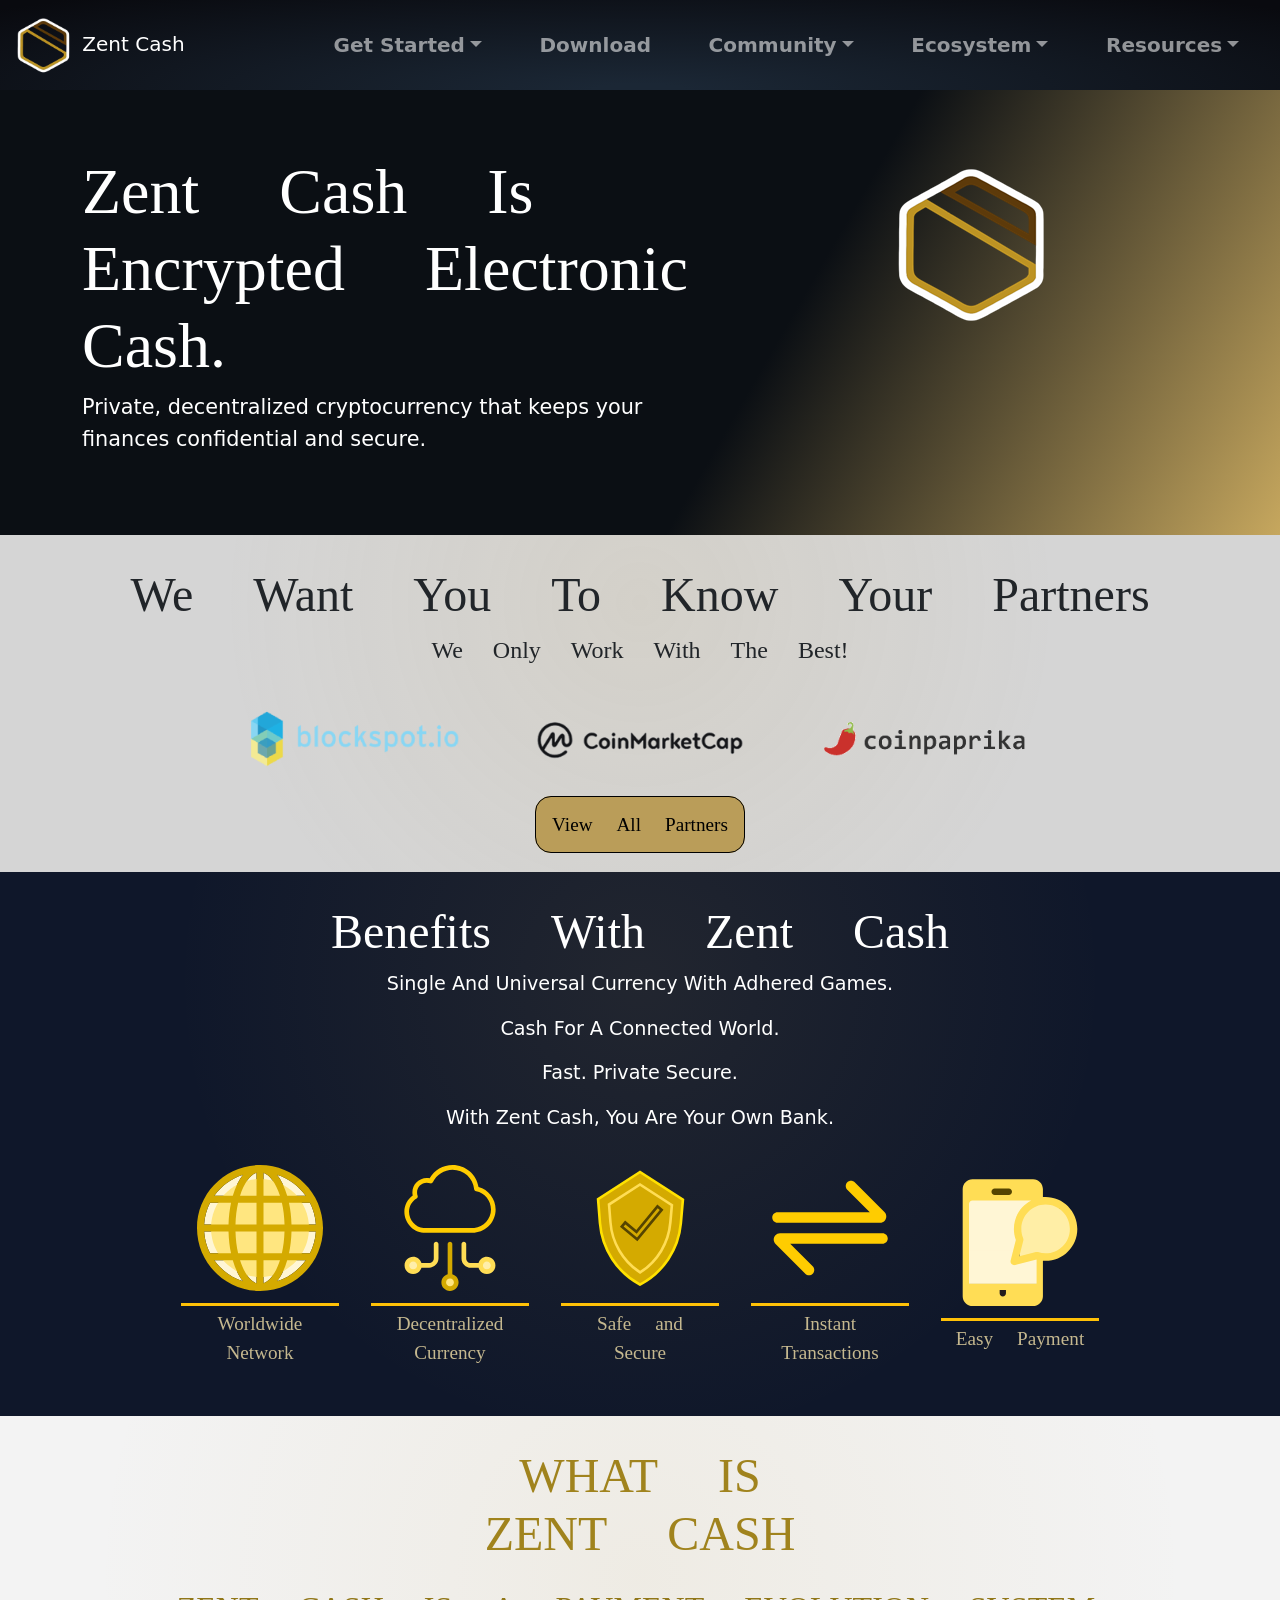
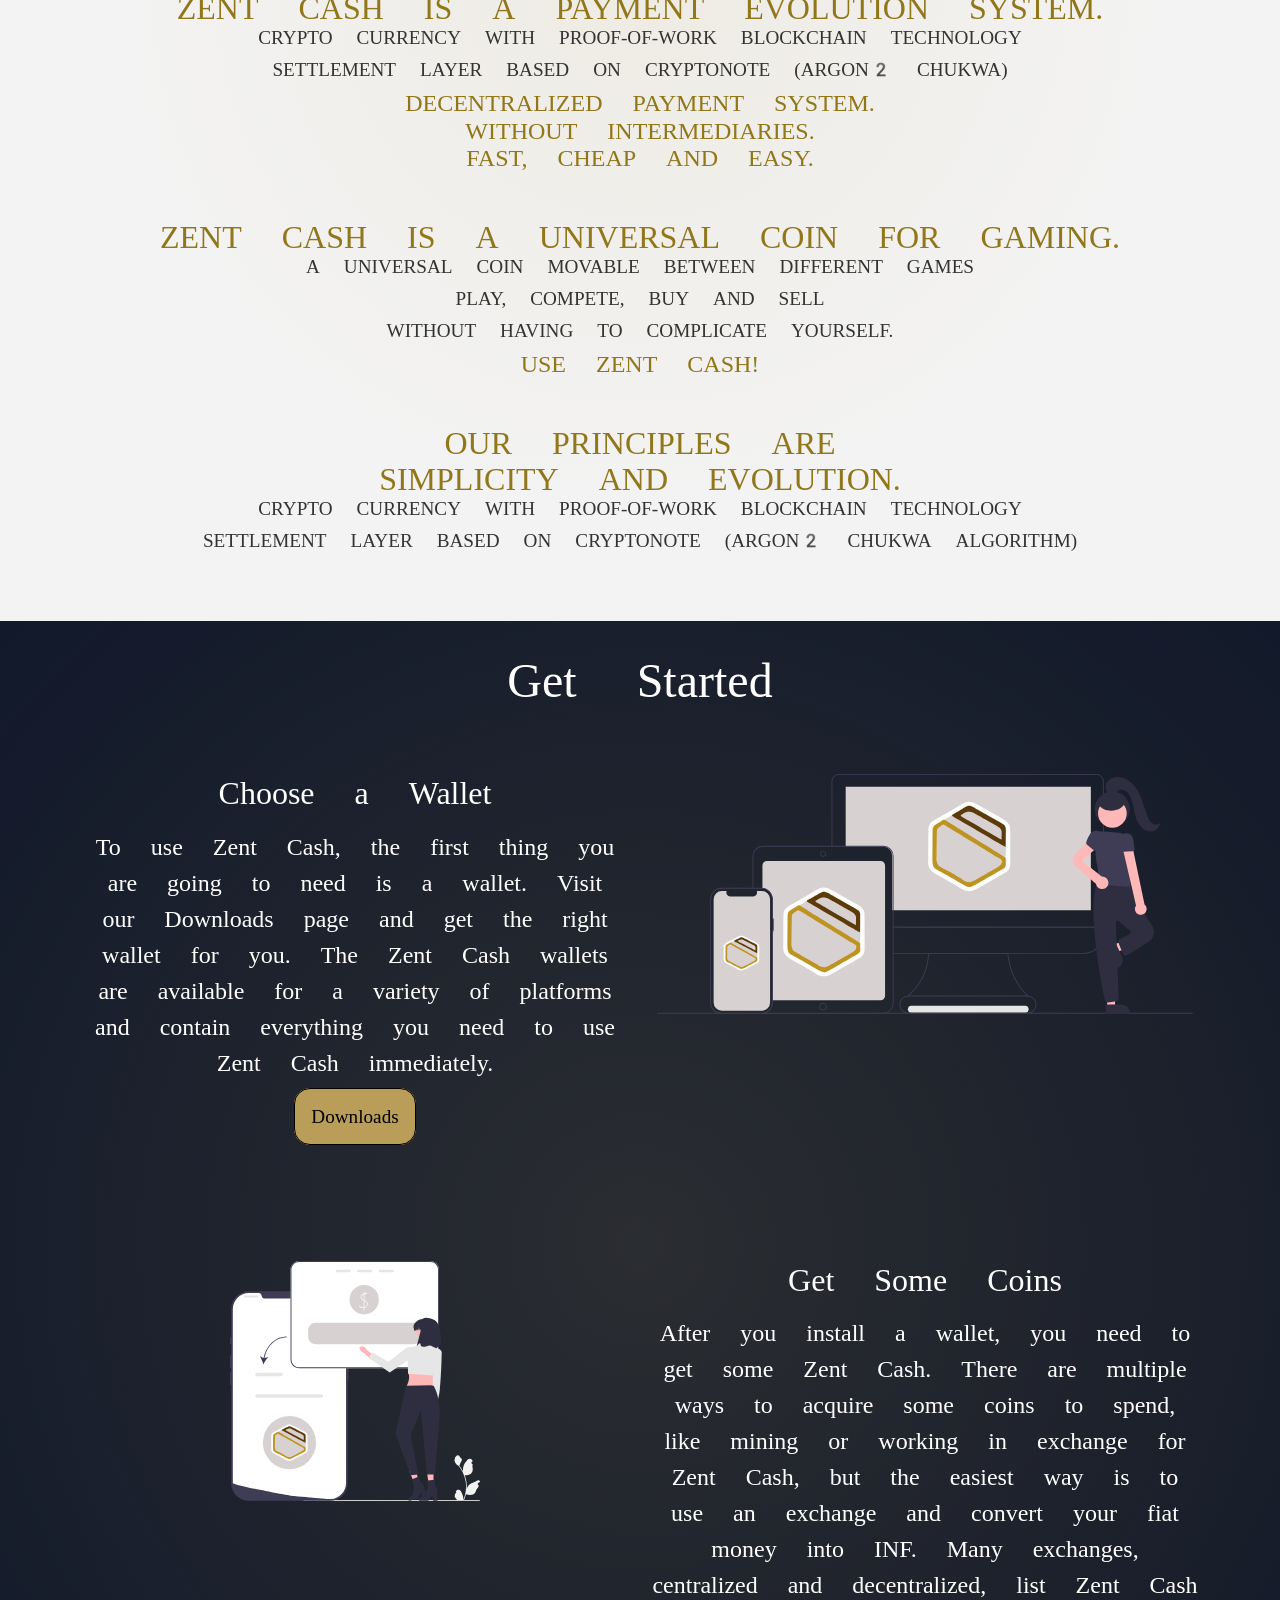
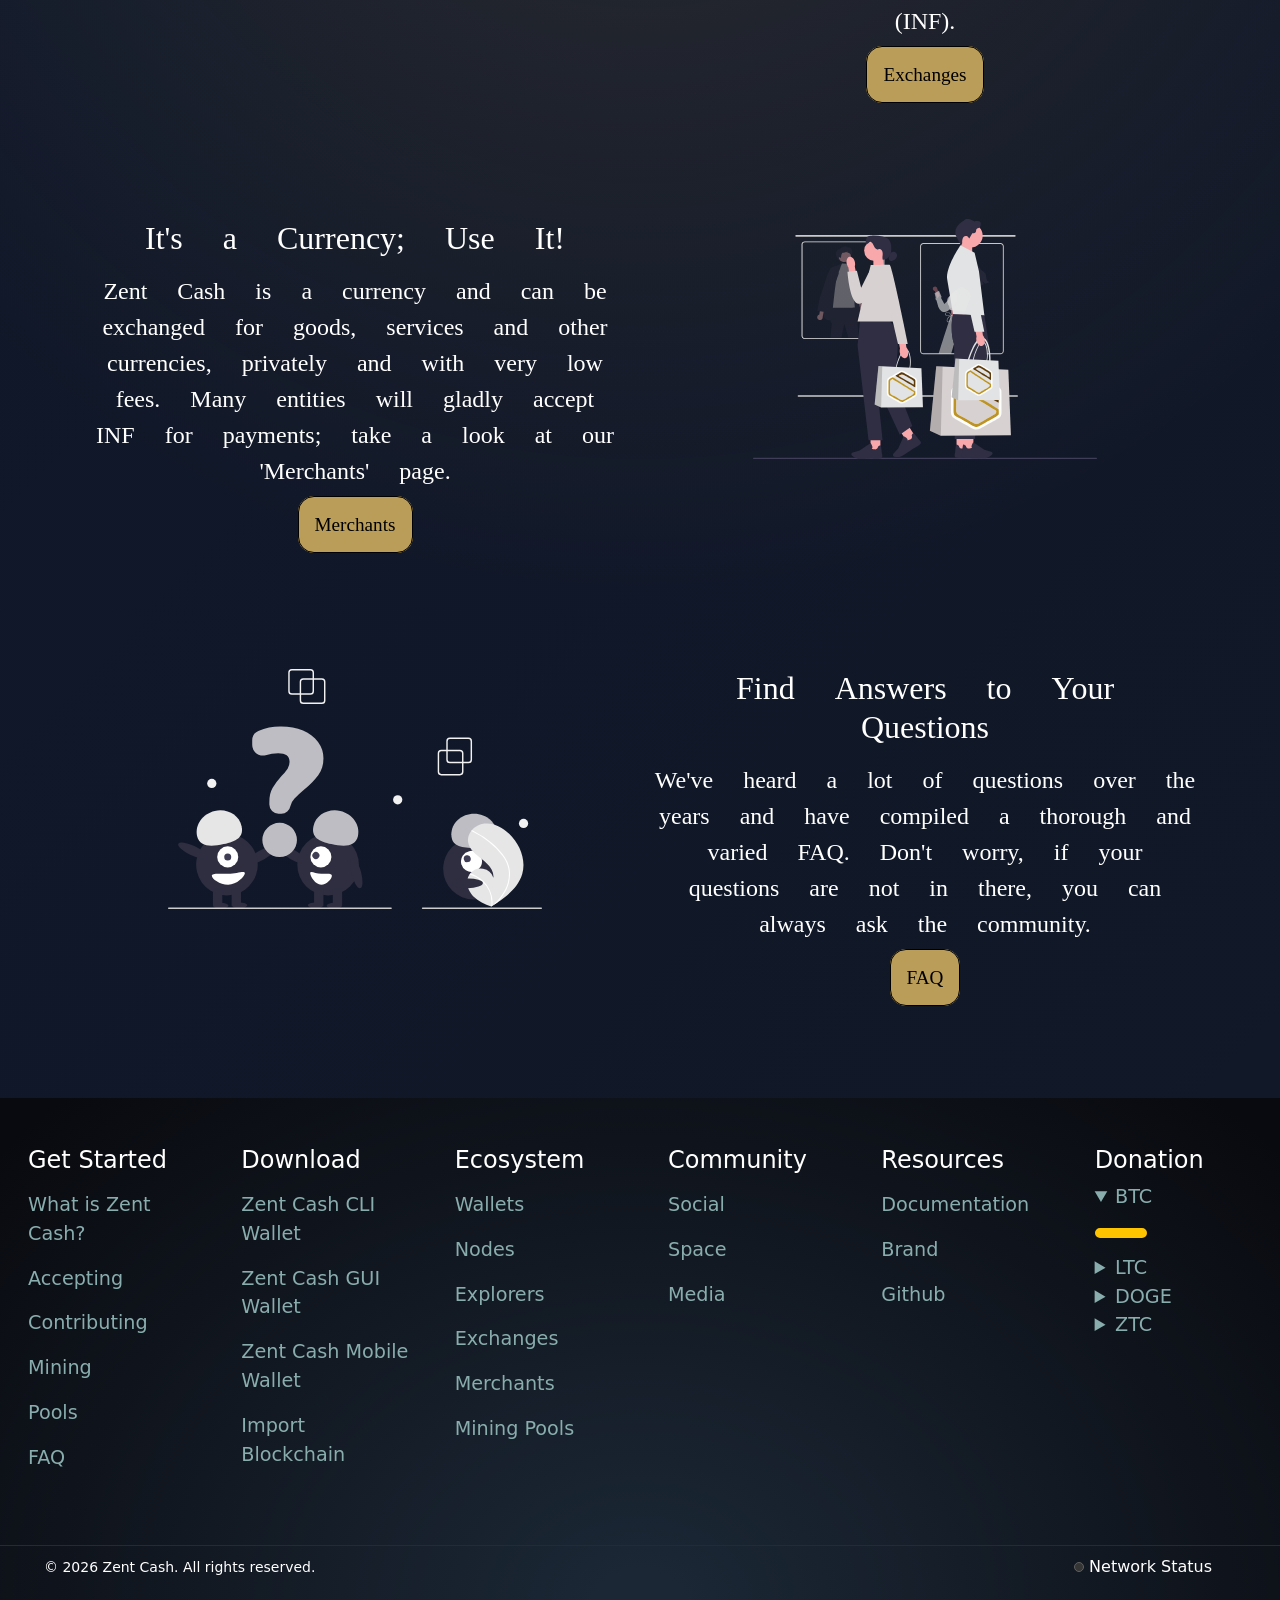
<file: index.html>
<!DOCTYPE html>
<html lang="en">
    <head>
      <meta charset="UTF-8"/>
      <meta name="viewport" content="width=device-width, initial-scale=1.0"/>
      <meta name="title" content="Zent Cash | Global Decentralized Payment Network For The Gaming World"/>
      <meta name="description" content="Zent Cash is a digital currency that you can spend anywhere. Use Zent Cash to make secure, instant and private payments online or in any store using our secure open source platform hosted by thousands of users worldwide."/>
      <meta name="keywords" content="Zent, Zent Cash, digital currency, secure currency, instant payment, spend anywhere, payment online, private payment, cryptocurrency, wallet, wallet mobile, anonymous transactions, blockchain, e-sports, crypto-games, games-crypto, games, crypto, ecommerce, e-commerce, your bank, your money, for everyone"/>
      <meta property="og:title" content="Zent Cash | Global Decentralized Payment Network For The Gaming World"/>
      <meta property="og:description" content="Zent Cash is a digital currency that you can spend anywhere. Use Zent Cash to make secure, instant and private payments online or in any store using our secure open source platform hosted by thousands of users worldwide."/>
      <meta property="og:image" content="https://www.zent.cash/assets/img/zentcash.jpg"/>
      <meta property="og:url" content="https://www.zent.cash"/>
      <meta property="og:site_name" content="Zent Cash | Global Decentralized Payment Network For The Gaming World"/>
      <meta property="og:locale" content="en_US"/>
      <meta property="og:type" content="article"/>
      <meta http-equiv="Content-Security-Policy" content="default-src 'self'; connect-src 'self' https://explorer.zent.cash">
      <link rel="shortcut icon" href="assets/img/icons/favicon.ico" type="image/x-icon">
      <link rel="apple-touch-icon" href="assets/img/icons/apple-touch-icon.png"/>
      <link rel="apple-touch-icon" sizes="57x57" href="assets/img/icons/apple-touch-icon-57x57.png"/>
      <link rel="apple-touch-icon" sizes="72x72" href="assets/img/icons/apple-touch-icon-72x72.png"/>
      <link rel="apple-touch-icon" sizes="76x76" href="assets/img/icons/apple-touch-icon-76x76.png"/>
      <link rel="apple-touch-icon" sizes="114x114" href="assets/img/icons/apple-touch-icon-114x114.png"/>
      <link rel="apple-touch-icon" sizes="120x120" href="assets/img/icons/apple-touch-icon-120x120.png"/>
      <link rel="apple-touch-icon" sizes="144x144" href="assets/img/icons/apple-touch-icon-144x144.png"/>
      <link rel="apple-touch-icon" sizes="152x152" href="assets/img/icons/apple-touch-icon-152x152.png"/>
      <link rel="apple-touch-icon" sizes="180x180" href="assets/img/icons/apple-touch-icon-180x180.png"/>
      <link rel="stylesheet" href="assets/vendors/bootstrap/css/bootstrap.min.css"/>
      <link rel="stylesheet" href="assets/css/global.css"/>
      <link rel="stylesheet" href="assets/css/homepage.css"/>
      <link rel="stylesheet" href="assets/css/effects.min.css">   
      <title>Zent Cash | Global Decentralized Payment Network For The Gaming World</title>
    </head>
    <body>

    <!-- Menu Classic Init-->
    <nav class="navbar sticky-top navbar-expand-lg bg-body-tertiary" data-bs-theme="dark">
      <div class="container-fluid">
        <a class="navbar-brand" href="/"><img  alt="zentcash-logo" loading="lazy" src="/assets/img/icons/logo.webp" alt="Zent Cash" width="64" height="64"> Zent Cash</a>
        <button class="navbar-toggler" type="button" data-bs-toggle="collapse" data-bs-target="#navbarNavDropdown" aria-controls="navbarNavDropdown" aria-expanded="false" aria-label="Toggle navigation">
          <span class="navbar-toggler-icon"></span>
        </button>
        <div class="collapse navbar-collapse" id="navbarNavDropdown">
          <ul class="navbar-nav">
            <li class="nav-item dropdown">
              <a class="nav-link dropdown-toggle" role="menu" data-bs-toggle="dropdown" aria-expanded="false">Get Started</a>
              <ul class="dropdown-menu">
                <li><a class="dropdown-item" href="/get-started/what-is-zentcash/">What is Zent Cash?</a></li>
                <li><a class="dropdown-item" href="/get-started/accepting/">Accepting</a></li>
                <li><a class="dropdown-item" href="/get-started/contributing/">Contributing</a></li>
                <li><a class="dropdown-item" href="/get-started/mining/">Mining</a></li>

              </ul>
            </li>
            <li class="nav-item">
              <a class="nav-link" href="/download">Download</a>
            </li>
            <li class="nav-item dropdown">
              <a class="nav-link dropdown-toggle" role="menu" data-bs-toggle="dropdown" aria-expanded="false">Community</a>
              <ul class="dropdown-menu">
                <li><a class="dropdown-item" href="/community/social/">Social</a></li>
                <li><a class="dropdown-item" href="/community/space/">Space</a></li>
                <li><a class="dropdown-item" href="/community/media/">Media</a></li>
              </ul>
            </li>
            <li class="nav-item dropdown">
              <a class="nav-link dropdown-toggle" role="menu" data-bs-toggle="dropdown" aria-expanded="false">Ecosystem</a>
              <ul class="dropdown-menu">
                <li><a class="dropdown-item" href="/ecosystem/wallets/">Wallets</a></li>
                <li><a class="dropdown-item" href="/ecosystem/nodes/">Nodes</a></li>                
                <li><a class="dropdown-item" href="/ecosystem/explorers/">Explorers</a></li>
                <li><a class="dropdown-item" href="/ecosystem/exchanges/">Exchanges</a></li>
                <li><a class="dropdown-item" href="/ecosystem/merchants/">Merchants</a></li>
                <li><a class="dropdown-item" href="/ecosystem/mining-pools/">Mining Pools</a></li>
              </ul>
            </li>
            <li class="nav-item dropdown">
              <a class="nav-link dropdown-toggle" role="menu" data-bs-toggle="dropdown" aria-expanded="false">Resources</a>
              <ul class="dropdown-menu">
                <li><a class="dropdown-item" target="_blank" href="https://docs.zent.cash/">Documentation</a></li>
                <li><a class="dropdown-item" target="_blank" href="https://github.com/ZentCashFoundation">Github</a></li>
              </ul>
            </li>
          </ul>
        </div>
      </div>
    </nav>
    <!-- Menu Classic End-->

      <section class="zentcash-presentation">
          <div class="container">
            <div class="row"> 
                <div class="col-12 col-sm-12 col-md-12 col-lg-7">                
                    <h1 class="zentcash-presentation-title">Zent Cash is encrypted electronic cash.</h1>
                    <p class="zentcash-presentation-description">Private, decentralized cryptocurrency that keeps your finances confidential and secure.</p>
                </div>
                <div class="col-12 col-sm-12 col-md-12 col-lg-5">
                  <div class="zentcash-presentation-image">
                    <img loading="lazy" src="/assets/img/icons/apple-touch-icon-180x180.png" alt="Zent Cash">
                  </div>  
                </div>
            </div>
          </div>
      </section>

      <section class="zentcash-partners">
          <div class="container">
            <div class="row flex-justify-content"> 
                <div class="col-12 col-sm-12 col-md-12 col-lg-12">                
                    <h1 class="zentcash-partners-title">We want you to know your partners</h1>
                    <p class="zentcash-partners-description">We only work with the best!</p>
                </div>
                <div class="col-12 col-sm-3 col-md-3 col-lg-3">
                    <img loading="lazy" src="/assets/img/partners/blockspot.png" alt="Blockspot">              
                </div>
                <div class="col-12 col-sm-3 col-md-3 col-lg-3">
                    <img loading="lazy" src="/assets/img/partners/coinmarketcap.png" alt="CoinMarketCap">              
                </div>
                <div class="col-12 col-sm-3 col-md-3 col-lg-3">
                    <img loading="lazy" src="/assets/img/partners/coinpaprika.png" alt="Zent Cash">              
                </div>
                <div class="col-12 col-sm-12 col-md-12 col-lg-12">
                  <div class="zentcash-partners-view-all-buttom-container">                
                      <a class="zentcash-partners-view-all-buttom" href="#">View All Partners</a>
                  </div>    
                </div>                                 
            </div>
          </div>
      </section>

      <section class="zentcash-features">
          <div class="container">
            <div class="row flex-justify-content"> 
                <div class="col-12 col-sm-12 col-md-12 col-lg-12">                
                    <h1 class="zentcash-features-title">Benefits with zent cash</h1>
                    <p class="zentcash-features-description">Single and universal currency with adhered games.</p>
                    <p class="zentcash-features-description">Cash for a connected world.</p>
                    <p class="zentcash-features-description"> Fast. Private Secure.</p>
                    <p class="zentcash-features-description">With Zent Cash, You Are Your Own Bank.</p>
                </div>
              
                <div class="col-12 col-sm-6 col-md-4 col-lg-2 feature-item">
                    <img loading="lazy" src="/assets/img/features/worldwidenetwork.svg" alt="Worldwide Network">
                    <div class="feature-title">Worldwide Network</div>             
                </div>
                <div class="col-12 col-sm-6 col-md-4 col-lg-2 feature-item">
                    <img loading="lazy" src="/assets/img/features/decentralizedcurrency.svg" alt="Decentralized Currency">
                    <div class="feature-title">Decentralized Currency</div> 
                </div>
                <div class="col-12 col-sm-6 col-md-4 col-lg-2 feature-item">
                    <img loading="lazy" src="/assets/img/features/safeandsecure.svg" alt="Safe and Secure">
                    <div class="feature-title">Safe and Secure</div>              
                </div>
                <div class="col-12 col-sm-6 col-md-4 col-lg-2 feature-item">
                    <img loading="lazy" src="/assets/img/features/instanttransactions.svg" alt="Instant Transactions">
                    <div class="feature-title">Instant Transactions</div>              
                </div>
                <div class="col-12 col-sm-6 col-md-4 col-lg-2 feature-item">
                    <img loading="lazy" src="/assets/img/features/easypayment2.svg" alt="Easy Payment">
                    <div class="feature-title">Easy Payment</div>              
                </div>

            </div>
          </div>
      </section>

       <section class="zentcash-works">
          <div class="container">
            <div class="row"> 
                <div class="col-12 col-sm-12 col-md-12 col-lg-12">                
                    <h1 class="zentcash-works-title">What is <br> zent cash</h1>
                    <div class="zentcash-works-item">
                        <h2 class="zentcash-works-subtitle">Zent Cash is a payment evolution system.</h2>
                        <p class="zentcash-works-description">Crypto currency with proof-of-work blockchain technology</p>
                        <p class="zentcash-works-description">Settlement layer based on cryptonote (argon2 chukwa)</p>
                        <h3 class="zentcash-works-subtitle">Decentralized payment system.</h3>
                        <h3 class="zentcash-works-subtitle">Without intermediaries.</h3>
                        <h3 class="zentcash-works-subtitle">Fast, cheap and easy.</h3>
                    </div>
                    <div class="zentcash-works-item">
                        <h2 class="zentcash-works-subtitle">Zent Cash is a universal coin for gaming.</h2>
                        <p class="zentcash-works-description">A universal coin movable between different games</p>
                        <p class="zentcash-works-description">Play, compete, buy and sell</p>
                        <p class="zentcash-works-description">Without having to complicate yourself.</p>
                        <h3 class="zentcash-works-subtitle">Use Zent Cash!</h3>
                    </div>
                    <div class="zentcash-works-item">
                        <h2 class="zentcash-works-subtitle">Our principles are</h2>
                        <h2 class="zentcash-works-subtitle">Simplicity and evolution.</h2>
                        <p class="zentcash-works-description">Crypto currency with proof-of-work blockchain technology</p>
                        <p class="zentcash-works-description">Settlement layer based on cryptonote (argon2 chukwa algorithm)</p>
                    </div>                    
                </div>
            </div>
          </div>
      </section>

      <section class="zentcash-get-started">
          <div class="container">
            <div class="row flex-justify-content"> 
              <h1 class="zentcash-get-started-title"><span>Get Started</span></h1>
          
              <div class="col-12">
                <div class="row">
                  <div class="col-12 col-sm-12 col-md-12 col-lg-6 zentcash-get-started-item">
                    <div>
                      <h5>Choose a Wallet</h5>
                      <p>To use Zent Cash, the first thing you are going to need is a wallet. Visit our Downloads page and get the right wallet for you. The Zent Cash wallets are available for a variety of platforms and contain everything you need to use Zent Cash immediately.</p> 
                      <p><a href="/download/" class="button-homepage-get-started">Downloads</a></p>    
                    </div>
                  </div>
                  <div class="col-12 col-sm-12 col-md-12 col-lg-6 zentcash-get-started-item">
                    <div class="image-center">
                      <img alt="choose-wallet" loading="lazy" src="assets/img/get-started/choose-wallet.svg">   
                    </div>
                  </div>
                </div>
              </div>

              <div class="col-12">
                <div class="row row-reverse-flex">    
                  <div class="col-12 col-sm-12 col-md-12 col-lg-6 zentcash-get-started-item">
                    <div>
                      <h5>Get Some Coins</h5>
                      <p>After you install a wallet, you need to get some Zent Cash. There are multiple ways to acquire some coins to spend, like mining or working in exchange for Zent Cash, but the easiest way is to use an exchange and convert your fiat money into INF. Many exchanges, centralized and decentralized, list Zent Cash (INF).</p> 
                      <p><a href="/ecosystem/exchanges/" class="button-homepage-get-started">Exchanges</a></p>    
                    </div>
                  </div>
                  <div class="col-12 col-sm-12 col-md-12 col-lg-6 zentcash-get-started-item">
                    <div class="image-center">
                      <img alt="exchange-dolar" loading="lazy" src="assets/img/get-started/exchange-dolar.svg">   
                    </div>
                  </div>
                </div>
              </div>

              <div class="col-12">
                <div class="row">    
                  <div class="col-12 col-sm-12 col-md-12 col-lg-6 zentcash-get-started-item">
                    <div>
                      <h5>It's a Currency; Use It!</h5>
                      <p>Zent Cash is a currency and can be exchanged for goods, services and other currencies, privately and with very low fees. Many entities will gladly accept INF for payments; take a look at our 'Merchants' page.</p> 
                      <p><a href="/ecosystem/merchants/" class="button-homepage-get-started">Merchants</a></p>    
                    </div>
                  </div>
                  <div class="col-12 col-sm-12 col-md-12 col-lg-6 zentcash-get-started-item">
                    <div class="image-center">
                      <img alt="accepted-here" loading="lazy" src="assets/img/get-started/accepted-here.svg">
                    </div>
                  </div>
                </div>
              </div>

              <div class="col-12">
                <div class="row row-reverse-flex">      
                  <div class="col-12 col-sm-12 col-md-12 col-lg-6 zentcash-get-started-item">
                    <div>
                      <h5>Find Answers to Your Questions</h5>
                      <p>We've heard a lot of questions over the years and have compiled a thorough and varied FAQ. Don't worry, if your questions are not in there, you can always ask the community.</p> 
                      <p><a href="/get-started/faq/" class="button-homepage-get-started">FAQ</a></p>    
                    </div>
                  </div>
                  <div class="col-12 col-sm-12 col-md-12 col-lg-6 zentcash-get-started-item">
                    <div class="image-center">
                      <img alt="faq" loading="lazy" src="assets/img/get-started/faq.svg">
                    </div>
                  </div>    
                </div>
              </div>
                               
            </div>
          </div>
      </section>



        <footer class="footer">
          <div class="footer-menus">
            <div class="container">
                <div class="row">
                    <div class="col-6 col-sm-6 col-md-6 col-lg-4 col-xl-2">
                      <div class="footer-menu">
                        <h4>Get Started</h4>
                        <a class="footer-item" href="/get-started/what-is-zentcash">What is Zent Cash?</a>
                        <a class="footer-item" href="/get-started/accepting">Accepting</a>
                        <a class="footer-item" href="/get-started/contributing">Contributing</a>
                        <a class="footer-item" href="/get-started/mining">Mining</a>
                        <a class="footer-item" href="/get-started/pools">Pools</a>
                        <a class="footer-item" href="/get-started/faq">FAQ</a>
                      </div>
                    </div>
                    <div class="col-6 col-sm-6 col-md-6 col-lg-4 col-xl-2">
                      <div class="footer-menu">
                        <h4>Download</h4>
                        <a class="footer-item" href="/download/#zentcash-cli-wallet">Zent Cash CLI Wallet</a>
                        <a class="footer-item" href="/download/#zentcash-gui-wallet">Zent Cash GUI Wallet</a>
                        <a class="footer-item" href="/download/#zentcash-mobile-and-light-wallet">Zent Cash Mobile Wallet</a>
                        <a class="footer-item" href="/download/#zentcash-import-blockchain">Import Blockchain</a>
                      </div>  
                    </div>
                    <div class="col-6 col-sm-6 col-md-6 col-lg-4 col-xl-2">
                      <div class="footer-menu">
                        <h4>Ecosystem</h4>
                        <a class="footer-item" href="/ecosystem/wallets">Wallets</a>
                        <a class="footer-item" href="/ecosystem/nodes">Nodes</a>
                        <a class="footer-item" href="/ecosystem/explorers">Explorers</a>
                        <a class="footer-item" href="/ecosystem/exchanges">Exchanges</a>
                        <a class="footer-item" href="/ecosystem/merchants">Merchants</a>
                        <a class="footer-item" href="/ecosystem/mining-pools">Mining Pools</a>
                      </div>  
                    </div>
                    <div class="col-6 col-sm-6 col-md-6 col-lg-4 col-xl-2">
                      <div class="footer-menu">
                        <h4>Community</h4>
                        <a class="footer-item" href="/community/social">Social</a>
                        <a class="footer-item" href="/community/space">Space</a>
                        <a class="footer-item" href="/community/media">Media</a>
                      </div>  
                    </div>
                    <div class="col-6 col-sm-6 col-md-6 col-lg-4 col-xl-2">
                      <div class="footer-menu">
                        <h4>Resources</h4>
                        <a class="footer-item" target="_blank" href="https://docs.zent.cash/">Documentation</a>
                        <a class="footer-item" target="_blank" href="https://github.com/ZentCashFoundation/brand">Brand</a>
                        <a class="footer-item" target="_blank" href="https://github.com/ZentCashFoundation">Github</a>
                      </div>  
                    </div>
                    <div class="col-6 col-sm-6 col-md-6 col-lg-4 col-xl-2">
                      <div class="footer-menu">
                        <h4>Donation</h4>
                        <details open>
                            <summary>BTC</summary>
                            <div class="donation-qr">
                              <img class="btc" loading="lazy" src="/assets/img/donations/btc-qr.webp" alt="BTC QR Code">
                            </div>  
                        </details>
                        <details>
                            <summary>LTC</summary>
                            <div class="donation-qr">
                              <img class="ltc" loading="lazy" src="/assets/img/donations/ltc-qr.webp" alt="LTC QR Code">
                            </div>  
                        </details>
                        <details>
                            <summary>DOGE</summary>
                            <div class="donation-qr">
                              <img class="doge" loading="lazy" src="/assets/img/donations/doge-qr.webp" alt="DOGE QR Code">
                            </div>  
                        </details>                        
                        <details>
                            <summary>ZTC</summary>
                            <div class="donation-qr">
                              <img class="ztc" loading="lazy" src="/assets/img/donations/ztc-qr.webp" alt="ZTC QR Code">
                            </div>  
                        </details>
                      </div>  
                    </div>
                </div>         
            </div>
          </div>  
            <div class="container">
                <div class="row flex-justify-content">
                    <div class="col-6">
                        <p class="copyright">&copy; <span id="currentyear">2026</span> Zent Cash. All rights reserved.</p>
                    </div>
                    <div class="col-6">
                      <div class="networkStatusMenu">
                        <p class="networkStatus"><span id="networkStatus"></span> Network Status</p>
                        <div class="blockchaininfo">
                          <p>Height: <span id="height">...</p>
                          <p>Mempool: <span id="mempool">...<p>
                          <p>TXs: <span id="txsCount">...<p>
                          <p>Peers: <span id="peersCount">...</p>  
                        </div>
                      </div>  
                    </div>
                </div>         
            </div>
        </footer>

        <!-- Basic Script -->
        <script type="text/javascript" src="assets/vendors/jquery/jquery.min.js"></script>
        <script type="text/javascript" src="assets/vendors/bootstrap/js/bootstrap.bundle.min.js"></script>
        <script type="text/javascript" src="assets/js/global.js"></script>
        <script type="text/javascript" src="assets/js/schema-organization.js"></script>
    </body>
</html>
</file>
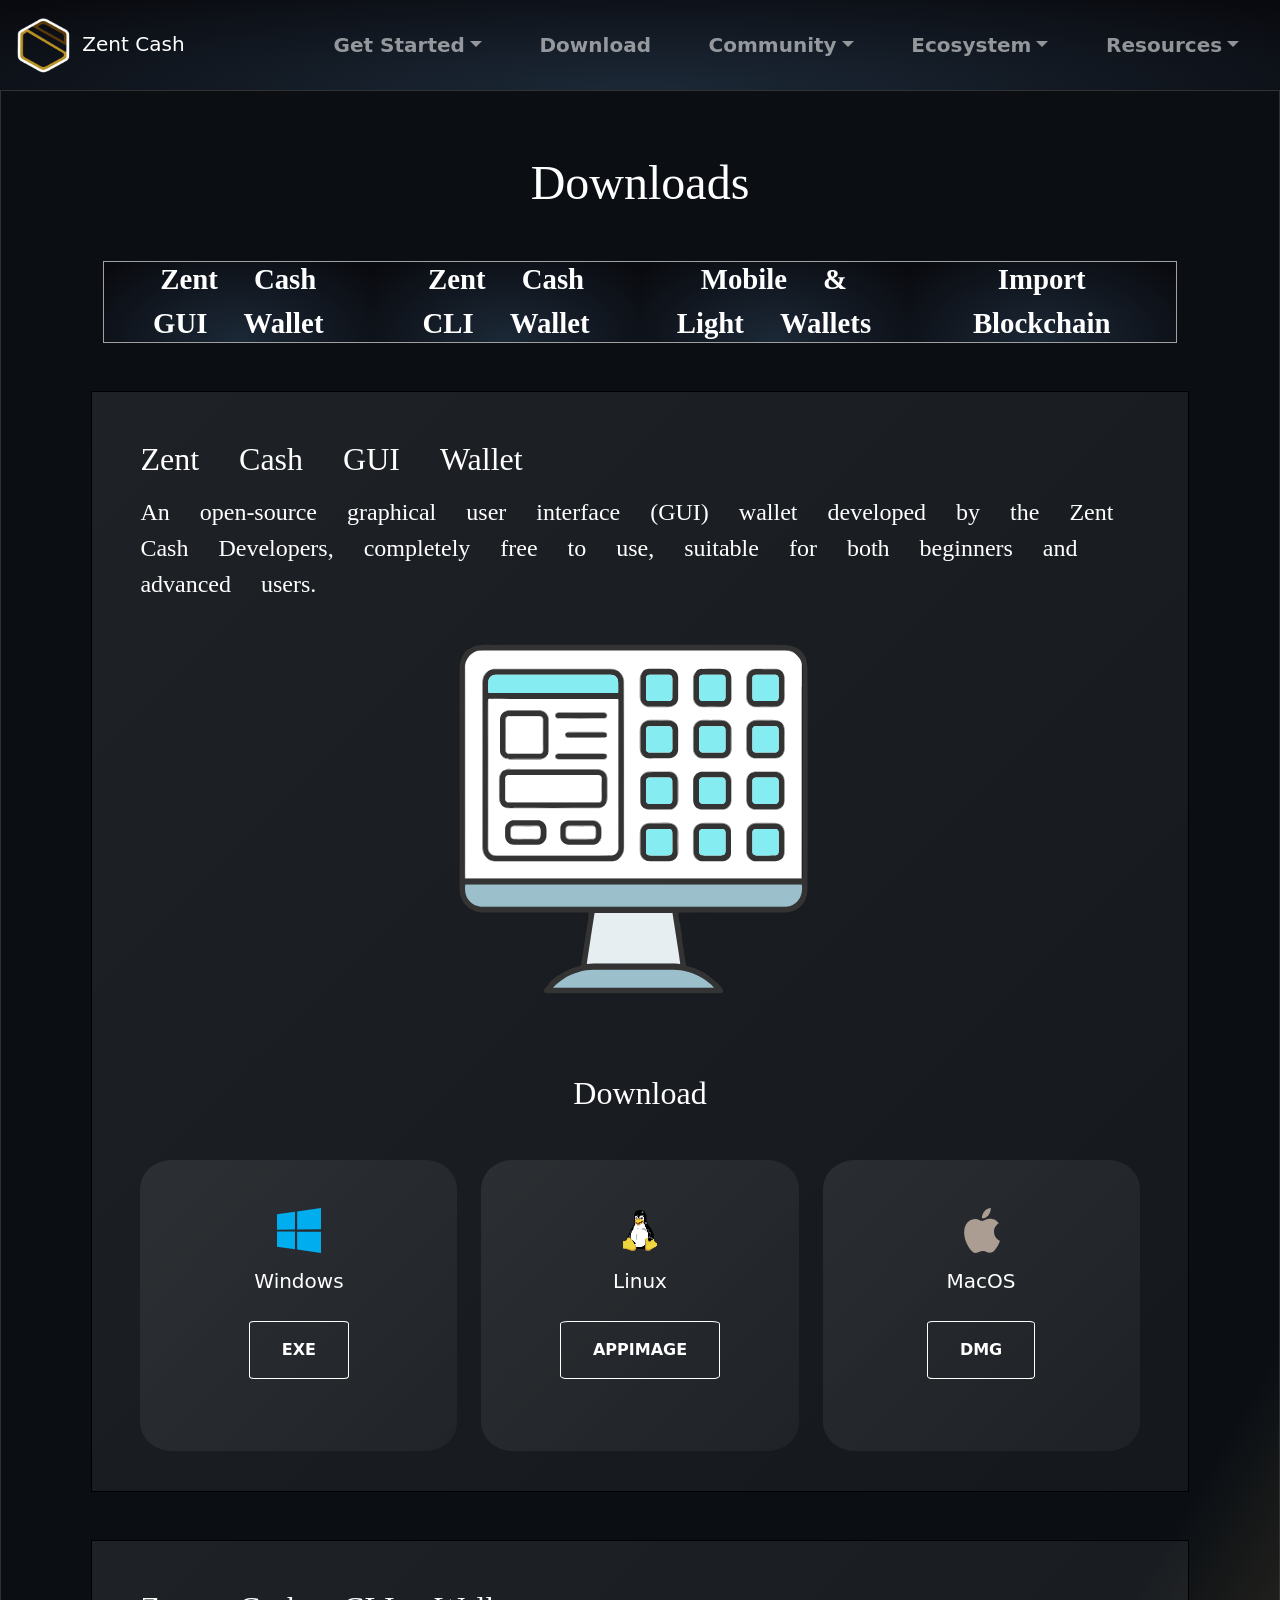
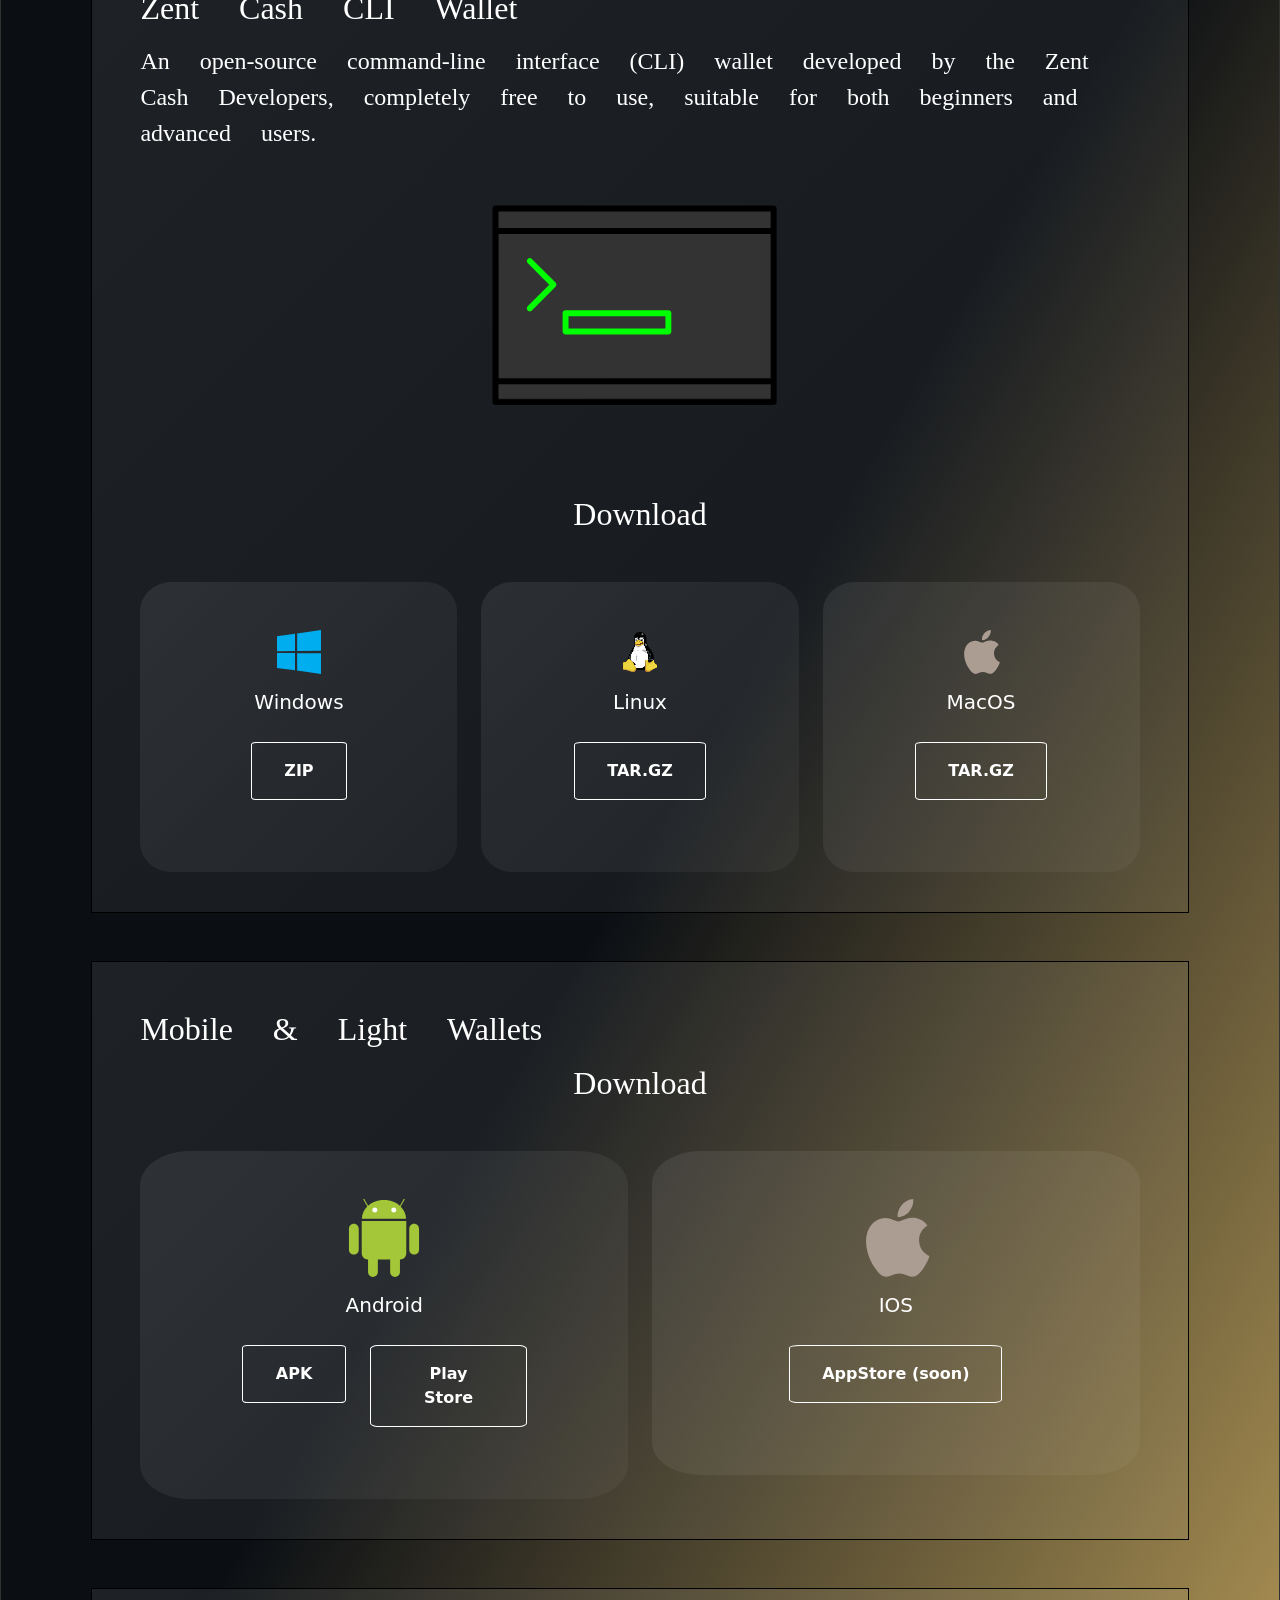
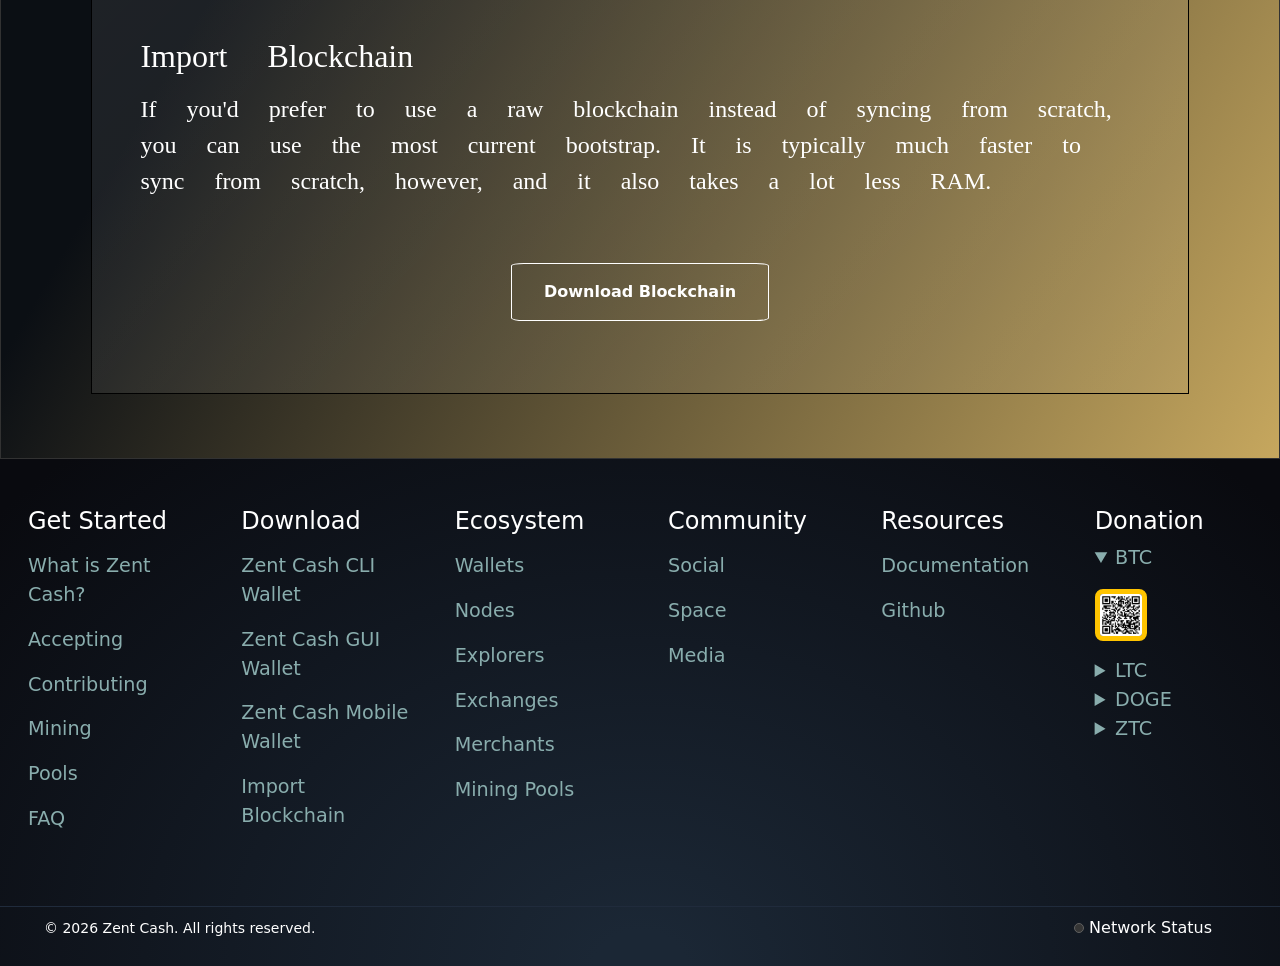
<file: download/index.html>
<!DOCTYPE html>
<html lang="en">
    <head>
      <meta charset="UTF-8"/>
      <meta name="viewport" content="width=device-width, initial-scale=1.0"/>
      <meta name="title" content="Download | Zent Cash | Global Decentralized Payment Network For The Gaming World"/>
      <meta name="description" content="Zent Cash is a digital currency that you can spend anywhere. Use Zent Cash to make secure, instant and private payments online or in any store using our secure open source platform hosted by thousands of users worldwide."/>
      <meta name="keywords" content="Zent, Zent Cash, digital currency, secure currency, instant payment, spend anywhere, payment online, private payment, cryptocurrency, wallet, wallet mobile, anonymous transactions, blockchain, e-sports, crypto-games, games-crypto, games, crypto, ecommerce, e-commerce, your bank, your money, for everyone"/>
      <meta property="og:title" content="Download | Zent Cash | Global Decentralized Payment Network For The Gaming World"/>
      <meta property="og:description" content="Zent Cash is a digital currency that you can spend anywhere. Use Zent Cash to make secure, instant and private payments online or in any store using our secure open source platform hosted by thousands of users worldwide."/>
      <meta property="og:image" content="https://www.zent.cash/assets/img/icons/logo.webp"/>
      <meta property="og:url" content="https://www.zent.cash"/>
      <meta property="og:site_name" content="Download | Zent Cash | Global Decentralized Payment Network For The Gaming World"/>
      <meta property="og:locale" content="en_US"/>
      <meta property="og:type" content="article"/>
      <meta http-equiv="Content-Security-Policy" content="default-src 'self'; connect-src 'self' https://explorer.zent.cash">
      <link rel="shortcut icon" href="/assets/img/icons/favicon.ico" type="image/x-icon">
      <link rel="apple-touch-icon" href="/assets/img/icons/apple-touch-icon.png"/>
      <link rel="apple-touch-icon" sizes="57x57" href="/assets/img/icons/apple-touch-icon-57x57.png"/>
      <link rel="apple-touch-icon" sizes="72x72" href="/assets/img/icons/apple-touch-icon-72x72.png"/>
      <link rel="apple-touch-icon" sizes="76x76" href="/assets/img/icons/apple-touch-icon-76x76.png"/>
      <link rel="apple-touch-icon" sizes="114x114" href="/assets/img/icons/apple-touch-icon-114x114.png"/>
      <link rel="apple-touch-icon" sizes="120x120" href="/assets/img/icons/apple-touch-icon-120x120.png"/>
      <link rel="apple-touch-icon" sizes="144x144" href="/assets/img/icons/apple-touch-icon-144x144.png"/>
      <link rel="apple-touch-icon" sizes="152x152" href="/assets/img/icons/apple-touch-icon-152x152.png"/>
      <link rel="apple-touch-icon" sizes="180x180" href="/assets/img/icons/apple-touch-icon-180x180.png"/>
      <link rel="stylesheet" href="/assets/vendors/bootstrap/css/bootstrap.min.css"/>
      <link rel="stylesheet" href="/assets/css/global.css"/>
      <link rel="stylesheet" href="/assets/css/downloads.css"/>
      <link rel="stylesheet" href="/assets/css/effects.min.css">   
      <title>Download | Zent Cash | Global Decentralized Payment Network For The Gaming World</title>
    </head>
    <body>
        <!-- Menu Classic Init-->
        <nav class="navbar sticky-top navbar-expand-lg bg-body-tertiary" data-bs-theme="dark">
          <div class="container-fluid">
            <a class="navbar-brand" href="/"><img  alt="zentcash-logo" loading="lazy" src="/assets/img/icons/logo.webp" alt="Zent Cash" width="64" height="64"> Zent Cash</a>
            <button class="navbar-toggler" type="button" data-bs-toggle="collapse" data-bs-target="#navbarNavDropdown" aria-controls="navbarNavDropdown" aria-expanded="false" aria-label="Toggle navigation">
              <span class="navbar-toggler-icon"></span>
            </button>
            <div class="collapse navbar-collapse" id="navbarNavDropdown">
              <ul class="navbar-nav">
                <li class="nav-item dropdown">
                  <a class="nav-link dropdown-toggle" role="menu" data-bs-toggle="dropdown" aria-expanded="false">Get Started</a>
                  <ul class="dropdown-menu">
                    <li><a class="dropdown-item" href="/get-started/what-is-zentcash/">What is Zent Cash?</a></li>
                    <li><a class="dropdown-item" href="/get-started/accepting/">Accepting</a></li>
                    <li><a class="dropdown-item" href="/get-started/contributing/">Contributing</a></li>
                    <li><a class="dropdown-item" href="/get-started/mining/">Mining</a></li>

                  </ul>
                </li>
                <li class="nav-item">
                  <a class="nav-link" href="/download">Download</a>
                </li>
                <li class="nav-item dropdown">
                  <a class="nav-link dropdown-toggle" role="menu" data-bs-toggle="dropdown" aria-expanded="false">Community</a>
                  <ul class="dropdown-menu">
                    <li><a class="dropdown-item" href="/community/social/">Social</a></li>
                    <li><a class="dropdown-item" href="/community/space/">Space</a></li>
                    <li><a class="dropdown-item" href="/community/media/">Media</a></li>
                  </ul>
                </li>
                <li class="nav-item dropdown">
                  <a class="nav-link dropdown-toggle" role="menu" data-bs-toggle="dropdown" aria-expanded="false">Ecosystem</a>
                  <ul class="dropdown-menu">
                    <li><a class="dropdown-item" href="/ecosystem/wallets/">Wallets</a></li>
                    <li><a class="dropdown-item" href="/ecosystem/nodes/">Nodes</a></li>                
                    <li><a class="dropdown-item" href="/ecosystem/explorers/">Explorers</a></li>
                    <li><a class="dropdown-item" href="/ecosystem/exchanges/">Exchanges</a></li>
                    <li><a class="dropdown-item" href="/ecosystem/merchants/">Merchants</a></li>
                    <li><a class="dropdown-item" href="/ecosystem/mining-pools/">Mining Pools</a></li>
                  </ul>
                </li>
                <li class="nav-item dropdown">
                  <a class="nav-link dropdown-toggle" role="menu" data-bs-toggle="dropdown" aria-expanded="false">Resources</a>
                  <ul class="dropdown-menu">
                    <li><a class="dropdown-item" target="_blank" href="https://docs.zent.cash/">Documentation</a></li>
                    <li><a class="dropdown-item" target="_blank" href="https://github.com/ZentCashFoundation">Github</a></li>
                  </ul>
                </li>
              </ul>
            </div>
          </div>
        </nav>
        <!-- Menu Classic End-->

        <section class="zentcash-downloads">     
            <h1 class="zentcash-downloads-title">Downloads</h1>

            <div class="zentcash-downloads-main-menu">
                  <div class="col-12 col-sm-12 col-md-12 col-lg-3"><a class="zentcash-downloads-main-item" href="#zentcash-gui-wallet">Zent Cash GUI Wallet</a></div>
                  <div class="col-12 col-sm-12 col-md-12 col-lg-3"><a class="zentcash-downloads-main-item" href="#zentcash-cli-wallet">Zent Cash CLI Wallet</a></div>
                  <div class="col-12 col-sm-12 col-md-12 col-lg-3"><a class="zentcash-downloads-main-item" href="#zentcash-mobile-and-light-wallet">Mobile &amp; Light Wallets</a></div>
                  <div class="col-12 col-sm-12 col-md-12 col-lg-3"><a class="zentcash-downloads-main-item" href="#zentcash-import-blockchain">Import Blockchain</a></div>            
            </div>
            
            <div class="row">
              <div id="zentcash-gui-wallet">
                <div class="col-12">
                    <h4 class="zentcash-gui-wallet-title">Zent Cash GUI Wallet</h4>
                    <p>An open-source graphical user interface (GUI) wallet developed by the Zent Cash Developers, completely free to use, suitable for both beginners and advanced users.</p>
                    <div class="zentcash-wallet-photo">
                      <img src="/assets/img/system/gui.svg">
                    </div>
                  
                    <h4 class="zentcash-downloads-subtitle text-center">Download</h4>
                    <div class="row downloads">
                      <div class="col-12 col-sm-12 col-md-12 col-lg-4">
                        <div class="zentcash-target-wallet-align">
                          <div class="zentcash-target-wallet">
                            <img src="/assets/img/system/windows.svg">
                            <h5>Windows</h5>
                            <div class="bottom-wallet-align">
                              <a class="bottom-wallet" target="_blank" href="https://github.com/ZentCashFoundation/zentcash-wallet/releases/download/v3.5.0/Zent.Cash.Wallet.Setup.3.5.0.exe">EXE</a>
                            </div>
                          </div>
                        </div>  
                      </div>
                      <div class="col-12 col-sm-12 col-md-12 col-lg-4">
                        <div class="zentcash-target-wallet-align">
                          <div class="zentcash-target-wallet">                      
                            <img src="/assets/img/system/linux.svg">
                            <h5>Linux</h5>
                            <div class="bottom-wallet-align">
                              <a class="bottom-wallet" target="_blank" href="https://github.com/ZentCashFoundation/zentcash-wallet/releases/download/v3.5.0/Zent.Cash.Wallet-3.5.0.AppImage">APPIMAGE</a>
                            </div>
                          </div>
                        </div>  
                      </div>
                      <div class="col-12 col-sm-12 col-md-12 col-lg-4">
                        <div class="zentcash-target-wallet-align">
                          <div class="zentcash-target-wallet">
                            <img src="/assets/img/system/apple.svg">
                            <h5>MacOS</h5>
                            <div class="bottom-wallet-align">
                              <a class="bottom-wallet" target="_blank" href="https://github.com/ZentCashFoundation/zentcash-wallet/releases/download/v3.5.0/Zent.Cash.Wallet-3.5.0.dmg">DMG</a>
                            </div>
                          </div>
                        </div>  
                      </div>
                    </div>
                  </div>
                </div>
            </div>

            <div class="row">
              <div id="zentcash-cli-wallet">
                <div class="col-12">
                    <h4 class="zentcash-cli-wallet-title">Zent Cash CLI Wallet</h4>
                    <p>An open-source command-line interface (CLI) wallet developed by the Zent Cash Developers, completely free to use, suitable for both beginners and advanced users.</p>
                    <div class="zentcash-wallet-photo">
                      <img src="/assets/img/system/cli.svg">
                    </div>
                  
                    <h4 class="zentcash-downloads-subtitle text-center">Download</h4>
                    <div class="row downloads">
                      <div class="col-12 col-sm-12 col-md-12 col-lg-4">
                        <div class="zentcash-target-wallet-align">
                          <div class="zentcash-target-wallet">
                            <img src="/assets/img/system/windows.svg">
                            <h5>Windows</h5>
                            <div class="bottom-wallet-align">
                              <a class="bottom-wallet" target="_blank" href="https://github.com/ZentCashFoundation/Zent/releases/download/v1.28.4.2025/ZentCash-v1.28.4.2025-windows.zip">ZIP</a>
                            </div>
                          </div>
                        </div>  
                      </div>
                      <div class="col-12 col-sm-12 col-md-12 col-lg-4">
                        <div class="zentcash-target-wallet-align">
                          <div class="zentcash-target-wallet">                      
                            <img src="/assets/img/system/linux.svg">
                            <h5>Linux</h5>
                            <div class="bottom-wallet-align">
                              <a class="bottom-wallet" target="_blank" href="https://github.com/ZentCashFoundation/Zent/releases/download/v1.28.4.2025/ZentCash-v1.28.4.2025-linux.tar.gz">TAR.GZ</a>
                            </div>
                          </div>
                        </div>  
                      </div>
                      <div class="col-12 col-sm-12 col-md-12 col-lg-4">
                        <div class="zentcash-target-wallet-align">
                          <div class="zentcash-target-wallet">
                            <img src="/assets/img/system/apple.svg">
                            <h5>MacOS</h5>
                            <div class="bottom-wallet-align">
                              <a class="bottom-wallet" target="_blank" href="https://github.com/ZentCashFoundation/Zent/releases/download/v1.28.4.2025/ZentCash-v1.28.4.2025-osx.tar.gz">TAR.GZ</a>
                            </div>
                          </div>
                        </div>  
                      </div>
                    </div>
                  </div>
                </div>
            </div>

            <div class="row">
              <div id="zentcash-mobile-and-light-wallet">
                <div class="col-12">
                    <h4 class="zentcash-mobile-and-light-wallet-title">Mobile &amp; Light Wallets</h4>
                  
                    <h4 class="zentcash-downloads-subtitle text-center">Download</h4>
                    <div class="row downloads">
                      <div class="col-12 col-sm-12 col-md-12 col-lg-6">
                        <div class="zentcash-target-wallet-align">
                          <div class="zentcash-target-wallet">
                            <img src="/assets/img/system/android.svg">
                            <h5>Android</h5>
                            <div class="bottom-wallet-align">
                              <div class="row">
                                <div class="col-12 col-sm-12 col-md-12 col-lg-5 ">
                                  <a class="bottom-wallet" target="_blank" href="https://github.com/ZentCashFoundation/zentcash-mobile-wallet/releases/download/v1.2.3/zentcash-wallet.apk">APK</a>
                                </div>
                                <div class="col-12 col-sm-12 col-md-12 col-lg-7">  
                                  <a class="bottom-wallet" target="_blank" href="https://play.google.com/store/apps/details?id=com.zentcash.wallet">Play Store</a>
                                </div>  
                              </div>    
                            </div>
                          </div>
                        </div>  
                      </div>
                      <div class="col-12 col-sm-12 col-md-12 col-lg-6">
                        <div class="zentcash-target-wallet-align">
                          <div class="zentcash-target-wallet">                      
                            <img src="/assets/img/system/apple.svg">
                            <h5>IOS</h5>
                            <div class="bottom-wallet-align">
                              <a class="bottom-wallet" target="_blank">AppStore (soon)</a>
                            </div>
                          </div>
                        </div>  
                      </div>
                    </div>
                  </div>
                </div>
            </div>

            <div class="row">
              <div id="zentcash-import-blockchain">
                <div class="col-12">
                    <h4 class="zentcash-import-blockchain-title">Import Blockchain</h4>
                    <p>If you'd prefer to use a raw blockchain instead of syncing from scratch, you can use the most current bootstrap. It is typically much faster to sync from scratch, however, and it also takes a lot less RAM.</p>
                          <div class="zentcash-target-import-blockchain">
                              <a class="bottom-wallet" target="_blank" href="#">Download Blockchain</a>                        
                          </div>        
                  </div>
                </div>
            </div>
        </section>

        <footer class="footer">
          <div class="footer-menus">
            <div class="container">
                <div class="row">
                    <div class="col-6 col-sm-6 col-md-6 col-lg-4 col-xl-2">
                      <div class="footer-menu">
                        <h4>Get Started</h4>
                        <a class="footer-item" href="/get-started/what-is-zentcash">What is Zent Cash?</a>
                        <a class="footer-item" href="/get-started/accepting">Accepting</a>
                        <a class="footer-item" href="/get-started/contributing">Contributing</a>
                        <a class="footer-item" href="/get-started/mining">Mining</a>
                        <a class="footer-item" href="/get-started/pools">Pools</a>
                        <a class="footer-item" href="/get-started/faq">FAQ</a>
                      </div>
                    </div>
                    <div class="col-6 col-sm-6 col-md-6 col-lg-4 col-xl-2">
                      <div class="footer-menu">
                        <h4>Download</h4>
                        <a class="footer-item" href="/download/">Zent Cash CLI Wallet</a>
                        <a class="footer-item" href="/download/">Zent Cash GUI Wallet</a>
                        <a class="footer-item" href="/download/">Zent Cash Mobile Wallet</a>
                        <a class="footer-item" href="/download/">Import Blockchain</a>
                      </div>  
                    </div>
                    <div class="col-6 col-sm-6 col-md-6 col-lg-4 col-xl-2">
                      <div class="footer-menu">
                        <h4>Ecosystem</h4>
                        <a class="footer-item" href="/ecosystem/wallets">Wallets</a>
                        <a class="footer-item" href="/ecosystem/nodes">Nodes</a>
                        <a class="footer-item" href="/ecosystem/explorers">Explorers</a>
                        <a class="footer-item" href="/ecosystem/exchanges">Exchanges</a>
                        <a class="footer-item" href="/ecosystem/merchants">Merchants</a>
                        <a class="footer-item" href="/ecosystem/miningpools">Mining Pools</a>
                      </div>  
                    </div>
                    <div class="col-6 col-sm-6 col-md-6 col-lg-4 col-xl-2">
                      <div class="footer-menu">
                        <h4>Community</h4>
                        <a class="footer-item" href="/community/social">Social</a>
                        <a class="footer-item" href="/community/space">Space</a>
                        <a class="footer-item" href="/community/media">Media</a>
                      </div>  
                    </div>
                    <div class="col-6 col-sm-6 col-md-6 col-lg-4 col-xl-2">
                      <div class="footer-menu">
                        <h4>Resources</h4>
                        <a class="footer-item" target="_blank" href="https://docs.zent.cash/">Documentation</a>
                        <a class="footer-item" target="_blank" href="https://github.com/ZentCashFoundation">Github</a>
                      </div>  
                    </div>
                    <div class="col-6 col-sm-6 col-md-6 col-lg-4 col-xl-2">
                      <div class="footer-menu">
                        <h4>Donation</h4>
                        <details open>
                            <summary>BTC</summary>
                            <div class="donation-qr">
                              <img class="btc" loading="lazy" src="/assets/img/donations/btc-qr.webp" alt="BTC QR Code">
                            </div>  
                        </details>
                        <details>
                            <summary>LTC</summary>
                            <div class="donation-qr">
                              <img class="ltc" loading="lazy" src="/assets/img/donations/ltc-qr.webp" alt="LTC QR Code">
                            </div>  
                        </details>
                        <details>
                            <summary>DOGE</summary>
                            <div class="donation-qr">
                              <img class="doge" loading="lazy" src="/assets/img/donations/doge-qr.webp" alt="DOGE QR Code">
                            </div>  
                        </details>                        
                        <details>
                            <summary>ZTC</summary>
                            <div class="donation-qr">
                              <img class="ztc" loading="lazy" src="/assets/img/donations/ztc-qr.webp" alt="ZTC QR Code">
                            </div>  
                        </details>
                      </div>  
                    </div>
                </div>         
            </div>
          </div>  
            <div class="container">
                <div class="row flex-justify-content">
                    <div class="col-6">
                        <p class="copyright">&copy; <span id="currentyear">2026</span> Zent Cash. All rights reserved.</p>
                    </div>
                    <div class="col-6">
                      <div class="networkStatusMenu">
                        <p class="networkStatus"><span id="networkStatus"></span> Network Status</p>
                        <div class="blockchaininfo">
                          <p>Height: <span id="height">...</p>
                          <p>Mempool: <span id="mempool">...<p>
                          <p>TXs: <span id="txsCount">...<p>
                          <p>Peers: <span id="peersCount">...</p>  
                        </div>
                      </div>  
                    </div>
                </div>         
            </div>
        </footer>

        <!-- Basic Script -->
        <script type="text/javascript" src="/assets/vendors/jquery/jquery.min.js"></script>
        <script type="text/javascript" src="/assets/vendors/bootstrap/js/bootstrap.bundle.min.js"></script>
        <script type="text/javascript" src="/assets/js/global.js"></script>
        <script type="text/javascript" src="/assets/js/schema-organization.js"></script>
    </body>
</html>
</file>
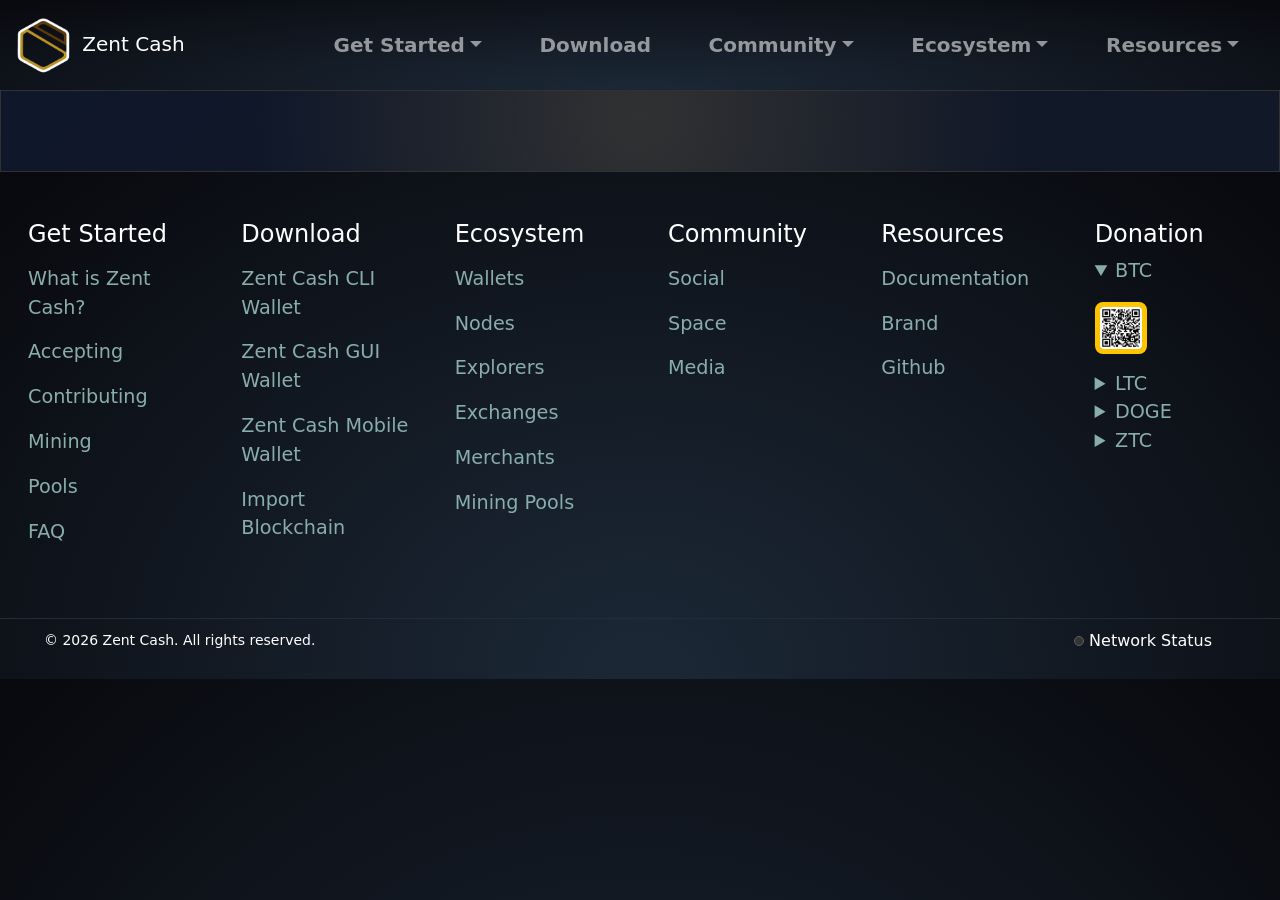
<file: community/media/index.html>
<!DOCTYPE html>
<html lang="en">
    <head>
      <meta charset="UTF-8"/>
      <meta name="viewport" content="width=device-width, initial-scale=1.0"/>
      <meta name="title" content="Media | Community | Zent Cash | Global Decentralized Payment Network For The Gaming World"/>
      <meta name="description" content="Zent Cash is a digital currency that you can spend anywhere. Use Zent Cash to make secure, instant and private payments online or in any store using our secure open source platform hosted by thousands of users worldwide."/>
      <meta name="keywords" content="Zent, Zent Cash, digital currency, secure currency, instant payment, spend anywhere, payment online, private payment, cryptocurrency, wallet, wallet mobile, anonymous transactions, blockchain, e-sports, crypto-games, games-crypto, games, crypto, ecommerce, e-commerce, your bank, your money, for everyone"/>
      <meta property="og:title" content="Media | Community | Zent Cash | Global Decentralized Payment Network For The Gaming World"/>
      <meta property="og:description" content="Zent Cash is a digital currency that you can spend anywhere. Use Zent Cash to make secure, instant and private payments online or in any store using our secure open source platform hosted by thousands of users worldwide."/>
      <meta property="og:image" content="https://www.zent.cash/assets/img/icons/logo.webp"/>
      <meta property="og:url" content="https://www.zent.cash"/>
      <meta property="og:site_name" content="Media | Community | Zent Cash | Global Decentralized Payment Network For The Gaming World"/>
      <meta property="og:locale" content="en_US"/>
      <meta property="og:type" content="article"/>
      <meta http-equiv="Content-Security-Policy" content="default-src 'self'; connect-src 'self' https://explorer.zent.cash">
      <link rel="shortcut icon" href="/assets/img/icons/favicon.ico" type="image/x-icon">
      <link rel="apple-touch-icon" href="/assets/img/icons/apple-touch-icon.png"/>
      <link rel="apple-touch-icon" sizes="57x57" href="/assets/img/icons/apple-touch-icon-57x57.png"/>
      <link rel="apple-touch-icon" sizes="72x72" href="/assets/img/icons/apple-touch-icon-72x72.png"/>
      <link rel="apple-touch-icon" sizes="76x76" href="/assets/img/icons/apple-touch-icon-76x76.png"/>
      <link rel="apple-touch-icon" sizes="114x114" href="/assets/img/icons/apple-touch-icon-114x114.png"/>
      <link rel="apple-touch-icon" sizes="120x120" href="/assets/img/icons/apple-touch-icon-120x120.png"/>
      <link rel="apple-touch-icon" sizes="144x144" href="/assets/img/icons/apple-touch-icon-144x144.png"/>
      <link rel="apple-touch-icon" sizes="152x152" href="/assets/img/icons/apple-touch-icon-152x152.png"/>
      <link rel="apple-touch-icon" sizes="180x180" href="/assets/img/icons/apple-touch-icon-180x180.png"/>
      <link rel="stylesheet" href="/assets/vendors/bootstrap/css/bootstrap.min.css"/>
      <link rel="stylesheet" href="/assets/css/global.css"/>
      <link rel="stylesheet" href="/assets/css/media.css"/>
      <link rel="stylesheet" href="/assets/css/effects.min.css">   
      <title>Media | Community | Zent Cash | Global Decentralized Payment Network For The Gaming World</title>
    </head>
    <body>
        <!-- Menu Classic Init-->
        <nav class="navbar sticky-top navbar-expand-lg bg-body-tertiary" data-bs-theme="dark">
          <div class="container-fluid">
            <a class="navbar-brand" href="/"><img  alt="zentcash-logo" loading="lazy" src="/assets/img/icons/logo.webp" alt="Zent Cash" width="64" height="64"> Zent Cash</a>
            <button class="navbar-toggler" type="button" data-bs-toggle="collapse" data-bs-target="#navbarNavDropdown" aria-controls="navbarNavDropdown" aria-expanded="false" aria-label="Toggle navigation">
              <span class="navbar-toggler-icon"></span>
            </button>
            <div class="collapse navbar-collapse" id="navbarNavDropdown">
              <ul class="navbar-nav">
                <li class="nav-item dropdown">
                  <a class="nav-link dropdown-toggle" role="menu" data-bs-toggle="dropdown" aria-expanded="false">Get Started</a>
                  <ul class="dropdown-menu">
                    <li><a class="dropdown-item" href="/get-started/what-is-zentcash/">What is Zent Cash?</a></li>
                    <li><a class="dropdown-item" href="/get-started/accepting/">Accepting</a></li>
                    <li><a class="dropdown-item" href="/get-started/contributing/">Contributing</a></li>
                    <li><a class="dropdown-item" href="/get-started/mining/">Mining</a></li>

                  </ul>
                </li>
                <li class="nav-item">
                  <a class="nav-link" href="/download">Download</a>
                </li>
                <li class="nav-item dropdown">
                  <a class="nav-link dropdown-toggle" role="menu" data-bs-toggle="dropdown" aria-expanded="false">Community</a>
                  <ul class="dropdown-menu">
                    <li><a class="dropdown-item" href="/community/social/">Social</a></li>
                    <li><a class="dropdown-item" href="/community/space/">Space</a></li>
                    <li><a class="dropdown-item" href="/community/media/">Media</a></li>
                  </ul>
                </li>
                <li class="nav-item dropdown">
                  <a class="nav-link dropdown-toggle" role="menu" data-bs-toggle="dropdown" aria-expanded="false">Ecosystem</a>
                  <ul class="dropdown-menu">
                    <li><a class="dropdown-item" href="/ecosystem/wallets/">Wallets</a></li>
                    <li><a class="dropdown-item" href="/ecosystem/nodes/">Nodes</a></li>                
                    <li><a class="dropdown-item" href="/ecosystem/explorers/">Explorers</a></li>
                    <li><a class="dropdown-item" href="/ecosystem/exchanges/">Exchanges</a></li>
                    <li><a class="dropdown-item" href="/ecosystem/merchants/">Merchants</a></li>
                    <li><a class="dropdown-item" href="/ecosystem/mining-pools/">Mining Pools</a></li>
                  </ul>
                </li>
                <li class="nav-item dropdown">
                  <a class="nav-link dropdown-toggle" role="menu" data-bs-toggle="dropdown" aria-expanded="false">Resources</a>
                  <ul class="dropdown-menu">
                    <li><a class="dropdown-item" target="_blank" href="https://docs.zent.cash/">Documentation</a></li>
                    <li><a class="dropdown-item" target="_blank" href="https://github.com/ZentCashFoundation">Github</a></li>
                  </ul>
                </li>
              </ul>
            </div>
          </div>
        </nav>
        <!-- Menu Classic End-->

        <section class="zentcash-media">     
            <h1 class="zentcash-media-title"></h1>
            <h2 class="zentcash-media-subtitle"></h2>
              <div class="container">
                <div class="row justify-content-center">
                  <div class="col-12 col-sm-12 col-md-6 col-lg-2 media">
                  </div>
                </div>  
              </div>          
        </section>

        <footer class="footer">
          <div class="footer-menus">
            <div class="container">
                <div class="row">
                    <div class="col-6 col-sm-6 col-md-6 col-lg-4 col-xl-2">
                      <div class="footer-menu">
                        <h4>Get Started</h4>
                        <a class="footer-item" href="/get-started/what-is-zentcash">What is Zent Cash?</a>
                        <a class="footer-item" href="/get-started/accepting">Accepting</a>
                        <a class="footer-item" href="/get-started/contributing">Contributing</a>
                        <a class="footer-item" href="/get-started/mining">Mining</a>
                        <a class="footer-item" href="/get-started/pools">Pools</a>
                        <a class="footer-item" href="/get-started/faq">FAQ</a>
                      </div>
                    </div>
                    <div class="col-6 col-sm-6 col-md-6 col-lg-4 col-xl-2">
                      <div class="footer-menu">
                        <h4>Download</h4>
                        <a class="footer-item" href="/download/#zentcash-cli-wallet">Zent Cash CLI Wallet</a>
                        <a class="footer-item" href="/download/#zentcash-gui-wallet">Zent Cash GUI Wallet</a>
                        <a class="footer-item" href="/download/#zentcash-mobile-and-light-wallet">Zent Cash Mobile Wallet</a>
                        <a class="footer-item" href="/download/#zentcash-import-blockchain">Import Blockchain</a>
                      </div>  
                    </div>
                    <div class="col-6 col-sm-6 col-md-6 col-lg-4 col-xl-2">
                      <div class="footer-menu">
                        <h4>Ecosystem</h4>
                        <a class="footer-item" href="/ecosystem/wallets">Wallets</a>
                        <a class="footer-item" href="/ecosystem/nodes">Nodes</a>
                        <a class="footer-item" href="/ecosystem/explorers">Explorers</a>
                        <a class="footer-item" href="/ecosystem/exchanges">Exchanges</a>
                        <a class="footer-item" href="/ecosystem/merchants">Merchants</a>
                        <a class="footer-item" href="/ecosystem/mining-pools">Mining Pools</a>
                      </div>  
                    </div>
                    <div class="col-6 col-sm-6 col-md-6 col-lg-4 col-xl-2">
                      <div class="footer-menu">
                        <h4>Community</h4>
                        <a class="footer-item" href="/community/social">Social</a>
                        <a class="footer-item" href="/community/space">Space</a>
                        <a class="footer-item" href="/community/media">Media</a>
                      </div>  
                    </div>
                    <div class="col-6 col-sm-6 col-md-6 col-lg-4 col-xl-2">
                      <div class="footer-menu">
                        <h4>Resources</h4>
                        <a class="footer-item" target="_blank" href="https://docs.zent.cash/">Documentation</a>
                        <a class="footer-item" target="_blank" href="https://github.com/ZentCashFoundation/brand">Brand</a>
                        <a class="footer-item" target="_blank" href="https://github.com/ZentCashFoundation">Github</a>
                      </div>  
                    </div>
                    <div class="col-6 col-sm-6 col-md-6 col-lg-4 col-xl-2">
                      <div class="footer-menu">
                        <h4>Donation</h4>
                        <details open>
                            <summary>BTC</summary>
                            <div class="donation-qr">
                              <img class="btc" loading="lazy" src="/assets/img/donations/btc-qr.webp" alt="BTC QR Code">
                            </div>  
                        </details>
                        <details>
                            <summary>LTC</summary>
                            <div class="donation-qr">
                              <img class="ltc" loading="lazy" src="/assets/img/donations/ltc-qr.webp" alt="LTC QR Code">
                            </div>  
                        </details>
                        <details>
                            <summary>DOGE</summary>
                            <div class="donation-qr">
                              <img class="doge" loading="lazy" src="/assets/img/donations/doge-qr.webp" alt="DOGE QR Code">
                            </div>  
                        </details>                        
                        <details>
                            <summary>ZTC</summary>
                            <div class="donation-qr">
                              <img class="ztc" loading="lazy" src="/assets/img/donations/ztc-qr.webp" alt="ZTC QR Code">
                            </div>  
                        </details>
                      </div>  
                    </div>
                </div>         
            </div>
          </div>  
            <div class="container">
                <div class="row flex-justify-content">
                    <div class="col-6">
                        <p class="copyright">&copy; <span id="currentyear">2026</span> Zent Cash. All rights reserved.</p>
                    </div>
                    <div class="col-6">
                      <div class="networkStatusMenu">
                        <p class="networkStatus"><span id="networkStatus"></span> Network Status</p>
                        <div class="blockchaininfo">
                          <p>Height: <span id="height">...</p>
                          <p>Mempool: <span id="mempool">...<p>
                          <p>TXs: <span id="txsCount">...<p>
                          <p>Peers: <span id="peersCount">...</p>  
                        </div>
                      </div>  
                    </div>
                </div>         
            </div>
        </footer>

        <!-- Basic Script -->
        <script type="text/javascript" src="/assets/vendors/jquery/jquery.min.js"></script>
        <script type="text/javascript" src="/assets/vendors/bootstrap/js/bootstrap.bundle.min.js"></script>
        <script type="text/javascript" src="/assets/js/global.js"></script>
        <script type="text/javascript" src="/assets/js/schema-organization.js"></script>
    </body>
</html>
</file>
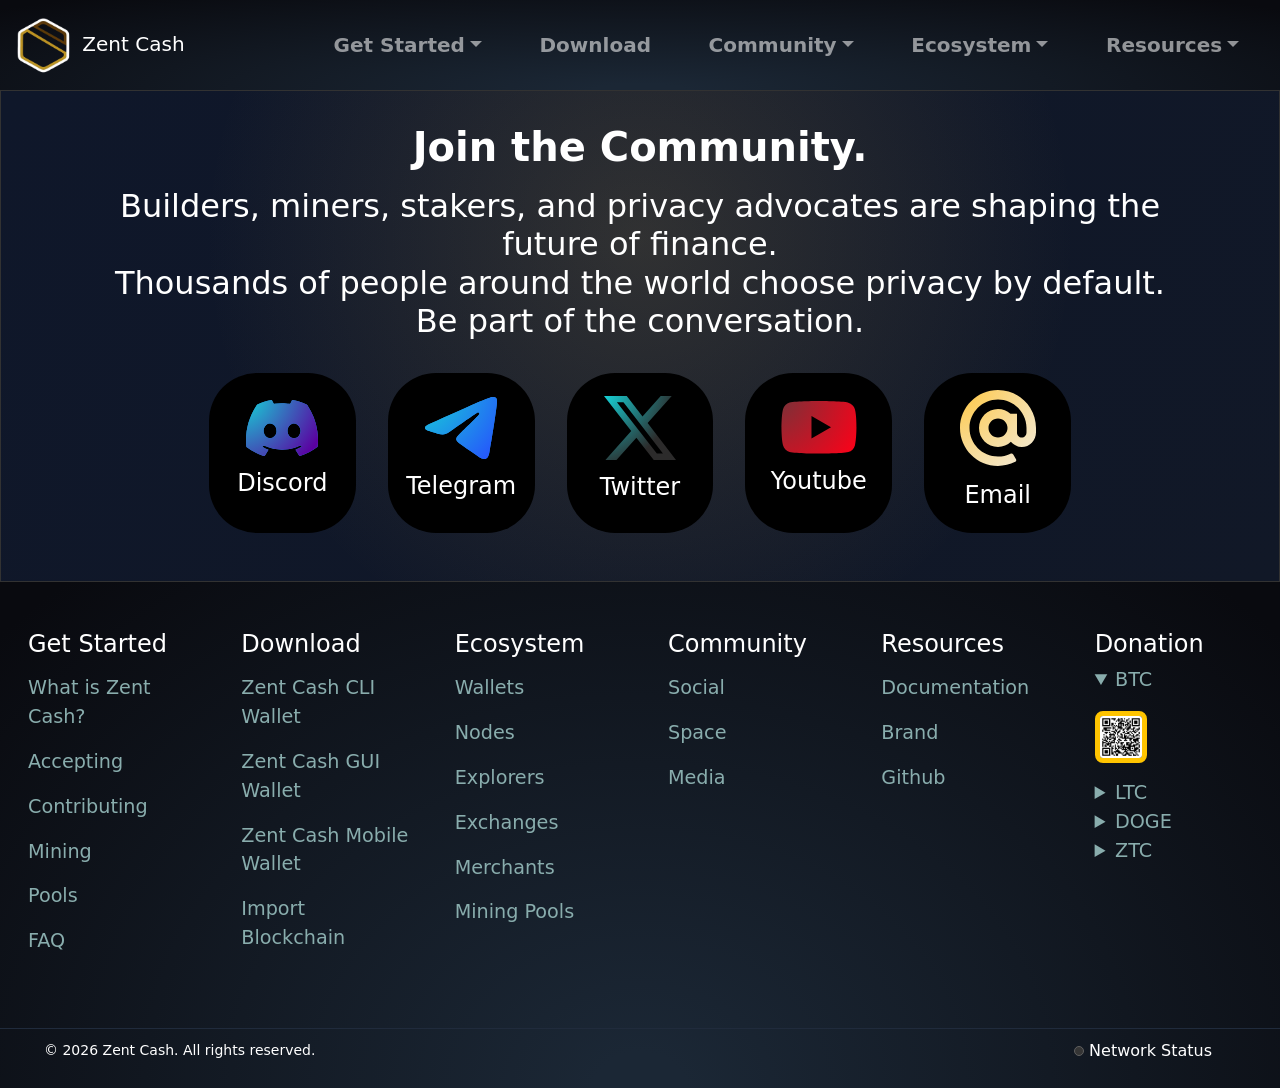
<file: community/social/index.html>
<!DOCTYPE html>
<html lang="en">
    <head>
      <meta charset="UTF-8"/>
      <meta name="viewport" content="width=device-width, initial-scale=1.0"/>
      <meta name="title" content="Social | Community | Zent Cash | Global Decentralized Payment Network For The Gaming World"/>
      <meta name="description" content="Zent Cash is a digital currency that you can spend anywhere. Use Zent Cash to make secure, instant and private payments online or in any store using our secure open source platform hosted by thousands of users worldwide."/>
      <meta name="keywords" content="Zent, Zent Cash, digital currency, secure currency, instant payment, spend anywhere, payment online, private payment, cryptocurrency, wallet, wallet mobile, anonymous transactions, blockchain, e-sports, crypto-games, games-crypto, games, crypto, ecommerce, e-commerce, your bank, your money, for everyone"/>
      <meta property="og:title" content="Social | Community | Zent Cash | Global Decentralized Payment Network For The Gaming World"/>
      <meta property="og:description" content="Zent Cash is a digital currency that you can spend anywhere. Use Zent Cash to make secure, instant and private payments online or in any store using our secure open source platform hosted by thousands of users worldwide."/>
      <meta property="og:image" content="https://www.zent.cash/assets/img/icons/logo.webp"/>
      <meta property="og:url" content="https://www.zent.cash"/>
      <meta property="og:site_name" content="Social | Community | Zent Cash | Global Decentralized Payment Network For The Gaming World"/>
      <meta property="og:locale" content="en_US"/>
      <meta property="og:type" content="article"/>
      <meta http-equiv="Content-Security-Policy" content="default-src 'self'; connect-src 'self' https://explorer.zent.cash">
      <link rel="shortcut icon" href="/assets/img/icons/favicon.ico" type="image/x-icon">
      <link rel="apple-touch-icon" href="/assets/img/icons/apple-touch-icon.png"/>
      <link rel="apple-touch-icon" sizes="57x57" href="/assets/img/icons/apple-touch-icon-57x57.png"/>
      <link rel="apple-touch-icon" sizes="72x72" href="/assets/img/icons/apple-touch-icon-72x72.png"/>
      <link rel="apple-touch-icon" sizes="76x76" href="/assets/img/icons/apple-touch-icon-76x76.png"/>
      <link rel="apple-touch-icon" sizes="114x114" href="/assets/img/icons/apple-touch-icon-114x114.png"/>
      <link rel="apple-touch-icon" sizes="120x120" href="/assets/img/icons/apple-touch-icon-120x120.png"/>
      <link rel="apple-touch-icon" sizes="144x144" href="/assets/img/icons/apple-touch-icon-144x144.png"/>
      <link rel="apple-touch-icon" sizes="152x152" href="/assets/img/icons/apple-touch-icon-152x152.png"/>
      <link rel="apple-touch-icon" sizes="180x180" href="/assets/img/icons/apple-touch-icon-180x180.png"/>
      <link rel="stylesheet" href="/assets/vendors/bootstrap/css/bootstrap.min.css"/>
      <link rel="stylesheet" href="/assets/css/global.css"/>
      <link rel="stylesheet" href="/assets/css/social.css"/>
      <link rel="stylesheet" href="/assets/css/effects.min.css">   
      <title>Social | Community | Zent Cash | Global Decentralized Payment Network For The Gaming World</title>
    </head>
    <body>
        <!-- Menu Classic Init-->
        <nav class="navbar sticky-top navbar-expand-lg bg-body-tertiary" data-bs-theme="dark">
          <div class="container-fluid">
            <a class="navbar-brand" href="/"><img  alt="zentcash-logo" loading="lazy" src="/assets/img/icons/logo.webp" alt="Zent Cash" width="64" height="64"> Zent Cash</a>
            <button class="navbar-toggler" type="button" data-bs-toggle="collapse" data-bs-target="#navbarNavDropdown" aria-controls="navbarNavDropdown" aria-expanded="false" aria-label="Toggle navigation">
              <span class="navbar-toggler-icon"></span>
            </button>
            <div class="collapse navbar-collapse" id="navbarNavDropdown">
              <ul class="navbar-nav">
                <li class="nav-item dropdown">
                  <a class="nav-link dropdown-toggle" role="menu" data-bs-toggle="dropdown" aria-expanded="false">Get Started</a>
                  <ul class="dropdown-menu">
                    <li><a class="dropdown-item" href="/get-started/what-is-zentcash/">What is Zent Cash?</a></li>
                    <li><a class="dropdown-item" href="/get-started/accepting/">Accepting</a></li>
                    <li><a class="dropdown-item" href="/get-started/contributing/">Contributing</a></li>
                    <li><a class="dropdown-item" href="/get-started/mining/">Mining</a></li>

                  </ul>
                </li>
                <li class="nav-item">
                  <a class="nav-link" href="/download">Download</a>
                </li>
                <li class="nav-item dropdown">
                  <a class="nav-link dropdown-toggle" role="menu" data-bs-toggle="dropdown" aria-expanded="false">Community</a>
                  <ul class="dropdown-menu">
                    <li><a class="dropdown-item" href="/community/social/">Social</a></li>
                    <li><a class="dropdown-item" href="/community/space/">Space</a></li>
                    <li><a class="dropdown-item" href="/community/media/">Media</a></li>
                  </ul>
                </li>
                <li class="nav-item dropdown">
                  <a class="nav-link dropdown-toggle" role="menu" data-bs-toggle="dropdown" aria-expanded="false">Ecosystem</a>
                  <ul class="dropdown-menu">
                    <li><a class="dropdown-item" href="/ecosystem/wallets/">Wallets</a></li>
                    <li><a class="dropdown-item" href="/ecosystem/nodes/">Nodes</a></li>                
                    <li><a class="dropdown-item" href="/ecosystem/explorers/">Explorers</a></li>
                    <li><a class="dropdown-item" href="/ecosystem/exchanges/">Exchanges</a></li>
                    <li><a class="dropdown-item" href="/ecosystem/merchants/">Merchants</a></li>
                    <li><a class="dropdown-item" href="/ecosystem/mining-pools/">Mining Pools</a></li>
                  </ul>
                </li>
                <li class="nav-item dropdown">
                  <a class="nav-link dropdown-toggle" role="menu" data-bs-toggle="dropdown" aria-expanded="false">Resources</a>
                  <ul class="dropdown-menu">
                    <li><a class="dropdown-item" target="_blank" href="https://docs.zent.cash/">Documentation</a></li>
                    <li><a class="dropdown-item" target="_blank" href="https://github.com/ZentCashFoundation">Github</a></li>
                  </ul>
                </li>
              </ul>
            </div>
          </div>
        </nav>
        <!-- Menu Classic End-->

        <section class="zentcash-social">     
            <h1 class="zentcash-social-title">Join the Community.</h1>
            <h2 class="zentcash-social-subtitle">Builders, miners, stakers, and privacy advocates are shaping the future of finance. <br> Thousands of people around the world choose privacy by default. <br> Be part of the conversation.</h2>
              <div class="container">
                <div class="row justify-content-center">
                  <div class="col-12 col-sm-12 col-md-6 col-lg-2 social">
                    <a href="https://discord.gg/tfaUE2G" target="_blank" class="card-social">
                      <svg width="72" height="56" viewBox="0 0 72 56" fill="none" xmlns="http://www.w3.org/2000/svg"><path d="M71.3975 31.4076C70.0568 21.8178 66.5418 13.0961 61.2748 5.08965C61.0913 4.81891 60.8417 4.60213 60.5509 4.4609C56.1105 2.40664 51.4404 0.918798 46.6456 0.0308289C46.5693 0.00526808 46.4887 -0.004548 46.4086 0.00194154C46.3285 0.00843108 46.2505 0.0311002 46.179 0.0686412C46.1075 0.106182 46.044 0.157851 45.9921 0.220665C45.9402 0.283479 45.901 0.35619 45.8767 0.434609C45.4261 1.40946 44.9191 2.35835 44.5079 3.34761C44.3107 3.82061 44.0713 3.92445 43.6066 3.86388C42.3532 3.6966 41.097 3.54662 39.8352 3.44567C36.0013 3.14384 32.1464 3.28606 28.3437 3.86964C27.8846 3.93886 27.6959 3.7687 27.5128 3.3505C27.0715 2.34681 26.5871 1.36427 26.0594 0.402888C25.9788 0.292655 25.8735 0.203742 25.7525 0.143544C25.6315 0.083346 25.4982 0.0535986 25.3637 0.0567853C20.5404 0.920084 15.8441 2.40875 11.388 4.48686C11.1013 4.63548 10.8583 4.85943 10.6839 5.13579C2.61444 17.5694 -1.05553 31.1769 0.262622 46.1168C0.269948 46.3269 0.327114 46.532 0.429184 46.7144C0.531254 46.8968 0.675155 47.051 0.848461 47.1637C5.76741 50.8104 11.1973 53.6732 16.9535 55.6547C18.528 56.1969 18.5618 56.2315 19.4715 54.7895C20.4967 53.1686 21.4431 51.4958 22.488 49.7451C20.3108 48.7991 18.2632 47.9425 16.4071 46.7052C17.4661 45.4563 17.6154 45.4217 18.942 46.0014C19.0068 46.0274 19.0744 46.0476 19.1392 46.0764C26.4622 49.2288 34.0669 50.3565 41.9532 49.2144C45.966 48.6187 49.8782 47.4539 53.5772 45.7534C53.8166 45.6467 54.1658 45.5227 54.3489 45.6236C54.8491 45.9574 55.3245 46.3285 55.7713 46.734L49.4932 49.8316C50.7606 51.8736 51.9886 53.8694 53.2589 55.8537C53.349 55.995 53.7546 56.0325 53.9687 55.9662C60.1985 53.9912 66.0611 50.9613 71.313 47.0022C71.5232 46.8299 71.662 46.5827 71.7017 46.31C72.1835 41.348 72.0814 36.3447 71.3975 31.4076ZM28.4253 36.3395C26.0425 38.843 22.4965 38.9352 19.9757 36.5991C16.7197 33.5794 16.8296 27.7909 20.201 24.8981C22.9781 22.5157 26.9607 23.0954 29.1407 26.1988C30.0589 27.5111 30.5321 29.083 30.5349 31.4855C30.4464 33.316 29.6942 35.0469 28.4253 36.3395ZM52.3069 36.3972C51.7558 36.992 51.0932 37.4668 50.3588 37.7934C49.6243 38.1199 48.8331 38.2914 48.0325 38.2976C47.2318 38.3038 46.4382 38.1445 45.699 37.8294C44.9598 37.5143 44.2903 37.0497 43.7305 36.4635C40.7393 33.4698 40.7675 28.1571 43.7868 25.198C47.1075 21.9447 52.3998 23.4127 53.9743 28.0562C54.27 28.9214 54.363 29.8675 54.5376 30.776C54.4334 32.942 53.8025 34.8484 52.3069 36.3972Z" fill="#1F8FEB"></path><path d="M71.3975 31.4076C70.0568 21.8178 66.5418 13.0961 61.2748 5.08965C61.0913 4.81891 60.8417 4.60213 60.5509 4.4609C56.1105 2.40664 51.4404 0.918798 46.6456 0.0308289C46.5693 0.00526808 46.4887 -0.004548 46.4086 0.00194154C46.3285 0.00843108 46.2505 0.0311002 46.179 0.0686412C46.1075 0.106182 46.044 0.157851 45.9921 0.220665C45.9402 0.283479 45.901 0.35619 45.8767 0.434609C45.4261 1.40946 44.9191 2.35835 44.5079 3.34761C44.3107 3.82061 44.0713 3.92445 43.6066 3.86388C42.3532 3.6966 41.097 3.54662 39.8352 3.44567C36.0013 3.14384 32.1464 3.28606 28.3437 3.86964C27.8846 3.93886 27.6959 3.7687 27.5128 3.3505C27.0715 2.34681 26.5871 1.36427 26.0594 0.402888C25.9788 0.292655 25.8735 0.203742 25.7525 0.143544C25.6315 0.083346 25.4982 0.0535986 25.3637 0.0567853C20.5404 0.920084 15.8441 2.40875 11.388 4.48686C11.1013 4.63548 10.8583 4.85943 10.6839 5.13579C2.61444 17.5694 -1.05553 31.1769 0.262622 46.1168C0.269948 46.3269 0.327114 46.532 0.429184 46.7144C0.531254 46.8968 0.675155 47.051 0.848461 47.1637C5.76741 50.8104 11.1973 53.6732 16.9535 55.6547C18.528 56.1969 18.5618 56.2315 19.4715 54.7895C20.4967 53.1686 21.4431 51.4958 22.488 49.7451C20.3108 48.7991 18.2632 47.9425 16.4071 46.7052C17.4661 45.4563 17.6154 45.4217 18.942 46.0014C19.0068 46.0274 19.0744 46.0476 19.1392 46.0764C26.4622 49.2288 34.0669 50.3565 41.9532 49.2144C45.966 48.6187 49.8782 47.4539 53.5772 45.7534C53.8166 45.6467 54.1658 45.5227 54.3489 45.6236C54.8491 45.9574 55.3245 46.3285 55.7713 46.734L49.4932 49.8316C50.7606 51.8736 51.9886 53.8694 53.2589 55.8537C53.349 55.995 53.7546 56.0325 53.9687 55.9662C60.1985 53.9912 66.0611 50.9613 71.313 47.0022C71.5232 46.8299 71.662 46.5827 71.7017 46.31C72.1835 41.348 72.0814 36.3447 71.3975 31.4076ZM28.4253 36.3395C26.0425 38.843 22.4965 38.9352 19.9757 36.5991C16.7197 33.5794 16.8296 27.7909 20.201 24.8981C22.9781 22.5157 26.9607 23.0954 29.1407 26.1988C30.0589 27.5111 30.5321 29.083 30.5349 31.4855C30.4464 33.316 29.6942 35.0469 28.4253 36.3395ZM52.3069 36.3972C51.7558 36.992 51.0932 37.4668 50.3588 37.7934C49.6243 38.1199 48.8331 38.2914 48.0325 38.2976C47.2318 38.3038 46.4382 38.1445 45.699 37.8294C44.9598 37.5143 44.2903 37.0497 43.7305 36.4635C40.7393 33.4698 40.7675 28.1571 43.7868 25.198C47.1075 21.9447 52.3998 23.4127 53.9743 28.0562C54.27 28.9214 54.363 29.8675 54.5376 30.776C54.4334 32.942 53.8025 34.8484 52.3069 36.3972Z" fill="url(#paint0_radial_731_1787)"></path><defs><radialGradient id="paint0_radial_731_1787" cx="0" cy="0" r="1" gradientUnits="userSpaceOnUse" gradientTransform="rotate(37.875) scale(91.214 112.382)"><stop stop-color="#16D1D6"></stop><stop offset="0.90" stop-color="#5b00a1"></stop></radialGradient></defs></svg>
                      <h4>Discord</h4>
                    </a>
                  </div>
                  <div class="col-12 col-sm-12 col-md-6 col-lg-2 social">
                    <a href="https://t.me/ZentCashGlobal" target="_blank" class="card-social">
                      <svg width="72" height="62" viewBox="0 0 72 62" fill="none" xmlns="http://www.w3.org/2000/svg"><path d="M4.94915 26.6905C24.2801 17.9417 37.1672 12.1733 43.6109 9.38654C62.0302 1.42882 65.8527 0.0467398 68.3494 0.000455202C68.8984 -0.00923227 70.1208 0.131773 70.9185 0.802361C71.5815 1.36746 71.7682 2.1317 71.8614 2.66774C71.9443 3.20378 72.0583 4.42548 71.9651 5.37915C70.9706 16.2722 66.6507 42.7061 64.4544 54.9069C63.5324 60.0695 61.6987 61.8003 59.9272 61.9693C56.0734 62.3374 53.1519 59.3257 49.4224 56.7863C43.59 52.8112 40.2959 50.3376 34.6292 46.4594C28.082 41.9773 32.3293 39.5135 36.0587 35.4878C37.0325 34.434 54.0013 18.4013 54.3225 16.9471C54.3639 16.7652 54.4056 16.087 54.0119 15.7297C53.6286 15.3712 53.0585 15.4939 52.6441 15.5908C52.0536 15.7286 42.7404 22.1309 24.6733 34.7968C22.0316 36.6848 19.6386 37.6051 17.4838 37.5566C15.1218 37.5039 10.5639 36.1659 7.17636 35.0228C3.03253 33.6203 -0.272329 32.8787 0.017739 30.4966C0.162773 29.2566 1.81021 27.9876 4.94915 26.6905Z" fill="#1F8FEB"></path><path d="M4.94915 26.6905C24.2801 17.9417 37.1672 12.1733 43.6109 9.38654C62.0302 1.42882 65.8527 0.0467398 68.3494 0.000455202C68.8984 -0.00923227 70.1208 0.131773 70.9185 0.802361C71.5815 1.36746 71.7682 2.1317 71.8614 2.66774C71.9443 3.20378 72.0583 4.42548 71.9651 5.37915C70.9706 16.2722 66.6507 42.7061 64.4544 54.9069C63.5324 60.0695 61.6987 61.8003 59.9272 61.9693C56.0734 62.3374 53.1519 59.3257 49.4224 56.7863C43.59 52.8112 40.2959 50.3376 34.6292 46.4594C28.082 41.9773 32.3293 39.5135 36.0587 35.4878C37.0325 34.434 54.0013 18.4013 54.3225 16.9471C54.3639 16.7652 54.4056 16.087 54.0119 15.7297C53.6286 15.3712 53.0585 15.4939 52.6441 15.5908C52.0536 15.7286 42.7404 22.1309 24.6733 34.7968C22.0316 36.6848 19.6386 37.6051 17.4838 37.5566C15.1218 37.5039 10.5639 36.1659 7.17636 35.0228C3.03253 33.6203 -0.272329 32.8787 0.017739 30.4966C0.162773 29.2566 1.81021 27.9876 4.94915 26.6905Z" fill="url(#paint0_radial_501_4148)"></path><defs><radialGradient id="paint0_radial_501_4148" cx="0" cy="0" r="1" gradientUnits="userSpaceOnUse" gradientTransform="rotate(40.7321) scale(95.0158 119.444)"><stop stop-color="#16D1D6"></stop><stop offset="1" stop-color="#274CFF"></stop></radialGradient></defs></svg>
                      <h4>Telegram</h4>
                    </a>
                  </div>                  
                  <div class="col-12 col-sm-12 col-md-6 col-lg-2 social">
                    <a href="https://x.com/ZentCash" target="_blank" class="card-social">
                      <svg width="72" height="64" viewBox="0 0 72 64" fill="none" xmlns="http://www.w3.org/2000/svg"><path d="M56.7042 0H67.7447L43.6245 27.1097L72 64H49.7822L32.3805 41.6263L12.4689 64H1.42178L27.2207 35.0031L0 0H22.7818L38.5115 20.4505L56.7042 0ZM52.8294 57.5015H58.947L19.4577 6.15713H12.8928L52.8294 57.5015Z" fill="url(#paint0_radial_504_5910)"></path><defs><radialGradient id="paint0_radial_504_5910" cx="0" cy="0" r="1" gradientUnits="userSpaceOnUse" gradientTransform="rotate(41.6335) scale(96.3328 121.612)"><stop stop-color="#16D1D6"></stop><stop offset="0.70" stop-color="#2c2b2b"></stop></radialGradient></defs></svg>
                      <h4>Twitter</h4>
                    </a>
                  </div>
                  <div class="col-12 col-sm-12 col-md-6 col-lg-2 social">
                    <a href="https://www.youtube.com/channel/UCRF0KXM-0UbovyGLpusYjVA?sub_confirmation=1" target="_blank" class="card-social">
                      <svg width="76" height="53" viewBox="0 0 76 53" fill="none" xmlns="http://www.w3.org/2000/svg"><path d="M73.9155 8.25415C73.0513 5.04111 70.518 2.5083 67.3054 1.64313C61.4364 0.0372925 37.96 0.0372925 37.96 0.0372925C37.96 0.0372925 14.4845 0.0372925 8.61554 1.58224C5.46475 2.4465 2.86969 5.04156 2.00543 8.25415C0.460938 14.1227 0.460938 26.2932 0.460938 26.2932C0.460938 26.2932 0.460938 38.5251 2.00543 44.3323C2.87061 47.5449 5.40295 50.0777 8.616 50.9429C14.5463 52.5492 37.9609 52.5492 37.9609 52.5492C37.9609 52.5492 61.4364 52.5492 67.3054 51.0042C70.5185 50.1395 73.0513 47.6067 73.9164 44.3941C75.4605 38.5251 75.4605 26.355 75.4605 26.355C75.4605 26.355 75.5223 14.1227 73.9155 8.25415ZM30.4857 37.5368V15.0497L50.0074 26.2932L30.4857 37.5368Z" fill="url(#paint0_radial_659_11286)"></path><defs><radialGradient id="paint0_radial_659_11286" cx="0" cy="0" r="1" gradientUnits="userSpaceOnUse" gradientTransform="translate(0.460937 0.0372925) rotate(34.9982) scale(91.5559 109.363)"><stop stop-color="#7c3037"></stop><stop offset="1" stop-color="#ff0018"></stop></radialGradient></defs></svg>
                      <h4>Youtube</h4>
                    </a>
                  </div>
                  <div class="col-12 col-sm-12 col-md-6 col-lg-2 social">
                    <a href="mailto:zentcash@gmail.com" target="_blank" class="card-social">
                      <svg width="80" height="80" viewBox="0 0 80 80" fill="none" xmlns="http://www.w3.org/2000/svg"><path d="M40 2C19.0471 2 2 19.0471 2 40C2 60.9529 19.0471 78 40 78C46.0112 78 51.9323 76.5772 57.2483 73.8684C58.2322 73.3671 58.5567 72.1389 58.004 71.1829L55.2514 66.4214C54.6984 65.4649 53.4773 65.1449 52.484 65.6287C48.6172 67.5123 44.3398 68.5 40 68.5C24.2842 68.5 11.5 55.7158 11.5 40C11.5 24.2842 24.2842 11.5 40 11.5C55.7158 11.5 68.5 24.2842 68.5 40V44.1377C68.5 47.2456 66.5032 49.5 63.75 49.5C61.1314 49.5 58.9999 47.3685 58.9999 44.7499V25.75H52.4337C49.0921 22.8307 44.775 20.9999 40 20.9999C29.5235 20.9999 20.9999 29.5235 20.9999 40C20.9999 50.4765 29.5235 59.0001 40 59.0001C44.9889 59.0001 49.4995 57.0272 52.8933 53.8709C55.5092 56.9797 59.3784 59.0001 63.75 59.0001C71.7402 59.0001 78 52.4712 78 44.1377V40C78 19.0471 60.9529 2 40 2ZM40 49.5C34.7605 49.5 30.5 45.2393 30.5 40C30.5 34.7605 34.7607 30.5 40 30.5C45.2395 30.5 49.5 34.7607 49.5 40C49.5 45.2395 45.2395 49.5 40 49.5Z" fill="url(#paint0_radial_1279_4357)"></path><defs><radialGradient id="paint0_radial_1279_4357" cx="0" cy="0" r="1" gradientUnits="userSpaceOnUse" gradientTransform="translate(2 2) rotate(45) scale(107.48 136.627)"><stop stop-color="#ffc845"></stop><stop offset="0.90" stop-color="#f2e8d0"></stop></radialGradient></defs></svg>
                      <h4>Email</h4>
                    </a>
                  </div>
                </div>  
              </div>          
        </section>

        <footer class="footer">
          <div class="footer-menus">
            <div class="container">
                <div class="row">
                    <div class="col-6 col-sm-6 col-md-6 col-lg-4 col-xl-2">
                      <div class="footer-menu">
                        <h4>Get Started</h4>
                        <a class="footer-item" href="/get-started/what-is-zentcash">What is Zent Cash?</a>
                        <a class="footer-item" href="/get-started/accepting">Accepting</a>
                        <a class="footer-item" href="/get-started/contributing">Contributing</a>
                        <a class="footer-item" href="/get-started/mining">Mining</a>
                        <a class="footer-item" href="/get-started/pools">Pools</a>
                        <a class="footer-item" href="/get-started/faq">FAQ</a>
                      </div>
                    </div>
                    <div class="col-6 col-sm-6 col-md-6 col-lg-4 col-xl-2">
                      <div class="footer-menu">
                        <h4>Download</h4>
                        <a class="footer-item" href="/download/#zentcash-cli-wallet">Zent Cash CLI Wallet</a>
                        <a class="footer-item" href="/download/#zentcash-gui-wallet">Zent Cash GUI Wallet</a>
                        <a class="footer-item" href="/download/#zentcash-mobile-and-light-wallet">Zent Cash Mobile Wallet</a>
                        <a class="footer-item" href="/download/#zentcash-import-blockchain">Import Blockchain</a>
                      </div>  
                    </div>
                    <div class="col-6 col-sm-6 col-md-6 col-lg-4 col-xl-2">
                      <div class="footer-menu">
                        <h4>Ecosystem</h4>
                        <a class="footer-item" href="/ecosystem/wallets">Wallets</a>
                        <a class="footer-item" href="/ecosystem/nodes">Nodes</a>
                        <a class="footer-item" href="/ecosystem/explorers">Explorers</a>
                        <a class="footer-item" href="/ecosystem/exchanges">Exchanges</a>
                        <a class="footer-item" href="/ecosystem/merchants">Merchants</a>
                        <a class="footer-item" href="/ecosystem/mining-pools">Mining Pools</a>
                      </div>  
                    </div>
                    <div class="col-6 col-sm-6 col-md-6 col-lg-4 col-xl-2">
                      <div class="footer-menu">
                        <h4>Community</h4>
                        <a class="footer-item" href="/community/social">Social</a>
                        <a class="footer-item" href="/community/space">Space</a>
                        <a class="footer-item" href="/community/media">Media</a>
                      </div>  
                    </div>
                    <div class="col-6 col-sm-6 col-md-6 col-lg-4 col-xl-2">
                      <div class="footer-menu">
                        <h4>Resources</h4>
                        <a class="footer-item" target="_blank" href="https://docs.zent.cash/">Documentation</a>
                        <a class="footer-item" target="_blank" href="https://github.com/ZentCashFoundation/brand">Brand</a>
                        <a class="footer-item" target="_blank" href="https://github.com/ZentCashFoundation">Github</a>
                      </div>  
                    </div>
                    <div class="col-6 col-sm-6 col-md-6 col-lg-4 col-xl-2">
                      <div class="footer-menu">
                        <h4>Donation</h4>
                        <details open>
                            <summary>BTC</summary>
                            <div class="donation-qr">
                              <img class="btc" loading="lazy" src="/assets/img/donations/btc-qr.webp" alt="BTC QR Code">
                            </div>  
                        </details>
                        <details>
                            <summary>LTC</summary>
                            <div class="donation-qr">
                              <img class="ltc" loading="lazy" src="/assets/img/donations/ltc-qr.webp" alt="LTC QR Code">
                            </div>  
                        </details>
                        <details>
                            <summary>DOGE</summary>
                            <div class="donation-qr">
                              <img class="doge" loading="lazy" src="/assets/img/donations/doge-qr.webp" alt="DOGE QR Code">
                            </div>  
                        </details>                        
                        <details>
                            <summary>ZTC</summary>
                            <div class="donation-qr">
                              <img class="ztc" loading="lazy" src="/assets/img/donations/ztc-qr.webp" alt="ZTC QR Code">
                            </div>  
                        </details>
                      </div>  
                    </div>
                </div>         
            </div>
          </div>  
            <div class="container">
                <div class="row flex-justify-content">
                    <div class="col-6">
                        <p class="copyright">&copy; <span id="currentyear">2026</span> Zent Cash. All rights reserved.</p>
                    </div>
                    <div class="col-6">
                      <div class="networkStatusMenu">
                        <p class="networkStatus"><span id="networkStatus"></span> Network Status</p>
                        <div class="blockchaininfo">
                          <p>Height: <span id="height">...</p>
                          <p>Mempool: <span id="mempool">...<p>
                          <p>TXs: <span id="txsCount">...<p>
                          <p>Peers: <span id="peersCount">...</p>  
                        </div>
                      </div>  
                    </div>
                </div>         
            </div>
        </footer>

        <!-- Basic Script -->
        <script type="text/javascript" src="/assets/vendors/jquery/jquery.min.js"></script>
        <script type="text/javascript" src="/assets/vendors/bootstrap/js/bootstrap.bundle.min.js"></script>
        <script type="text/javascript" src="/assets/js/global.js"></script>
        <script type="text/javascript" src="/assets/js/schema-organization.js"></script>
    </body>
</html>
</file>
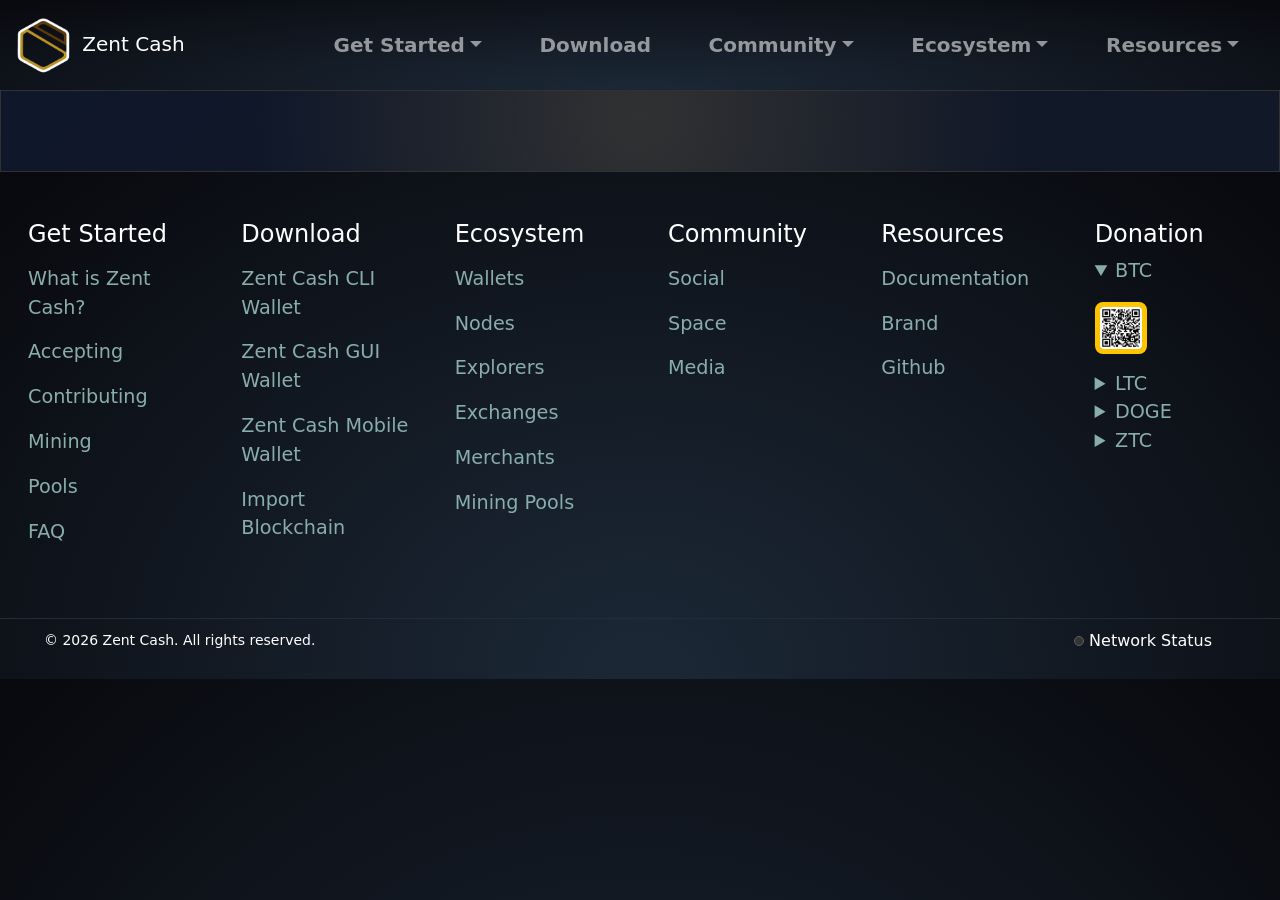
<file: community/space/index.html>
<!DOCTYPE html>
<html lang="en">
    <head>
      <meta charset="UTF-8"/>
      <meta name="viewport" content="width=device-width, initial-scale=1.0"/>
      <meta name="title" content="Space | Community | Zent Cash | Global Decentralized Payment Network For The Gaming World"/>
      <meta name="description" content="Zent Cash is a digital currency that you can spend anywhere. Use Zent Cash to make secure, instant and private payments online or in any store using our secure open source platform hosted by thousands of users worldwide."/>
      <meta name="keywords" content="Zent, Zent Cash, digital currency, secure currency, instant payment, spend anywhere, payment online, private payment, cryptocurrency, wallet, wallet mobile, anonymous transactions, blockchain, e-sports, crypto-games, games-crypto, games, crypto, ecommerce, e-commerce, your bank, your money, for everyone"/>
      <meta property="og:title" content="Space | Community | Zent Cash | Global Decentralized Payment Network For The Gaming World"/>
      <meta property="og:description" content="Zent Cash is a digital currency that you can spend anywhere. Use Zent Cash to make secure, instant and private payments online or in any store using our secure open source platform hosted by thousands of users worldwide."/>
      <meta property="og:image" content="https://www.zent.cash/assets/img/icons/logo.webp"/>
      <meta property="og:url" content="https://www.zent.cash"/>
      <meta property="og:site_name" content="Space | Community | Zent Cash | Global Decentralized Payment Network For The Gaming World"/>
      <meta property="og:locale" content="en_US"/>
      <meta property="og:type" content="article"/>
      <meta http-equiv="Content-Security-Policy" content="default-src 'self'; connect-src 'self' https://explorer.zent.cash">
      <link rel="shortcut icon" href="/assets/img/icons/favicon.ico" type="image/x-icon">
      <link rel="apple-touch-icon" href="/assets/img/icons/apple-touch-icon.png"/>
      <link rel="apple-touch-icon" sizes="57x57" href="/assets/img/icons/apple-touch-icon-57x57.png"/>
      <link rel="apple-touch-icon" sizes="72x72" href="/assets/img/icons/apple-touch-icon-72x72.png"/>
      <link rel="apple-touch-icon" sizes="76x76" href="/assets/img/icons/apple-touch-icon-76x76.png"/>
      <link rel="apple-touch-icon" sizes="114x114" href="/assets/img/icons/apple-touch-icon-114x114.png"/>
      <link rel="apple-touch-icon" sizes="120x120" href="/assets/img/icons/apple-touch-icon-120x120.png"/>
      <link rel="apple-touch-icon" sizes="144x144" href="/assets/img/icons/apple-touch-icon-144x144.png"/>
      <link rel="apple-touch-icon" sizes="152x152" href="/assets/img/icons/apple-touch-icon-152x152.png"/>
      <link rel="apple-touch-icon" sizes="180x180" href="/assets/img/icons/apple-touch-icon-180x180.png"/>
      <link rel="stylesheet" href="/assets/vendors/bootstrap/css/bootstrap.min.css"/>
      <link rel="stylesheet" href="/assets/css/global.css"/>
      <link rel="stylesheet" href="/assets/css/space.css"/>
      <link rel="stylesheet" href="/assets/css/effects.min.css">   
      <title>Space | Community | Zent Cash | Global Decentralized Payment Network For The Gaming World</title>
    </head>
    <body>
        <!-- Menu Classic Init-->
        <nav class="navbar sticky-top navbar-expand-lg bg-body-tertiary" data-bs-theme="dark">
          <div class="container-fluid">
            <a class="navbar-brand" href="/"><img  alt="zentcash-logo" loading="lazy" src="/assets/img/icons/logo.webp" alt="Zent Cash" width="64" height="64"> Zent Cash</a>
            <button class="navbar-toggler" type="button" data-bs-toggle="collapse" data-bs-target="#navbarNavDropdown" aria-controls="navbarNavDropdown" aria-expanded="false" aria-label="Toggle navigation">
              <span class="navbar-toggler-icon"></span>
            </button>
            <div class="collapse navbar-collapse" id="navbarNavDropdown">
              <ul class="navbar-nav">
                <li class="nav-item dropdown">
                  <a class="nav-link dropdown-toggle" role="menu" data-bs-toggle="dropdown" aria-expanded="false">Get Started</a>
                  <ul class="dropdown-menu">
                    <li><a class="dropdown-item" href="/get-started/what-is-zentcash/">What is Zent Cash?</a></li>
                    <li><a class="dropdown-item" href="/get-started/accepting/">Accepting</a></li>
                    <li><a class="dropdown-item" href="/get-started/contributing/">Contributing</a></li>
                    <li><a class="dropdown-item" href="/get-started/mining/">Mining</a></li>

                  </ul>
                </li>
                <li class="nav-item">
                  <a class="nav-link" href="/download">Download</a>
                </li>
                <li class="nav-item dropdown">
                  <a class="nav-link dropdown-toggle" role="menu" data-bs-toggle="dropdown" aria-expanded="false">Community</a>
                  <ul class="dropdown-menu">
                    <li><a class="dropdown-item" href="/community/social/">Social</a></li>
                    <li><a class="dropdown-item" href="/community/space/">Space</a></li>
                    <li><a class="dropdown-item" href="/community/media/">Media</a></li>
                  </ul>
                </li>
                <li class="nav-item dropdown">
                  <a class="nav-link dropdown-toggle" role="menu" data-bs-toggle="dropdown" aria-expanded="false">Ecosystem</a>
                  <ul class="dropdown-menu">
                    <li><a class="dropdown-item" href="/ecosystem/wallets/">Wallets</a></li>
                    <li><a class="dropdown-item" href="/ecosystem/nodes/">Nodes</a></li>                
                    <li><a class="dropdown-item" href="/ecosystem/explorers/">Explorers</a></li>
                    <li><a class="dropdown-item" href="/ecosystem/exchanges/">Exchanges</a></li>
                    <li><a class="dropdown-item" href="/ecosystem/merchants/">Merchants</a></li>
                    <li><a class="dropdown-item" href="/ecosystem/mining-pools/">Mining Pools</a></li>
                  </ul>
                </li>
                <li class="nav-item dropdown">
                  <a class="nav-link dropdown-toggle" role="menu" data-bs-toggle="dropdown" aria-expanded="false">Resources</a>
                  <ul class="dropdown-menu">
                    <li><a class="dropdown-item" target="_blank" href="https://docs.zent.cash/">Documentation</a></li>
                    <li><a class="dropdown-item" target="_blank" href="https://github.com/ZentCashFoundation">Github</a></li>
                  </ul>
                </li>
              </ul>
            </div>
          </div>
        </nav>
        <!-- Menu Classic End-->

        <section class="zentcash-space">     
            <h1 class="zentcash-space-title"></h1>
            <h2 class="zentcash-space-subtitle"></h2>
              <div class="container">
                <div class="row justify-content-center">
                  <div class="col-12 col-sm-12 col-md-6 col-lg-2 space">
                  </div>        
                </div>  
              </div>          
        </section>

        <footer class="footer">
          <div class="footer-menus">
            <div class="container">
                <div class="row">
                    <div class="col-6 col-sm-6 col-md-6 col-lg-4 col-xl-2">
                      <div class="footer-menu">
                        <h4>Get Started</h4>
                        <a class="footer-item" href="/get-started/what-is-zentcash">What is Zent Cash?</a>
                        <a class="footer-item" href="/get-started/accepting">Accepting</a>
                        <a class="footer-item" href="/get-started/contributing">Contributing</a>
                        <a class="footer-item" href="/get-started/mining">Mining</a>
                        <a class="footer-item" href="/get-started/pools">Pools</a>
                        <a class="footer-item" href="/get-started/faq">FAQ</a>
                      </div>
                    </div>
                    <div class="col-6 col-sm-6 col-md-6 col-lg-4 col-xl-2">
                      <div class="footer-menu">
                        <h4>Download</h4>
                        <a class="footer-item" href="/download/#zentcash-cli-wallet">Zent Cash CLI Wallet</a>
                        <a class="footer-item" href="/download/#zentcash-gui-wallet">Zent Cash GUI Wallet</a>
                        <a class="footer-item" href="/download/#zentcash-mobile-and-light-wallet">Zent Cash Mobile Wallet</a>
                        <a class="footer-item" href="/download/#zentcash-import-blockchain">Import Blockchain</a>
                      </div>  
                    </div>
                    <div class="col-6 col-sm-6 col-md-6 col-lg-4 col-xl-2">
                      <div class="footer-menu">
                        <h4>Ecosystem</h4>
                        <a class="footer-item" href="/ecosystem/wallets">Wallets</a>
                        <a class="footer-item" href="/ecosystem/nodes">Nodes</a>
                        <a class="footer-item" href="/ecosystem/explorers">Explorers</a>
                        <a class="footer-item" href="/ecosystem/exchanges">Exchanges</a>
                        <a class="footer-item" href="/ecosystem/merchants">Merchants</a>
                        <a class="footer-item" href="/ecosystem/mining-pools">Mining Pools</a>
                      </div>  
                    </div>
                    <div class="col-6 col-sm-6 col-md-6 col-lg-4 col-xl-2">
                      <div class="footer-menu">
                        <h4>Community</h4>
                        <a class="footer-item" href="/community/social">Social</a>
                        <a class="footer-item" href="/community/space">Space</a>
                        <a class="footer-item" href="/community/media">Media</a>
                      </div>  
                    </div>
                    <div class="col-6 col-sm-6 col-md-6 col-lg-4 col-xl-2">
                      <div class="footer-menu">
                        <h4>Resources</h4>
                        <a class="footer-item" target="_blank" href="https://docs.zent.cash/">Documentation</a>
                        <a class="footer-item" target="_blank" href="https://github.com/ZentCashFoundation/brand">Brand</a>
                        <a class="footer-item" target="_blank" href="https://github.com/ZentCashFoundation">Github</a>
                      </div>  
                    </div>
                    <div class="col-6 col-sm-6 col-md-6 col-lg-4 col-xl-2">
                      <div class="footer-menu">
                        <h4>Donation</h4>
                        <details open>
                            <summary>BTC</summary>
                            <div class="donation-qr">
                              <img class="btc" loading="lazy" src="/assets/img/donations/btc-qr.webp" alt="BTC QR Code">
                            </div>  
                        </details>
                        <details>
                            <summary>LTC</summary>
                            <div class="donation-qr">
                              <img class="ltc" loading="lazy" src="/assets/img/donations/ltc-qr.webp" alt="LTC QR Code">
                            </div>  
                        </details>
                        <details>
                            <summary>DOGE</summary>
                            <div class="donation-qr">
                              <img class="doge" loading="lazy" src="/assets/img/donations/doge-qr.webp" alt="DOGE QR Code">
                            </div>  
                        </details>                        
                        <details>
                            <summary>ZTC</summary>
                            <div class="donation-qr">
                              <img class="ztc" loading="lazy" src="/assets/img/donations/ztc-qr.webp" alt="ZTC QR Code">
                            </div>  
                        </details>
                      </div>  
                    </div>
                </div>         
            </div>
          </div>  
            <div class="container">
                <div class="row flex-justify-content">
                    <div class="col-6">
                        <p class="copyright">&copy; <span id="currentyear">2026</span> Zent Cash. All rights reserved.</p>
                    </div>
                    <div class="col-6">
                      <div class="networkStatusMenu">
                        <p class="networkStatus"><span id="networkStatus"></span> Network Status</p>
                        <div class="blockchaininfo">
                          <p>Height: <span id="height">...</p>
                          <p>Mempool: <span id="mempool">...<p>
                          <p>TXs: <span id="txsCount">...<p>
                          <p>Peers: <span id="peersCount">...</p>  
                        </div>
                      </div>  
                    </div>
                </div>         
            </div>
        </footer>

        <!-- Basic Script -->
        <script type="text/javascript" src="/assets/vendors/jquery/jquery.min.js"></script>
        <script type="text/javascript" src="/assets/vendors/bootstrap/js/bootstrap.bundle.min.js"></script>
        <script type="text/javascript" src="/assets/js/global.js"></script>
        <script type="text/javascript" src="/assets/js/schema-organization.js"></script>
    </body>
</html>
</file>
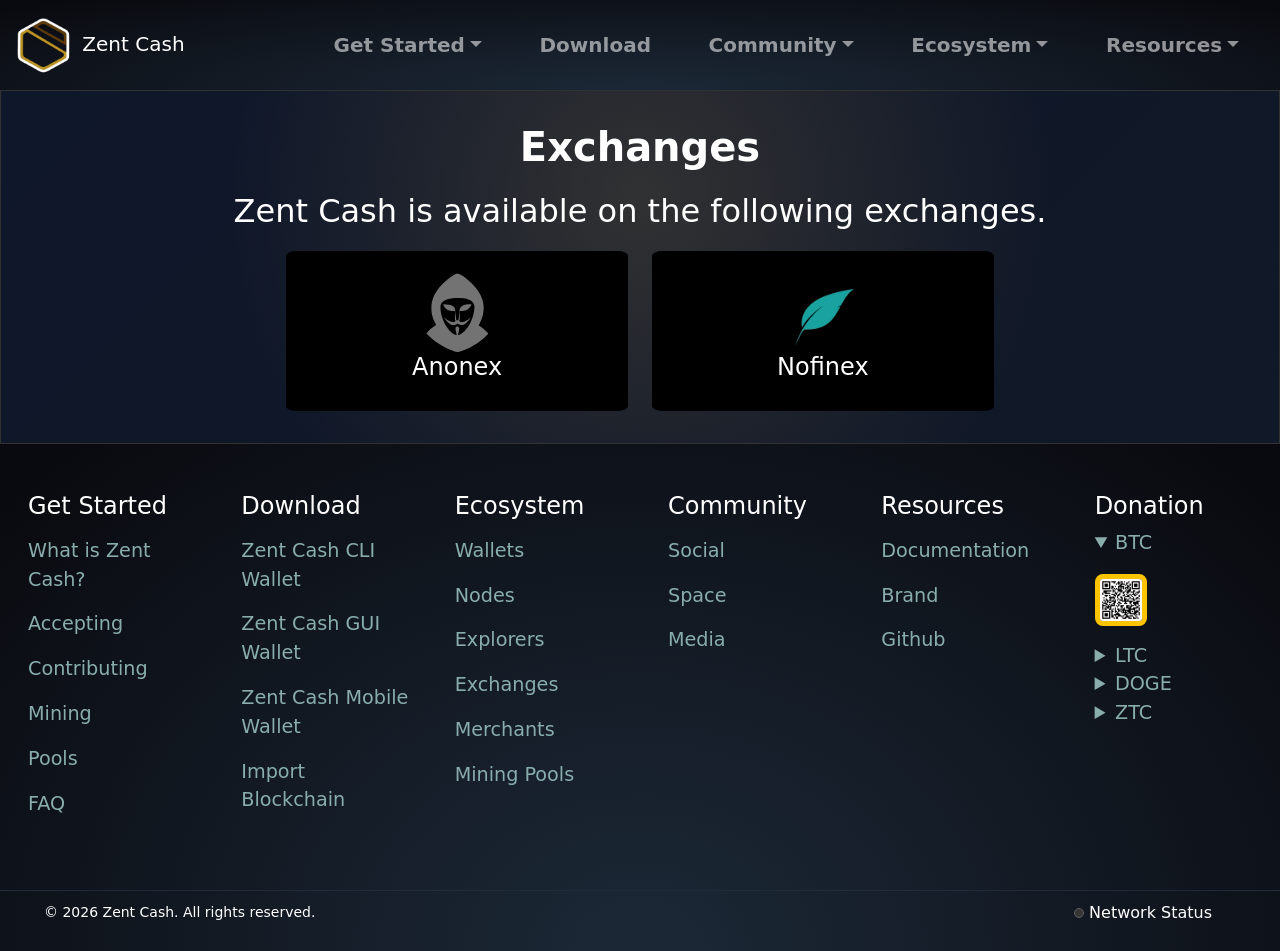
<file: ecosystem/exchanges/index.html>
<!DOCTYPE html>
<html lang="en">
    <head>
      <meta charset="UTF-8"/>
      <meta name="viewport" content="width=device-width, initial-scale=1.0"/>
      <meta name="title" content="Exchanges | Zent Cash | Global Decentralized Payment Network For The Gaming World"/>
      <meta name="description" content="Zent Cash is a digital currency that you can spend anywhere. Use Zent Cash to make secure, instant and private payments online or in any store using our secure open source platform hosted by thousands of users worldwide."/>
      <meta name="keywords" content="Zent, Zent Cash, digital currency, secure currency, instant payment, spend anywhere, payment online, private payment, cryptocurrency, wallet, wallet mobile, anonymous transactions, blockchain, e-sports, crypto-games, games-crypto, games, crypto, ecommerce, e-commerce, your bank, your money, for everyone"/>
      <meta property="og:title" content="Exchanges | Zent Cash | Global Decentralized Payment Network For The Gaming World"/>
      <meta property="og:description" content="Zent Cash is a digital currency that you can spend anywhere. Use Zent Cash to make secure, instant and private payments online or in any store using our secure open source platform hosted by thousands of users worldwide."/>
      <meta property="og:image" content="https://www.zent.cash/assets/img/icons/logo.webp"/>
      <meta property="og:url" content="https://www.zent.cash"/>
      <meta property="og:site_name" content="Exchanges | Zent Cash | Global Decentralized Payment Network For The Gaming World"/>
      <meta property="og:locale" content="en_US"/>
      <meta property="og:type" content="article"/>
      <meta http-equiv="Content-Security-Policy" content="default-src 'self'; connect-src 'self' https://explorer.zent.cash">
      <link rel="shortcut icon" href="/assets/img/icons/favicon.ico" type="image/x-icon">
      <link rel="apple-touch-icon" href="/assets/img/icons/apple-touch-icon.png"/>
      <link rel="apple-touch-icon" sizes="57x57" href="/assets/img/icons/apple-touch-icon-57x57.png"/>
      <link rel="apple-touch-icon" sizes="72x72" href="/assets/img/icons/apple-touch-icon-72x72.png"/>
      <link rel="apple-touch-icon" sizes="76x76" href="/assets/img/icons/apple-touch-icon-76x76.png"/>
      <link rel="apple-touch-icon" sizes="114x114" href="/assets/img/icons/apple-touch-icon-114x114.png"/>
      <link rel="apple-touch-icon" sizes="120x120" href="/assets/img/icons/apple-touch-icon-120x120.png"/>
      <link rel="apple-touch-icon" sizes="144x144" href="/assets/img/icons/apple-touch-icon-144x144.png"/>
      <link rel="apple-touch-icon" sizes="152x152" href="/assets/img/icons/apple-touch-icon-152x152.png"/>
      <link rel="apple-touch-icon" sizes="180x180" href="/assets/img/icons/apple-touch-icon-180x180.png"/>
      <link rel="stylesheet" href="/assets/vendors/bootstrap/css/bootstrap.min.css"/>
      <link rel="stylesheet" href="/assets/css/global.css"/>
      <link rel="stylesheet" href="/assets/css/exchanges.css"/>
      <link rel="stylesheet" href="/assets/css/effects.min.css">   
      <title>Exchanges | Zent Cash | Global Decentralized Payment Network For The Gaming World</title>
    </head>
    <body>
        <!-- Menu Classic Init-->
        <nav class="navbar sticky-top navbar-expand-lg bg-body-tertiary" data-bs-theme="dark">
          <div class="container-fluid">
            <a class="navbar-brand" href="/"><img  alt="zentcash-logo" loading="lazy" src="/assets/img/icons/logo.webp" alt="Zent Cash" width="64" height="64"> Zent Cash</a>
            <button class="navbar-toggler" type="button" data-bs-toggle="collapse" data-bs-target="#navbarNavDropdown" aria-controls="navbarNavDropdown" aria-expanded="false" aria-label="Toggle navigation">
              <span class="navbar-toggler-icon"></span>
            </button>
            <div class="collapse navbar-collapse" id="navbarNavDropdown">
              <ul class="navbar-nav">
                <li class="nav-item dropdown">
                  <a class="nav-link dropdown-toggle" role="menu" data-bs-toggle="dropdown" aria-expanded="false">Get Started</a>
                  <ul class="dropdown-menu">
                    <li><a class="dropdown-item" href="/get-started/what-is-zentcash/">What is Zent Cash?</a></li>
                    <li><a class="dropdown-item" href="/get-started/accepting/">Accepting</a></li>
                    <li><a class="dropdown-item" href="/get-started/contributing/">Contributing</a></li>
                    <li><a class="dropdown-item" href="/get-started/mining/">Mining</a></li>

                  </ul>
                </li>
                <li class="nav-item">
                  <a class="nav-link" href="/download">Download</a>
                </li>
                <li class="nav-item dropdown">
                  <a class="nav-link dropdown-toggle" role="menu" data-bs-toggle="dropdown" aria-expanded="false">Community</a>
                  <ul class="dropdown-menu">
                    <li><a class="dropdown-item" href="/community/social/">Social</a></li>
                    <li><a class="dropdown-item" href="/community/space/">Space</a></li>
                    <li><a class="dropdown-item" href="/community/media/">Media</a></li>
                  </ul>
                </li>
                <li class="nav-item dropdown">
                  <a class="nav-link dropdown-toggle" role="menu" data-bs-toggle="dropdown" aria-expanded="false">Ecosystem</a>
                  <ul class="dropdown-menu">
                    <li><a class="dropdown-item" href="/ecosystem/wallets/">Wallets</a></li>
                    <li><a class="dropdown-item" href="/ecosystem/nodes/">Nodes</a></li>                
                    <li><a class="dropdown-item" href="/ecosystem/explorers/">Explorers</a></li>
                    <li><a class="dropdown-item" href="/ecosystem/exchanges/">Exchanges</a></li>
                    <li><a class="dropdown-item" href="/ecosystem/merchants/">Merchants</a></li>
                    <li><a class="dropdown-item" href="/ecosystem/mining-pools/">Mining Pools</a></li>
                  </ul>
                </li>
                <li class="nav-item dropdown">
                  <a class="nav-link dropdown-toggle" role="menu" data-bs-toggle="dropdown" aria-expanded="false">Resources</a>
                  <ul class="dropdown-menu">
                    <li><a class="dropdown-item" target="_blank" href="https://docs.zent.cash/">Documentation</a></li>
                    <li><a class="dropdown-item" target="_blank" href="https://github.com/ZentCashFoundation">Github</a></li>
                  </ul>
                </li>
              </ul>
            </div>
          </div>
        </nav>
        <!-- Menu Classic End-->

        <section class="zentcash-exchanges">     
            <h1 class="zentcash-exchanges-title">Exchanges</h1>
            <p class="zentcash-exchanges-subtitle">Zent Cash is available on the following exchanges.</p>
            <div class="row justify-content-center">
               <div class="col-12 col-sm-12 col-md-6 col-lg-4">
                <a href="https://anonex.io/market/ZTC_USDT" target="_blank" class="zentcash-card-exchange active">
                  <img height="80" src="/assets/img/exchanges/anonex.svg">
                  <h4>Anonex</h4>
                </a>
              </div>
              <div class="col-12 col-sm-12 col-md-6 col-lg-4">
                <a href="https://www.nofinex.com/market/pair/ZTC-BTC.html" target="_blank" class="zentcash-card-exchange active">
                  <img height="80" src="/assets/img/exchanges/nofinex.webp">
                  <h4>Nofinex</h4>
                </a>
              </div>
            </div>         
        </section>

        <footer class="footer">
          <div class="footer-menus">
            <div class="container">
                <div class="row">
                    <div class="col-6 col-sm-6 col-md-6 col-lg-4 col-xl-2">
                      <div class="footer-menu">
                        <h4>Get Started</h4>
                        <a class="footer-item" href="/get-started/what-is-zentcash">What is Zent Cash?</a>
                        <a class="footer-item" href="/get-started/accepting">Accepting</a>
                        <a class="footer-item" href="/get-started/contributing">Contributing</a>
                        <a class="footer-item" href="/get-started/mining">Mining</a>
                        <a class="footer-item" href="/get-started/pools">Pools</a>
                        <a class="footer-item" href="/get-started/faq">FAQ</a>
                      </div>
                    </div>
                    <div class="col-6 col-sm-6 col-md-6 col-lg-4 col-xl-2">
                      <div class="footer-menu">
                        <h4>Download</h4>
                        <a class="footer-item" href="/download/#zentcash-cli-wallet">Zent Cash CLI Wallet</a>
                        <a class="footer-item" href="/download/#zentcash-gui-wallet">Zent Cash GUI Wallet</a>
                        <a class="footer-item" href="/download/#zentcash-mobile-and-light-wallet">Zent Cash Mobile Wallet</a>
                        <a class="footer-item" href="/download/#zentcash-import-blockchain">Import Blockchain</a>
                      </div>  
                    </div>
                    <div class="col-6 col-sm-6 col-md-6 col-lg-4 col-xl-2">
                      <div class="footer-menu">
                        <h4>Ecosystem</h4>
                        <a class="footer-item" href="/ecosystem/wallets">Wallets</a>
                        <a class="footer-item" href="/ecosystem/nodes">Nodes</a>
                        <a class="footer-item" href="/ecosystem/explorers">Explorers</a>
                        <a class="footer-item" href="/ecosystem/exchanges">Exchanges</a>
                        <a class="footer-item" href="/ecosystem/merchants">Merchants</a>
                        <a class="footer-item" href="/ecosystem/mining-pools">Mining Pools</a>
                      </div>  
                    </div>
                    <div class="col-6 col-sm-6 col-md-6 col-lg-4 col-xl-2">
                      <div class="footer-menu">
                        <h4>Community</h4>
                        <a class="footer-item" href="/community/social">Social</a>
                        <a class="footer-item" href="/community/space">Space</a>
                        <a class="footer-item" href="/community/media">Media</a>
                      </div>  
                    </div>
                    <div class="col-6 col-sm-6 col-md-6 col-lg-4 col-xl-2">
                      <div class="footer-menu">
                        <h4>Resources</h4>
                        <a class="footer-item" target="_blank" href="https://docs.zent.cash/">Documentation</a>
                        <a class="footer-item" target="_blank" href="https://github.com/ZentCashFoundation/brand">Brand</a>
                        <a class="footer-item" target="_blank" href="https://github.com/ZentCashFoundation">Github</a>
                      </div>  
                    </div>
                    <div class="col-6 col-sm-6 col-md-6 col-lg-4 col-xl-2">
                      <div class="footer-menu">
                        <h4>Donation</h4>
                        <details open>
                            <summary>BTC</summary>
                            <div class="donation-qr">
                              <img class="btc" loading="lazy" src="/assets/img/donations/btc-qr.webp" alt="BTC QR Code">
                            </div>  
                        </details>
                        <details>
                            <summary>LTC</summary>
                            <div class="donation-qr">
                              <img class="ltc" loading="lazy" src="/assets/img/donations/ltc-qr.webp" alt="LTC QR Code">
                            </div>  
                        </details>
                        <details>
                            <summary>DOGE</summary>
                            <div class="donation-qr">
                              <img class="doge" loading="lazy" src="/assets/img/donations/doge-qr.webp" alt="DOGE QR Code">
                            </div>  
                        </details>                        
                        <details>
                            <summary>ZTC</summary>
                            <div class="donation-qr">
                              <img class="ztc" loading="lazy" src="/assets/img/donations/ztc-qr.webp" alt="ZTC QR Code">
                            </div>  
                        </details>
                      </div>  
                    </div>
                </div>         
            </div>
          </div>  
            <div class="container">
                <div class="row flex-justify-content">
                    <div class="col-6">
                        <p class="copyright">&copy; <span id="currentyear">2026</span> Zent Cash. All rights reserved.</p>
                    </div>
                    <div class="col-6">
                      <div class="networkStatusMenu">
                        <p class="networkStatus"><span id="networkStatus"></span> Network Status</p>
                        <div class="blockchaininfo">
                          <p>Height: <span id="height">...</p>
                          <p>Mempool: <span id="mempool">...<p>
                          <p>TXs: <span id="txsCount">...<p>
                          <p>Peers: <span id="peersCount">...</p>  
                        </div>
                      </div>  
                    </div>
                </div>         
            </div>
        </footer>

        <!-- Basic Script -->
        <script type="text/javascript" src="/assets/vendors/jquery/jquery.min.js"></script>
        <script type="text/javascript" src="/assets/vendors/bootstrap/js/bootstrap.bundle.min.js"></script>
        <script type="text/javascript" src="/assets/js/global.js"></script>
        <script type="text/javascript" src="/assets/js/schema-organization.js"></script>
    </body>
</html>
</file>
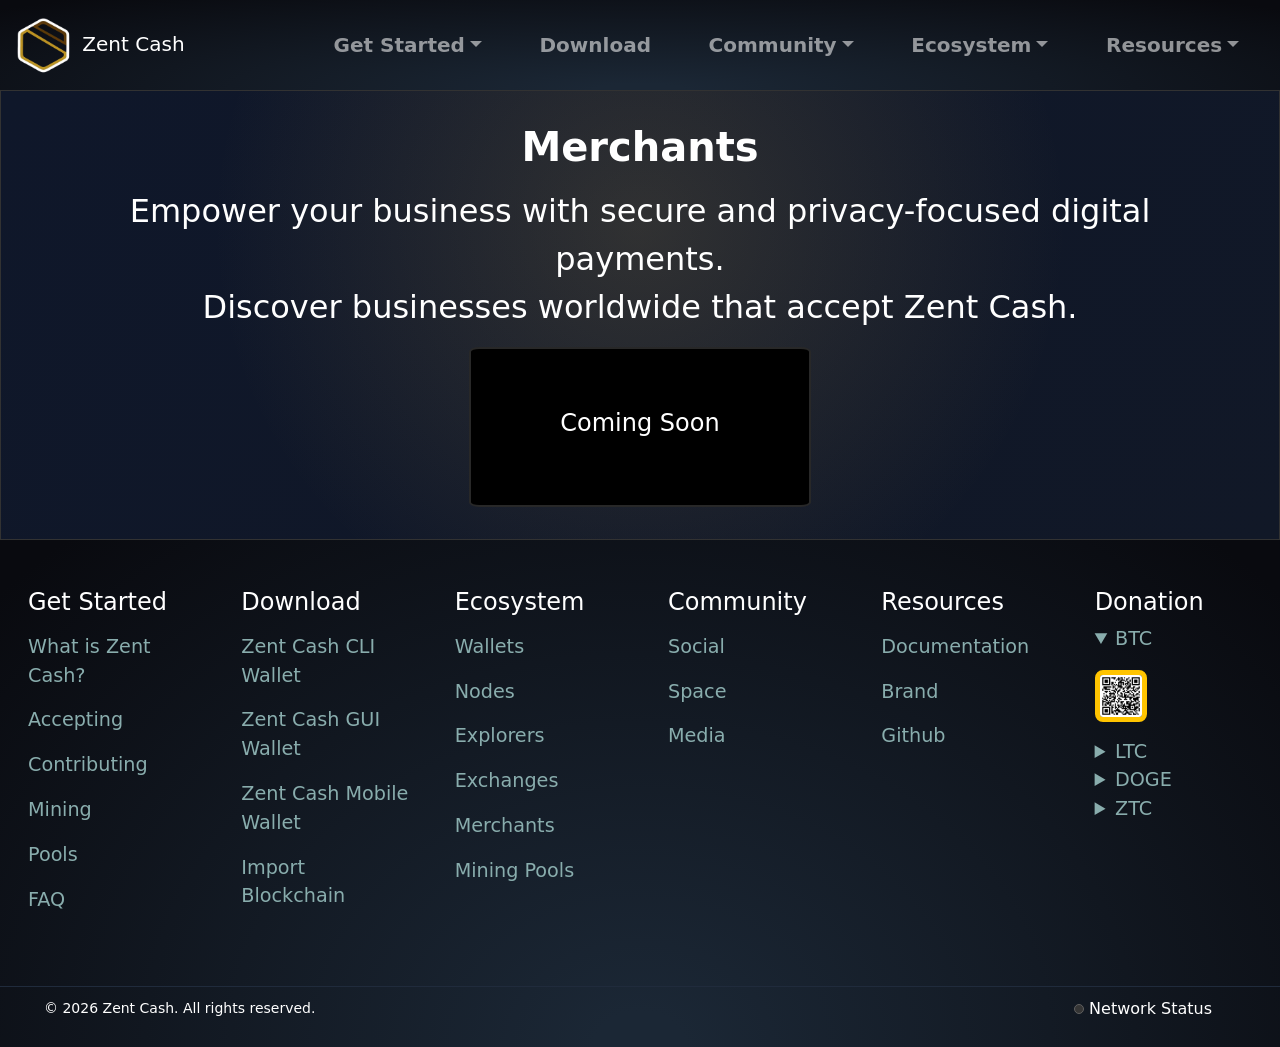
<file: ecosystem/merchants/index.html>
<!DOCTYPE html>
<html lang="en">
    <head>
      <meta charset="UTF-8"/>
      <meta name="viewport" content="width=device-width, initial-scale=1.0"/>
      <meta name="title" content="Merchants | Zent Cash | Global Decentralized Payment Network For The Gaming World"/>
      <meta name="description" content="Zent Cash is a digital currency that you can spend anywhere. Use Zent Cash to make secure, instant and private payments online or in any store using our secure open source platform hosted by thousands of users worldwide."/>
      <meta name="keywords" content="Zent, Zent Cash, digital currency, secure currency, instant payment, spend anywhere, payment online, private payment, cryptocurrency, wallet, wallet mobile, anonymous transactions, blockchain, e-sports, crypto-games, games-crypto, games, crypto, ecommerce, e-commerce, your bank, your money, for everyone"/>
      <meta property="og:title" content="Merchants | Zent Cash | Global Decentralized Payment Network For The Gaming World"/>
      <meta property="og:description" content="Zent Cash is a digital currency that you can spend anywhere. Use Zent Cash to make secure, instant and private payments online or in any store using our secure open source platform hosted by thousands of users worldwide."/>
      <meta property="og:image" content="https://www.zent.cash/assets/img/icons/logo.webp"/>
      <meta property="og:url" content="https://www.zent.cash"/>
      <meta property="og:site_name" content="Merchants | Zent Cash | Global Decentralized Payment Network For The Gaming World"/>
      <meta property="og:locale" content="en_US"/>
      <meta property="og:type" content="article"/>
      <meta http-equiv="Content-Security-Policy" content="default-src 'self'; connect-src 'self' https://explorer.zent.cash">
      <link rel="shortcut icon" href="/assets/img/icons/favicon.ico" type="image/x-icon">
      <link rel="apple-touch-icon" href="/assets/img/icons/apple-touch-icon.png"/>
      <link rel="apple-touch-icon" sizes="57x57" href="/assets/img/icons/apple-touch-icon-57x57.png"/>
      <link rel="apple-touch-icon" sizes="72x72" href="/assets/img/icons/apple-touch-icon-72x72.png"/>
      <link rel="apple-touch-icon" sizes="76x76" href="/assets/img/icons/apple-touch-icon-76x76.png"/>
      <link rel="apple-touch-icon" sizes="114x114" href="/assets/img/icons/apple-touch-icon-114x114.png"/>
      <link rel="apple-touch-icon" sizes="120x120" href="/assets/img/icons/apple-touch-icon-120x120.png"/>
      <link rel="apple-touch-icon" sizes="144x144" href="/assets/img/icons/apple-touch-icon-144x144.png"/>
      <link rel="apple-touch-icon" sizes="152x152" href="/assets/img/icons/apple-touch-icon-152x152.png"/>
      <link rel="apple-touch-icon" sizes="180x180" href="/assets/img/icons/apple-touch-icon-180x180.png"/>
      <link rel="stylesheet" href="/assets/vendors/bootstrap/css/bootstrap.min.css"/>
      <link rel="stylesheet" href="/assets/css/global.css"/>
      <link rel="stylesheet" href="/assets/css/merchants.css"/>
      <link rel="stylesheet" href="/assets/css/effects.min.css">   
      <title>Merchants | Zent Cash | Global Decentralized Payment Network For The Gaming World</title>
    </head>
    <body>
        <!-- Menu Classic Init-->
        <nav class="navbar sticky-top navbar-expand-lg bg-body-tertiary" data-bs-theme="dark">
          <div class="container-fluid">
            <a class="navbar-brand" href="/"><img  alt="zentcash-logo" loading="lazy" src="/assets/img/icons/logo.webp" alt="Zent Cash" width="64" height="64"> Zent Cash</a>
            <button class="navbar-toggler" type="button" data-bs-toggle="collapse" data-bs-target="#navbarNavDropdown" aria-controls="navbarNavDropdown" aria-expanded="false" aria-label="Toggle navigation">
              <span class="navbar-toggler-icon"></span>
            </button>
            <div class="collapse navbar-collapse" id="navbarNavDropdown">
              <ul class="navbar-nav">
                <li class="nav-item dropdown">
                  <a class="nav-link dropdown-toggle" role="menu" data-bs-toggle="dropdown" aria-expanded="false">Get Started</a>
                  <ul class="dropdown-menu">
                    <li><a class="dropdown-item" href="/get-started/what-is-zentcash/">What is Zent Cash?</a></li>
                    <li><a class="dropdown-item" href="/get-started/accepting/">Accepting</a></li>
                    <li><a class="dropdown-item" href="/get-started/contributing/">Contributing</a></li>
                    <li><a class="dropdown-item" href="/get-started/mining/">Mining</a></li>

                  </ul>
                </li>
                <li class="nav-item">
                  <a class="nav-link" href="/download">Download</a>
                </li>
                <li class="nav-item dropdown">
                  <a class="nav-link dropdown-toggle" role="menu" data-bs-toggle="dropdown" aria-expanded="false">Community</a>
                  <ul class="dropdown-menu">
                    <li><a class="dropdown-item" href="/community/social/">Social</a></li>
                    <li><a class="dropdown-item" href="/community/space/">Space</a></li>
                    <li><a class="dropdown-item" href="/community/media/">Media</a></li>
                  </ul>
                </li>
                <li class="nav-item dropdown">
                  <a class="nav-link dropdown-toggle" role="menu" data-bs-toggle="dropdown" aria-expanded="false">Ecosystem</a>
                  <ul class="dropdown-menu">
                    <li><a class="dropdown-item" href="/ecosystem/wallets/">Wallets</a></li>
                    <li><a class="dropdown-item" href="/ecosystem/nodes/">Nodes</a></li>                
                    <li><a class="dropdown-item" href="/ecosystem/explorers/">Explorers</a></li>
                    <li><a class="dropdown-item" href="/ecosystem/exchanges/">Exchanges</a></li>
                    <li><a class="dropdown-item" href="/ecosystem/merchants/">Merchants</a></li>
                    <li><a class="dropdown-item" href="/ecosystem/mining-pools/">Mining Pools</a></li>
                  </ul>
                </li>
                <li class="nav-item dropdown">
                  <a class="nav-link dropdown-toggle" role="menu" data-bs-toggle="dropdown" aria-expanded="false">Resources</a>
                  <ul class="dropdown-menu">
                    <li><a class="dropdown-item" target="_blank" href="https://docs.zent.cash/">Documentation</a></li>
                    <li><a class="dropdown-item" target="_blank" href="https://github.com/ZentCashFoundation">Github</a></li>
                  </ul>
                </li>
              </ul>
            </div>
          </div>
        </nav>
        <!-- Menu Classic End-->

        <section class="zentcash-merchants">     
            <h1 class="zentcash-merchants-title">Merchants</h1>
            <p class="zentcash-merchants-subtitle">Empower your business with secure and privacy-focused digital payments. <br> Discover businesses worldwide that accept Zent Cash.</p>
            <div class="row justify-content-center">
                <div class="col-12 col-sm-12 col-md-6 col-lg-4">              
                  <a  target="_blank" class="zentcash-card-merchant active">
                    <h4>Coming Soon</h4>
                  </a>
                </div>
            </div>         
        </section>

        <footer class="footer">
          <div class="footer-menus">
            <div class="container">
                <div class="row">
                    <div class="col-6 col-sm-6 col-md-6 col-lg-4 col-xl-2">
                      <div class="footer-menu">
                        <h4>Get Started</h4>
                        <a class="footer-item" href="/get-started/what-is-zentcash">What is Zent Cash?</a>
                        <a class="footer-item" href="/get-started/accepting">Accepting</a>
                        <a class="footer-item" href="/get-started/contributing">Contributing</a>
                        <a class="footer-item" href="/get-started/mining">Mining</a>
                        <a class="footer-item" href="/get-started/pools">Pools</a>
                        <a class="footer-item" href="/get-started/faq">FAQ</a>
                      </div>
                    </div>
                    <div class="col-6 col-sm-6 col-md-6 col-lg-4 col-xl-2">
                      <div class="footer-menu">
                        <h4>Download</h4>
                        <a class="footer-item" href="/download/#zentcash-cli-wallet">Zent Cash CLI Wallet</a>
                        <a class="footer-item" href="/download/#zentcash-gui-wallet">Zent Cash GUI Wallet</a>
                        <a class="footer-item" href="/download/#zentcash-mobile-and-light-wallet">Zent Cash Mobile Wallet</a>
                        <a class="footer-item" href="/download/#zentcash-import-blockchain">Import Blockchain</a>
                      </div>  
                    </div>
                    <div class="col-6 col-sm-6 col-md-6 col-lg-4 col-xl-2">
                      <div class="footer-menu">
                        <h4>Ecosystem</h4>
                        <a class="footer-item" href="/ecosystem/wallets">Wallets</a>
                        <a class="footer-item" href="/ecosystem/nodes">Nodes</a>
                        <a class="footer-item" href="/ecosystem/explorers">Explorers</a>
                        <a class="footer-item" href="/ecosystem/exchanges">Exchanges</a>
                        <a class="footer-item" href="/ecosystem/merchants">Merchants</a>
                        <a class="footer-item" href="/ecosystem/mining-pools">Mining Pools</a>
                      </div>  
                    </div>
                    <div class="col-6 col-sm-6 col-md-6 col-lg-4 col-xl-2">
                      <div class="footer-menu">
                        <h4>Community</h4>
                        <a class="footer-item" href="/community/social">Social</a>
                        <a class="footer-item" href="/community/space">Space</a>
                        <a class="footer-item" href="/community/media">Media</a>
                      </div>  
                    </div>
                    <div class="col-6 col-sm-6 col-md-6 col-lg-4 col-xl-2">
                      <div class="footer-menu">
                        <h4>Resources</h4>
                        <a class="footer-item" target="_blank" href="https://docs.zent.cash/">Documentation</a>
                        <a class="footer-item" target="_blank" href="https://github.com/ZentCashFoundation/brand">Brand</a>
                        <a class="footer-item" target="_blank" href="https://github.com/ZentCashFoundation">Github</a>
                      </div>  
                    </div>
                    <div class="col-6 col-sm-6 col-md-6 col-lg-4 col-xl-2">
                      <div class="footer-menu">
                        <h4>Donation</h4>
                        <details open>
                            <summary>BTC</summary>
                            <div class="donation-qr">
                              <img class="btc" loading="lazy" src="/assets/img/donations/btc-qr.webp" alt="BTC QR Code">
                            </div>  
                        </details>
                        <details>
                            <summary>LTC</summary>
                            <div class="donation-qr">
                              <img class="ltc" loading="lazy" src="/assets/img/donations/ltc-qr.webp" alt="LTC QR Code">
                            </div>  
                        </details>
                        <details>
                            <summary>DOGE</summary>
                            <div class="donation-qr">
                              <img class="doge" loading="lazy" src="/assets/img/donations/doge-qr.webp" alt="DOGE QR Code">
                            </div>  
                        </details>                        
                        <details>
                            <summary>ZTC</summary>
                            <div class="donation-qr">
                              <img class="ztc" loading="lazy" src="/assets/img/donations/ztc-qr.webp" alt="ZTC QR Code">
                            </div>  
                        </details>
                      </div>  
                    </div>
                </div>         
            </div>
          </div>  
            <div class="container">
                <div class="row flex-justify-content">
                    <div class="col-6">
                        <p class="copyright">&copy; <span id="currentyear">2026</span> Zent Cash. All rights reserved.</p>
                    </div>
                    <div class="col-6">
                      <div class="networkStatusMenu">
                        <p class="networkStatus"><span id="networkStatus"></span> Network Status</p>
                        <div class="blockchaininfo">
                          <p>Height: <span id="height">...</p>
                          <p>Mempool: <span id="mempool">...<p>
                          <p>TXs: <span id="txsCount">...<p>
                          <p>Peers: <span id="peersCount">...</p>  
                        </div>
                      </div>  
                    </div>
                </div>         
            </div>
        </footer>

        <!-- Basic Script -->
        <script type="text/javascript" src="/assets/vendors/jquery/jquery.min.js"></script>
        <script type="text/javascript" src="/assets/vendors/bootstrap/js/bootstrap.bundle.min.js"></script>
        <script type="text/javascript" src="/assets/js/global.js"></script>
        <script type="text/javascript" src="/assets/js/schema-organization.js"></script>
    </body>
</html>
</file>
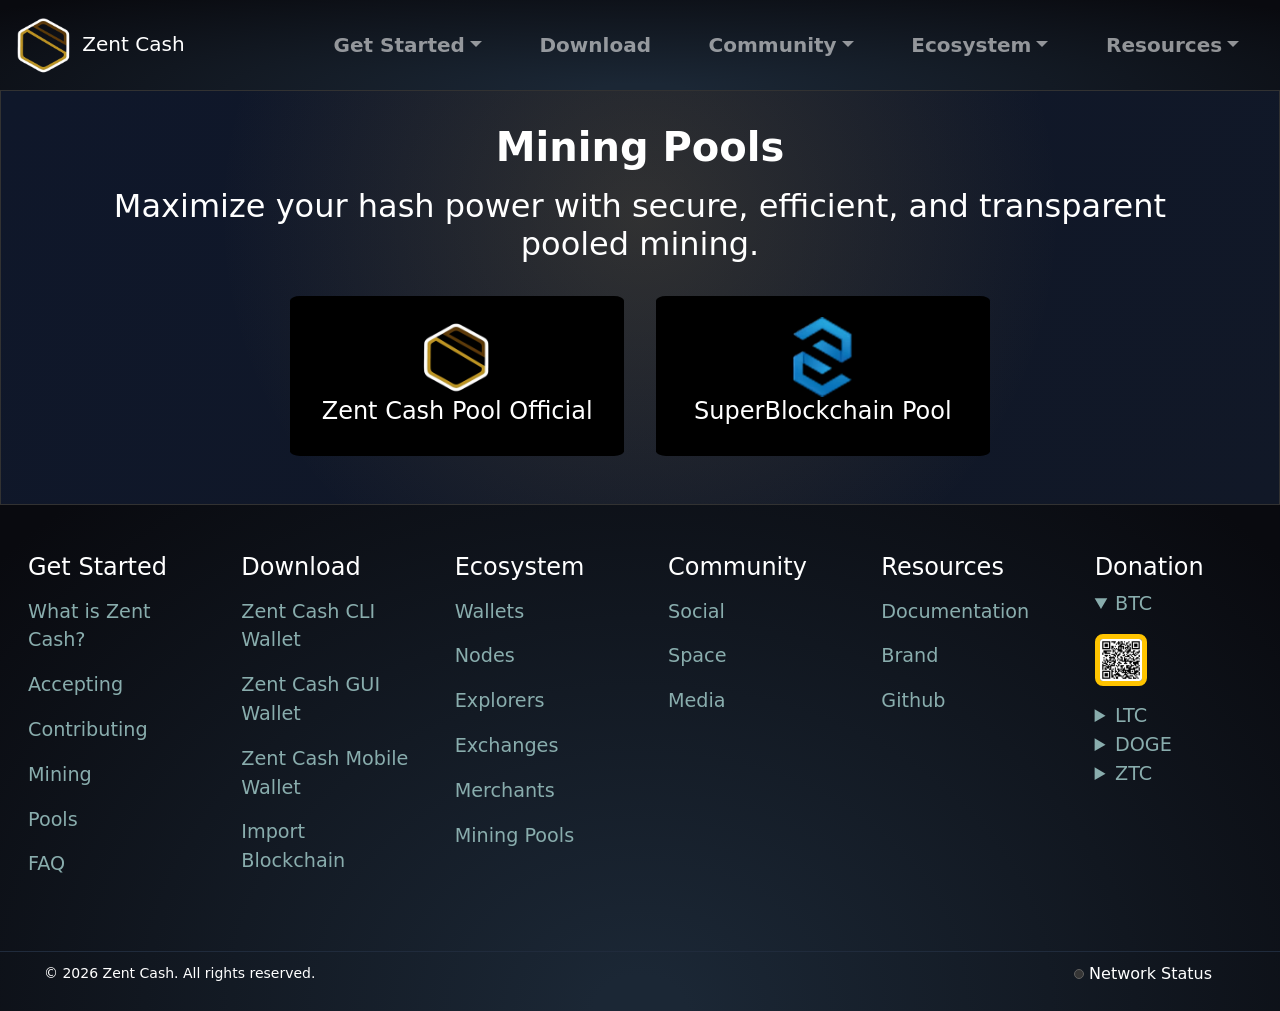
<file: ecosystem/mining-pools/index.html>
<!DOCTYPE html>
<html lang="en">
    <head>
      <meta charset="UTF-8"/>
      <meta name="viewport" content="width=device-width, initial-scale=1.0"/>
      <meta name="title" content="Mining Pools | Zent Cash | Global Decentralized Payment Network For The Gaming World"/>
      <meta name="description" content="Zent Cash is a digital currency that you can spend anywhere. Use Zent Cash to make secure, instant and private payments online or in any store using our secure open source platform hosted by thousands of users worldwide."/>
      <meta name="keywords" content="Zent, Zent Cash, digital currency, secure currency, instant payment, spend anywhere, payment online, private payment, cryptocurrency, wallet, wallet mobile, anonymous transactions, blockchain, e-sports, crypto-games, games-crypto, games, crypto, ecommerce, e-commerce, your bank, your money, for everyone"/>
      <meta property="og:title" content="Mining Pools | Zent Cash | Global Decentralized Payment Network For The Gaming World"/>
      <meta property="og:description" content="Zent Cash is a digital currency that you can spend anywhere. Use Zent Cash to make secure, instant and private payments online or in any store using our secure open source platform hosted by thousands of users worldwide."/>
      <meta property="og:image" content="https://www.zent.cash/assets/img/icons/logo.webp"/>
      <meta property="og:url" content="https://www.zent.cash"/>
      <meta property="og:site_name" content="Mining Pools | Zent Cash | Global Decentralized Payment Network For The Gaming World"/>
      <meta property="og:locale" content="en_US"/>
      <meta property="og:type" content="article"/>
      <meta http-equiv="Content-Security-Policy" content="default-src 'self'; connect-src 'self' https://explorer.zent.cash">
      <link rel="shortcut icon" href="/assets/img/icons/favicon.ico" type="image/x-icon">
      <link rel="apple-touch-icon" href="/assets/img/icons/apple-touch-icon.png"/>
      <link rel="apple-touch-icon" sizes="57x57" href="/assets/img/icons/apple-touch-icon-57x57.png"/>
      <link rel="apple-touch-icon" sizes="72x72" href="/assets/img/icons/apple-touch-icon-72x72.png"/>
      <link rel="apple-touch-icon" sizes="76x76" href="/assets/img/icons/apple-touch-icon-76x76.png"/>
      <link rel="apple-touch-icon" sizes="114x114" href="/assets/img/icons/apple-touch-icon-114x114.png"/>
      <link rel="apple-touch-icon" sizes="120x120" href="/assets/img/icons/apple-touch-icon-120x120.png"/>
      <link rel="apple-touch-icon" sizes="144x144" href="/assets/img/icons/apple-touch-icon-144x144.png"/>
      <link rel="apple-touch-icon" sizes="152x152" href="/assets/img/icons/apple-touch-icon-152x152.png"/>
      <link rel="apple-touch-icon" sizes="180x180" href="/assets/img/icons/apple-touch-icon-180x180.png"/>
      <link rel="stylesheet" href="/assets/vendors/bootstrap/css/bootstrap.min.css"/>
      <link rel="stylesheet" href="/assets/css/global.css"/>
      <link rel="stylesheet" href="/assets/css/mining-pools.css"/>
      <link rel="stylesheet" href="/assets/css/effects.min.css">   
      <title>Mining Pools | Zent Cash | Global Decentralized Payment Network For The Gaming World</title>
    </head>
    <body>
        <!-- Menu Classic Init-->
        <nav class="navbar sticky-top navbar-expand-lg bg-body-tertiary" data-bs-theme="dark">
          <div class="container-fluid">
            <a class="navbar-brand" href="/"><img  alt="zentcash-logo" loading="lazy" src="/assets/img/icons/logo.webp" alt="Zent Cash" width="64" height="64"> Zent Cash</a>
            <button class="navbar-toggler" type="button" data-bs-toggle="collapse" data-bs-target="#navbarNavDropdown" aria-controls="navbarNavDropdown" aria-expanded="false" aria-label="Toggle navigation">
              <span class="navbar-toggler-icon"></span>
            </button>
            <div class="collapse navbar-collapse" id="navbarNavDropdown">
              <ul class="navbar-nav">
                <li class="nav-item dropdown">
                  <a class="nav-link dropdown-toggle" role="menu" data-bs-toggle="dropdown" aria-expanded="false">Get Started</a>
                  <ul class="dropdown-menu">
                    <li><a class="dropdown-item" href="/get-started/what-is-zentcash/">What is Zent Cash?</a></li>
                    <li><a class="dropdown-item" href="/get-started/accepting/">Accepting</a></li>
                    <li><a class="dropdown-item" href="/get-started/contributing/">Contributing</a></li>
                    <li><a class="dropdown-item" href="/get-started/mining/">Mining</a></li>

                  </ul>
                </li>
                <li class="nav-item">
                  <a class="nav-link" href="/download">Download</a>
                </li>
                <li class="nav-item dropdown">
                  <a class="nav-link dropdown-toggle" role="menu" data-bs-toggle="dropdown" aria-expanded="false">Community</a>
                  <ul class="dropdown-menu">
                    <li><a class="dropdown-item" href="/community/social/">Social</a></li>
                    <li><a class="dropdown-item" href="/community/space/">Space</a></li>
                    <li><a class="dropdown-item" href="/community/media/">Media</a></li>
                  </ul>
                </li>
                <li class="nav-item dropdown">
                  <a class="nav-link dropdown-toggle" role="menu" data-bs-toggle="dropdown" aria-expanded="false">Ecosystem</a>
                  <ul class="dropdown-menu">
                    <li><a class="dropdown-item" href="/ecosystem/wallets/">Wallets</a></li>
                    <li><a class="dropdown-item" href="/ecosystem/nodes/">Nodes</a></li>                
                    <li><a class="dropdown-item" href="/ecosystem/explorers/">Explorers</a></li>
                    <li><a class="dropdown-item" href="/ecosystem/exchanges/">Exchanges</a></li>
                    <li><a class="dropdown-item" href="/ecosystem/merchants/">Merchants</a></li>
                    <li><a class="dropdown-item" href="/ecosystem/mining-pools/">Mining Pools</a></li>
                  </ul>
                </li>
                <li class="nav-item dropdown">
                  <a class="nav-link dropdown-toggle" role="menu" data-bs-toggle="dropdown" aria-expanded="false">Resources</a>
                  <ul class="dropdown-menu">
                    <li><a class="dropdown-item" target="_blank" href="https://docs.zent.cash/">Documentation</a></li>
                    <li><a class="dropdown-item" target="_blank" href="https://github.com/ZentCashFoundation">Github</a></li>
                  </ul>
                </li>
              </ul>
            </div>
          </div>
        </nav>
        <!-- Menu Classic End-->

        <section class="zentcash-mining-pools">     
            <h1 class="zentcash-mining-pools-title">Mining Pools</h1>
            <h2 class="zentcash-mining-pools-subtitle">Maximize your hash power with secure, efficient, and transparent pooled mining.</h2>
            <div class="row justify-content-center">
               <div class="col-12 col-sm-12 col-md-6 col-lg-4 mining-pool">
                <a href="https://pool.zent.cash" target="_blank" class="card-mining-pool active">
                  <img height="80" src="/assets/img/mining-pools/zentcash-pool-official.webp">
                  <h4>Zent Cash Pool Official</h4>
                </a>
              </div>
              <div class="col-12 col-sm-12 col-md-6 col-lg-4 mining-pool">
                <a href="https://superblockchain.zapto.org/ztc" target="_blank" class="card-mining-pool active">
                  <img height="80" src="/assets/img/mining-pools/superblockchainpool.webp">
                  <h4>SuperBlockchain Pool</h4>
                </a>
              </div>
              <!--
              <div class="col-12 col-sm-12 col-md-6 col-lg-4 mining-pool">
                <a href="#" target="_blank" class="card-mining-pool">
                  <img >
                  <h4></h4>
                </a>
              </div>
              <div class="col-12 col-sm-12 col-md-6 col-lg-4 mining-pool">
                <a href="#" target="_blank" class="card-mining-pool">
                  <img >
                  <h4></h4>
                </a>
              </div>
              <div class="col-12 col-sm-12 col-md-6 col-lg-4 mining-pool">
                <a href="#" target="_blank" class="card-mining-pool">
                  <img >
                  <h4></h4>
                </a>
              </div>
              --> 
            </div>         
        </section>

        <footer class="footer">
          <div class="footer-menus">
            <div class="container">
                <div class="row">
                    <div class="col-6 col-sm-6 col-md-6 col-lg-4 col-xl-2">
                      <div class="footer-menu">
                        <h4>Get Started</h4>
                        <a class="footer-item" href="/get-started/what-is-zentcash">What is Zent Cash?</a>
                        <a class="footer-item" href="/get-started/accepting">Accepting</a>
                        <a class="footer-item" href="/get-started/contributing">Contributing</a>
                        <a class="footer-item" href="/get-started/mining">Mining</a>
                        <a class="footer-item" href="/get-started/pools">Pools</a>
                        <a class="footer-item" href="/get-started/faq">FAQ</a>
                      </div>
                    </div>
                    <div class="col-6 col-sm-6 col-md-6 col-lg-4 col-xl-2">
                      <div class="footer-menu">
                        <h4>Download</h4>
                        <a class="footer-item" href="/download/#zentcash-cli-wallet">Zent Cash CLI Wallet</a>
                        <a class="footer-item" href="/download/#zentcash-gui-wallet">Zent Cash GUI Wallet</a>
                        <a class="footer-item" href="/download/#zentcash-mobile-and-light-wallet">Zent Cash Mobile Wallet</a>
                        <a class="footer-item" href="/download/#zentcash-import-blockchain">Import Blockchain</a>
                      </div>  
                    </div>
                    <div class="col-6 col-sm-6 col-md-6 col-lg-4 col-xl-2">
                      <div class="footer-menu">
                        <h4>Ecosystem</h4>
                        <a class="footer-item" href="/ecosystem/wallets">Wallets</a>
                        <a class="footer-item" href="/ecosystem/nodes">Nodes</a>
                        <a class="footer-item" href="/ecosystem/explorers">Explorers</a>
                        <a class="footer-item" href="/ecosystem/exchanges">Exchanges</a>
                        <a class="footer-item" href="/ecosystem/merchants">Merchants</a>
                        <a class="footer-item" href="/ecosystem/mining-pools">Mining Pools</a>
                      </div>  
                    </div>
                    <div class="col-6 col-sm-6 col-md-6 col-lg-4 col-xl-2">
                      <div class="footer-menu">
                        <h4>Community</h4>
                        <a class="footer-item" href="/community/social">Social</a>
                        <a class="footer-item" href="/community/space">Space</a>
                        <a class="footer-item" href="/community/media">Media</a>
                      </div>  
                    </div>
                    <div class="col-6 col-sm-6 col-md-6 col-lg-4 col-xl-2">
                      <div class="footer-menu">
                        <h4>Resources</h4>
                        <a class="footer-item" target="_blank" href="https://docs.zent.cash/">Documentation</a>
                        <a class="footer-item" target="_blank" href="https://github.com/ZentCashFoundation/brand">Brand</a>
                        <a class="footer-item" target="_blank" href="https://github.com/ZentCashFoundation">Github</a>
                      </div>  
                    </div>
                    <div class="col-6 col-sm-6 col-md-6 col-lg-4 col-xl-2">
                      <div class="footer-menu">
                        <h4>Donation</h4>
                        <details open>
                            <summary>BTC</summary>
                            <div class="donation-qr">
                              <img class="btc" loading="lazy" src="/assets/img/donations/btc-qr.webp" alt="BTC QR Code">
                            </div>  
                        </details>
                        <details>
                            <summary>LTC</summary>
                            <div class="donation-qr">
                              <img class="ltc" loading="lazy" src="/assets/img/donations/ltc-qr.webp" alt="LTC QR Code">
                            </div>  
                        </details>
                        <details>
                            <summary>DOGE</summary>
                            <div class="donation-qr">
                              <img class="doge" loading="lazy" src="/assets/img/donations/doge-qr.webp" alt="DOGE QR Code">
                            </div>  
                        </details>                        
                        <details>
                            <summary>ZTC</summary>
                            <div class="donation-qr">
                              <img class="ztc" loading="lazy" src="/assets/img/donations/ztc-qr.webp" alt="ZTC QR Code">
                            </div>  
                        </details>
                      </div>  
                    </div>
                </div>         
            </div>
          </div>  
            <div class="container">
                <div class="row flex-justify-content">
                    <div class="col-6">
                        <p class="copyright">&copy; <span id="currentyear">2026</span> Zent Cash. All rights reserved.</p>
                    </div>
                    <div class="col-6">
                      <div class="networkStatusMenu">
                        <p class="networkStatus"><span id="networkStatus"></span> Network Status</p>
                        <div class="blockchaininfo">
                          <p>Height: <span id="height">...</p>
                          <p>Mempool: <span id="mempool">...<p>
                          <p>TXs: <span id="txsCount">...<p>
                          <p>Peers: <span id="peersCount">...</p>  
                        </div>
                      </div>  
                    </div>
                </div>         
            </div>
        </footer>

        <!-- Basic Script -->
        <script type="text/javascript" src="/assets/vendors/jquery/jquery.min.js"></script>
        <script type="text/javascript" src="/assets/vendors/bootstrap/js/bootstrap.bundle.min.js"></script>
        <script type="text/javascript" src="/assets/js/global.js"></script>
        <script type="text/javascript" src="/assets/js/schema-organization.js"></script>
    </body>
</html>
</file>
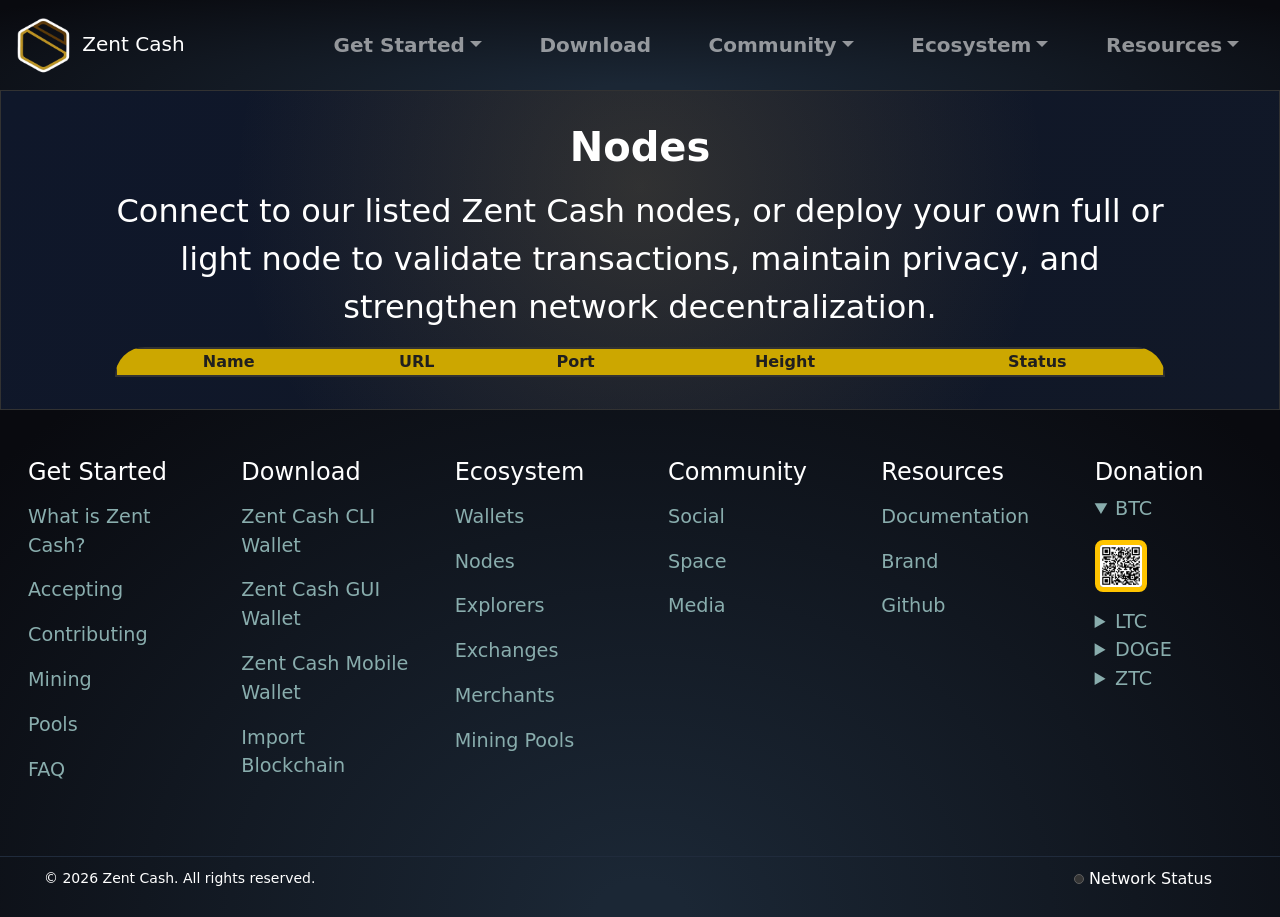
<file: ecosystem/nodes/index.html>
<!DOCTYPE html>
<html lang="en">
    <head>
      <meta charset="UTF-8"/>
      <meta name="viewport" content="width=device-width, initial-scale=1.0"/>
      <meta name="title" content="Nodes | Zent Cash | Global Decentralized Payment Network For The Gaming World"/>
      <meta name="description" content="Zent Cash is a digital currency that you can spend anywhere. Use Zent Cash to make secure, instant and private payments online or in any store using our secure open source platform hosted by thousands of users worldwide."/>
      <meta name="keywords" content="Zent, Zent Cash, digital currency, secure currency, instant payment, spend anywhere, payment online, private payment, cryptocurrency, wallet, wallet mobile, anonymous transactions, blockchain, e-sports, crypto-games, games-crypto, games, crypto, ecommerce, e-commerce, your bank, your money, for everyone"/>
      <meta property="og:title" content="Nodes | Zent Cash | Global Decentralized Payment Network For The Gaming World"/>
      <meta property="og:description" content="Zent Cash is a digital currency that you can spend anywhere. Use Zent Cash to make secure, instant and private payments online or in any store using our secure open source platform hosted by thousands of users worldwide."/>
      <meta property="og:image" content="https://www.zent.cash/assets/img/icons/logo.webp"/>
      <meta property="og:url" content="https://www.zent.cash"/>
      <meta property="og:site_name" content="Nodes | Zent Cash | Global Decentralized Payment Network For The Gaming World"/>
      <meta property="og:locale" content="en_US"/>
      <meta property="og:type" content="article"/>
      <meta http-equiv="Content-Security-Policy" content="default-src 'self'; connect-src 'self' *">
      <link rel="shortcut icon" href="/assets/img/icons/favicon.ico" type="image/x-icon">
      <link rel="apple-touch-icon" href="/assets/img/icons/apple-touch-icon.png"/>
      <link rel="apple-touch-icon" sizes="57x57" href="/assets/img/icons/apple-touch-icon-57x57.png"/>
      <link rel="apple-touch-icon" sizes="72x72" href="/assets/img/icons/apple-touch-icon-72x72.png"/>
      <link rel="apple-touch-icon" sizes="76x76" href="/assets/img/icons/apple-touch-icon-76x76.png"/>
      <link rel="apple-touch-icon" sizes="114x114" href="/assets/img/icons/apple-touch-icon-114x114.png"/>
      <link rel="apple-touch-icon" sizes="120x120" href="/assets/img/icons/apple-touch-icon-120x120.png"/>
      <link rel="apple-touch-icon" sizes="144x144" href="/assets/img/icons/apple-touch-icon-144x144.png"/>
      <link rel="apple-touch-icon" sizes="152x152" href="/assets/img/icons/apple-touch-icon-152x152.png"/>
      <link rel="apple-touch-icon" sizes="180x180" href="/assets/img/icons/apple-touch-icon-180x180.png"/>
      <link rel="stylesheet" href="/assets/vendors/bootstrap/css/bootstrap.min.css"/>
      <link rel="stylesheet" href="/assets/css/global.css"/>
      <link rel="stylesheet" href="/assets/css/nodes.css"/>
      <link rel="stylesheet" href="/assets/css/effects.min.css">   
      <title>Nodes | Zent Cash | Global Decentralized Payment Network For The Gaming World</title>
    </head>
    <body>
        <!-- Menu Classic Init-->
        <nav class="navbar sticky-top navbar-expand-lg bg-body-tertiary" data-bs-theme="dark">
          <div class="container-fluid">
            <a class="navbar-brand" href="/"><img  alt="zentcash-logo" loading="lazy" src="/assets/img/icons/logo.webp" alt="Zent Cash" width="64" height="64"> Zent Cash</a>
            <button class="navbar-toggler" type="button" data-bs-toggle="collapse" data-bs-target="#navbarNavDropdown" aria-controls="navbarNavDropdown" aria-expanded="false" aria-label="Toggle navigation">
              <span class="navbar-toggler-icon"></span>
            </button>
            <div class="collapse navbar-collapse" id="navbarNavDropdown">
              <ul class="navbar-nav">
                <li class="nav-item dropdown">
                  <a class="nav-link dropdown-toggle" role="menu" data-bs-toggle="dropdown" aria-expanded="false">Get Started</a>
                  <ul class="dropdown-menu">
                    <li><a class="dropdown-item" href="/get-started/what-is-zentcash/">What is Zent Cash?</a></li>
                    <li><a class="dropdown-item" href="/get-started/accepting/">Accepting</a></li>
                    <li><a class="dropdown-item" href="/get-started/contributing/">Contributing</a></li>
                    <li><a class="dropdown-item" href="/get-started/mining/">Mining</a></li>

                  </ul>
                </li>
                <li class="nav-item">
                  <a class="nav-link" href="/download">Download</a>
                </li>
                <li class="nav-item dropdown">
                  <a class="nav-link dropdown-toggle" role="menu" data-bs-toggle="dropdown" aria-expanded="false">Community</a>
                  <ul class="dropdown-menu">
                    <li><a class="dropdown-item" href="/community/social/">Social</a></li>
                    <li><a class="dropdown-item" href="/community/space/">Space</a></li>
                    <li><a class="dropdown-item" href="/community/media/">Media</a></li>
                  </ul>
                </li>
                <li class="nav-item dropdown">
                  <a class="nav-link dropdown-toggle" role="menu" data-bs-toggle="dropdown" aria-expanded="false">Ecosystem</a>
                  <ul class="dropdown-menu">
                    <li><a class="dropdown-item" href="/ecosystem/wallets/">Wallets</a></li>
                    <li><a class="dropdown-item" href="/ecosystem/nodes/">Nodes</a></li>                
                    <li><a class="dropdown-item" href="/ecosystem/explorers/">Explorers</a></li>
                    <li><a class="dropdown-item" href="/ecosystem/exchanges/">Exchanges</a></li>
                    <li><a class="dropdown-item" href="/ecosystem/merchants/">Merchants</a></li>
                    <li><a class="dropdown-item" href="/ecosystem/mining-pools/">Mining Pools</a></li>
                  </ul>
                </li>
                <li class="nav-item dropdown">
                  <a class="nav-link dropdown-toggle" role="menu" data-bs-toggle="dropdown" aria-expanded="false">Resources</a>
                  <ul class="dropdown-menu">
                    <li><a class="dropdown-item" target="_blank" href="https://docs.zent.cash/">Documentation</a></li>
                    <li><a class="dropdown-item" target="_blank" href="https://github.com/ZentCashFoundation">Github</a></li>
                  </ul>
                </li>
              </ul>
            </div>
          </div>
        </nav>
        <!-- Menu Classic End-->

        <section class="zentcash-nodes">     
            <h1 class="zentcash-nodes-title">Nodes</h1>
            <p class="zentcash-nodes-subtitle">Connect to our listed Zent Cash nodes, or deploy your own full or light node to validate transactions, maintain privacy, and strengthen network decentralization.</p>         
            <div class="container table-nodes">
              <table class="nodes-table">
                <thead>
                    <tr>
                        <th>Name</th>
                        <th>URL</th>
                        <th>Port</th>
                        <th>Height</th>
                        <th>Status</th>
                    </tr>
                </thead>
                <tbody id="node-table-body"></tbody>
              </table>
            </div>
          </section>

        <footer class="footer">
          <div class="footer-menus">
            <div class="container">
                <div class="row">
                    <div class="col-6 col-sm-6 col-md-6 col-lg-4 col-xl-2">
                      <div class="footer-menu">
                        <h4>Get Started</h4>
                        <a class="footer-item" href="/get-started/what-is-zentcash">What is Zent Cash?</a>
                        <a class="footer-item" href="/get-started/accepting">Accepting</a>
                        <a class="footer-item" href="/get-started/contributing">Contributing</a>
                        <a class="footer-item" href="/get-started/mining">Mining</a>
                        <a class="footer-item" href="/get-started/pools">Pools</a>
                        <a class="footer-item" href="/get-started/faq">FAQ</a>
                      </div>
                    </div>
                    <div class="col-6 col-sm-6 col-md-6 col-lg-4 col-xl-2">
                      <div class="footer-menu">
                        <h4>Download</h4>
                        <a class="footer-item" href="/download/#zentcash-cli-wallet">Zent Cash CLI Wallet</a>
                        <a class="footer-item" href="/download/#zentcash-gui-wallet">Zent Cash GUI Wallet</a>
                        <a class="footer-item" href="/download/#zentcash-mobile-and-light-wallet">Zent Cash Mobile Wallet</a>
                        <a class="footer-item" href="/download/#zentcash-import-blockchain">Import Blockchain</a>
                      </div>  
                    </div>
                    <div class="col-6 col-sm-6 col-md-6 col-lg-4 col-xl-2">
                      <div class="footer-menu">
                        <h4>Ecosystem</h4>
                        <a class="footer-item" href="/ecosystem/wallets">Wallets</a>
                        <a class="footer-item" href="/ecosystem/nodes">Nodes</a>
                        <a class="footer-item" href="/ecosystem/explorers">Explorers</a>
                        <a class="footer-item" href="/ecosystem/exchanges">Exchanges</a>
                        <a class="footer-item" href="/ecosystem/merchants">Merchants</a>
                        <a class="footer-item" href="/ecosystem/mining-pools">Mining Pools</a>
                      </div>  
                    </div>
                    <div class="col-6 col-sm-6 col-md-6 col-lg-4 col-xl-2">
                      <div class="footer-menu">
                        <h4>Community</h4>
                        <a class="footer-item" href="/community/social">Social</a>
                        <a class="footer-item" href="/community/space">Space</a>
                        <a class="footer-item" href="/community/media">Media</a>
                      </div>  
                    </div>
                    <div class="col-6 col-sm-6 col-md-6 col-lg-4 col-xl-2">
                      <div class="footer-menu">
                        <h4>Resources</h4>
                        <a class="footer-item" target="_blank" href="https://docs.zent.cash/">Documentation</a>
                        <a class="footer-item" target="_blank" href="https://github.com/ZentCashFoundation/brand">Brand</a>
                        <a class="footer-item" target="_blank" href="https://github.com/ZentCashFoundation">Github</a>
                      </div>  
                    </div>
                    <div class="col-6 col-sm-6 col-md-6 col-lg-4 col-xl-2">
                      <div class="footer-menu">
                        <h4>Donation</h4>
                        <details open>
                            <summary>BTC</summary>
                            <div class="donation-qr">
                              <img class="btc" loading="lazy" src="/assets/img/donations/btc-qr.webp" alt="BTC QR Code">
                            </div>  
                        </details>
                        <details>
                            <summary>LTC</summary>
                            <div class="donation-qr">
                              <img class="ltc" loading="lazy" src="/assets/img/donations/ltc-qr.webp" alt="LTC QR Code">
                            </div>  
                        </details>
                        <details>
                            <summary>DOGE</summary>
                            <div class="donation-qr">
                              <img class="doge" loading="lazy" src="/assets/img/donations/doge-qr.webp" alt="DOGE QR Code">
                            </div>  
                        </details>                        
                        <details>
                            <summary>ZTC</summary>
                            <div class="donation-qr">
                              <img class="ztc" loading="lazy" src="/assets/img/donations/ztc-qr.webp" alt="ZTC QR Code">
                            </div>  
                        </details>
                      </div>  
                    </div>
                </div>         
            </div>
          </div>  
            <div class="container">
                <div class="row flex-justify-content">
                    <div class="col-6">
                        <p class="copyright">&copy; <span id="currentyear">2026</span> Zent Cash. All rights reserved.</p>
                    </div>
                    <div class="col-6">
                      <div class="networkStatusMenu">
                        <p class="networkStatus"><span id="networkStatus"></span> Network Status</p>
                        <div class="blockchaininfo">
                          <p>Height: <span id="height">...</p>
                          <p>Mempool: <span id="mempool">...<p>
                          <p>TXs: <span id="txsCount">...<p>
                          <p>Peers: <span id="peersCount">...</p>  
                        </div>
                      </div>  
                    </div>
                </div>         
            </div>
        </footer>

        <!-- Basic Script -->
        <script type="text/javascript" src="/assets/vendors/jquery/jquery.min.js"></script>
        <script type="text/javascript" src="/assets/vendors/bootstrap/js/bootstrap.bundle.min.js"></script>
        <script type="text/javascript" src="/assets/js/global.js"></script>
        <script type="text/javascript" src="/assets/js/nodes.js"></script>
        <script type="text/javascript" src="/assets/js/schema-organization.js"></script>
    </body>
</html>
</file>
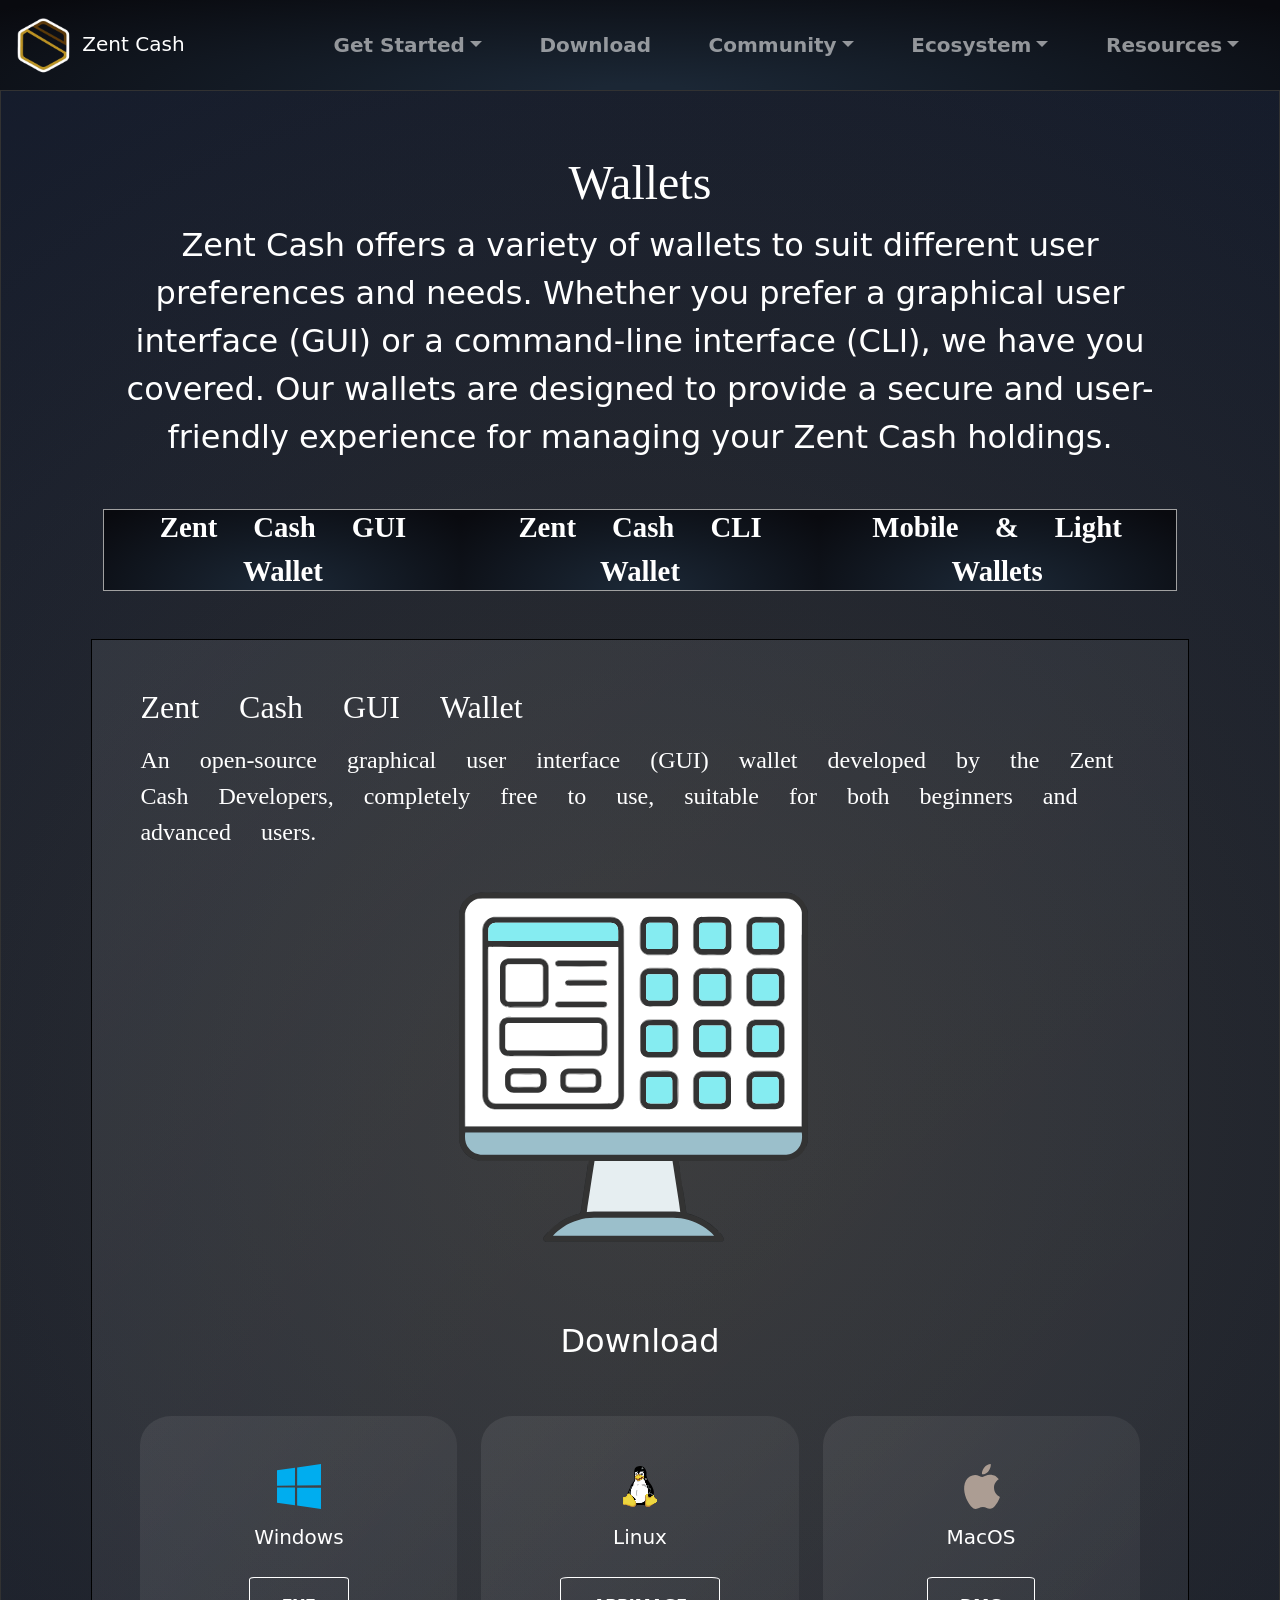
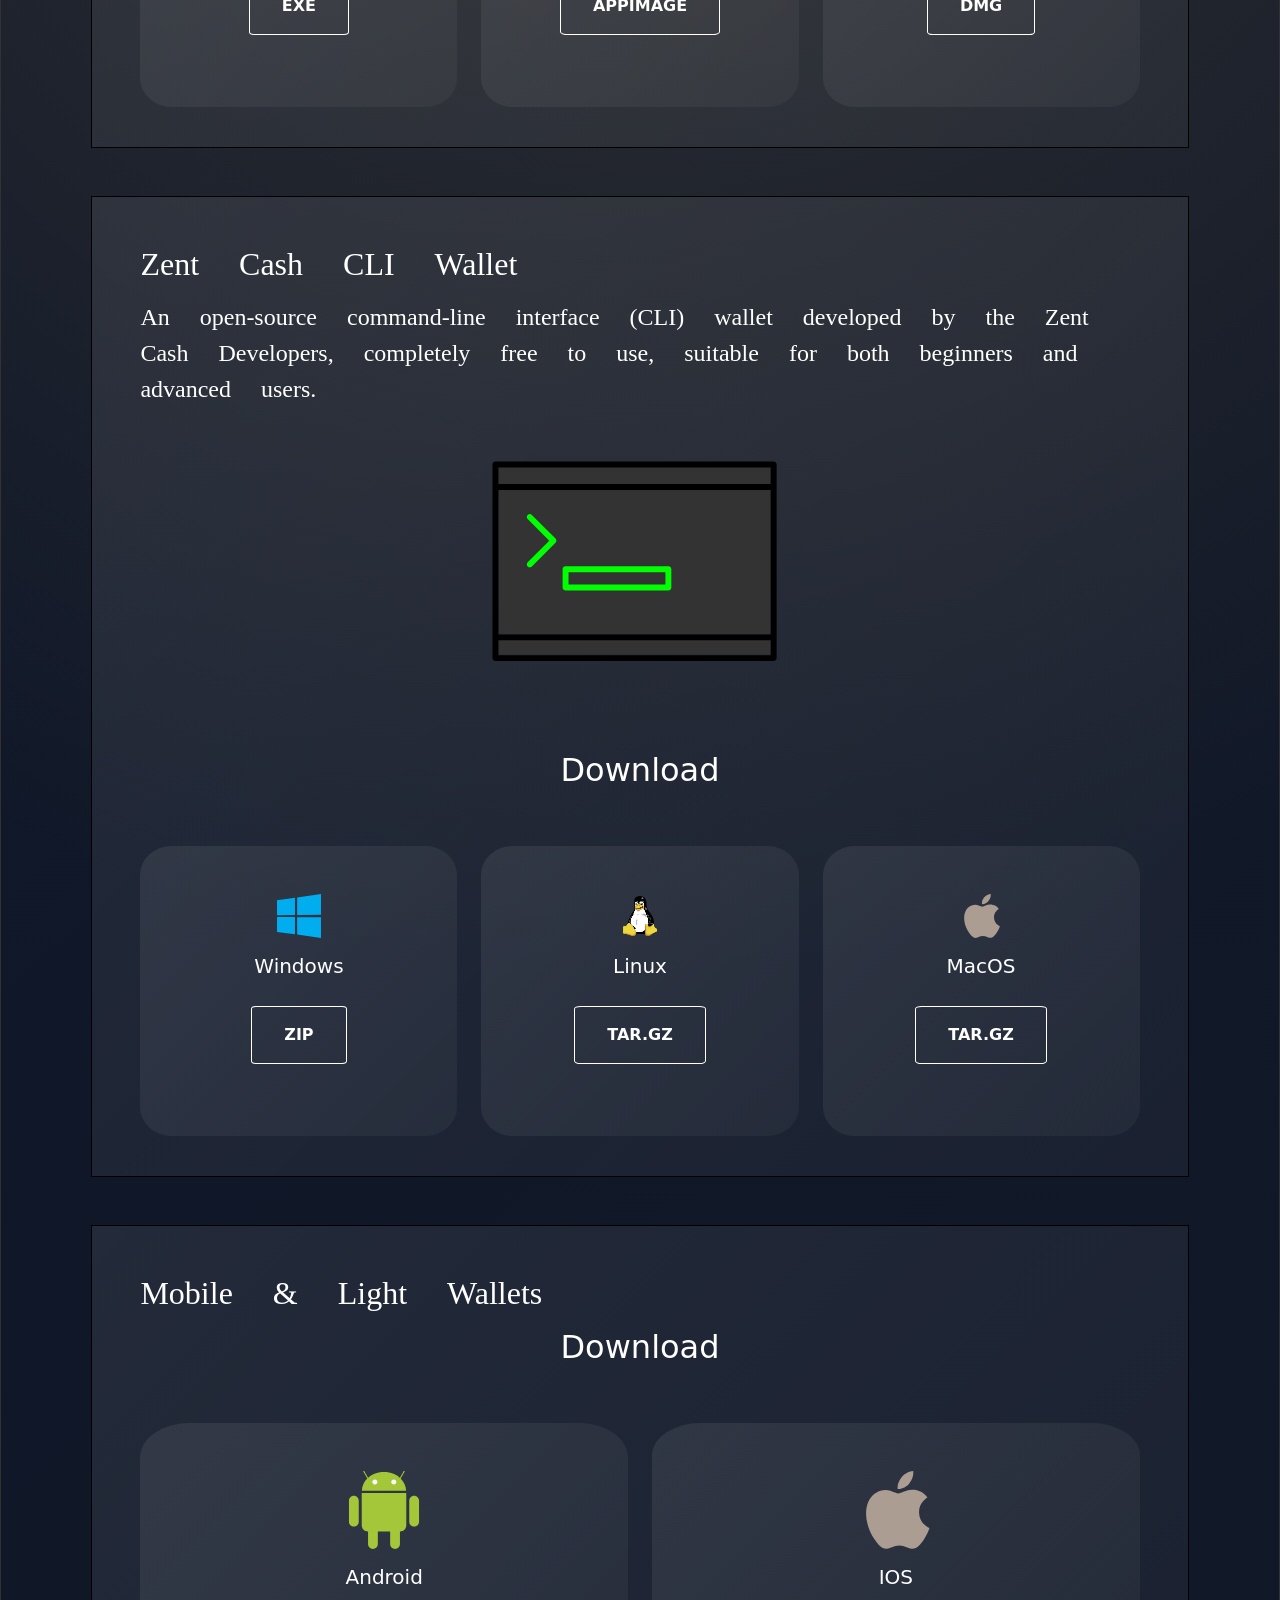
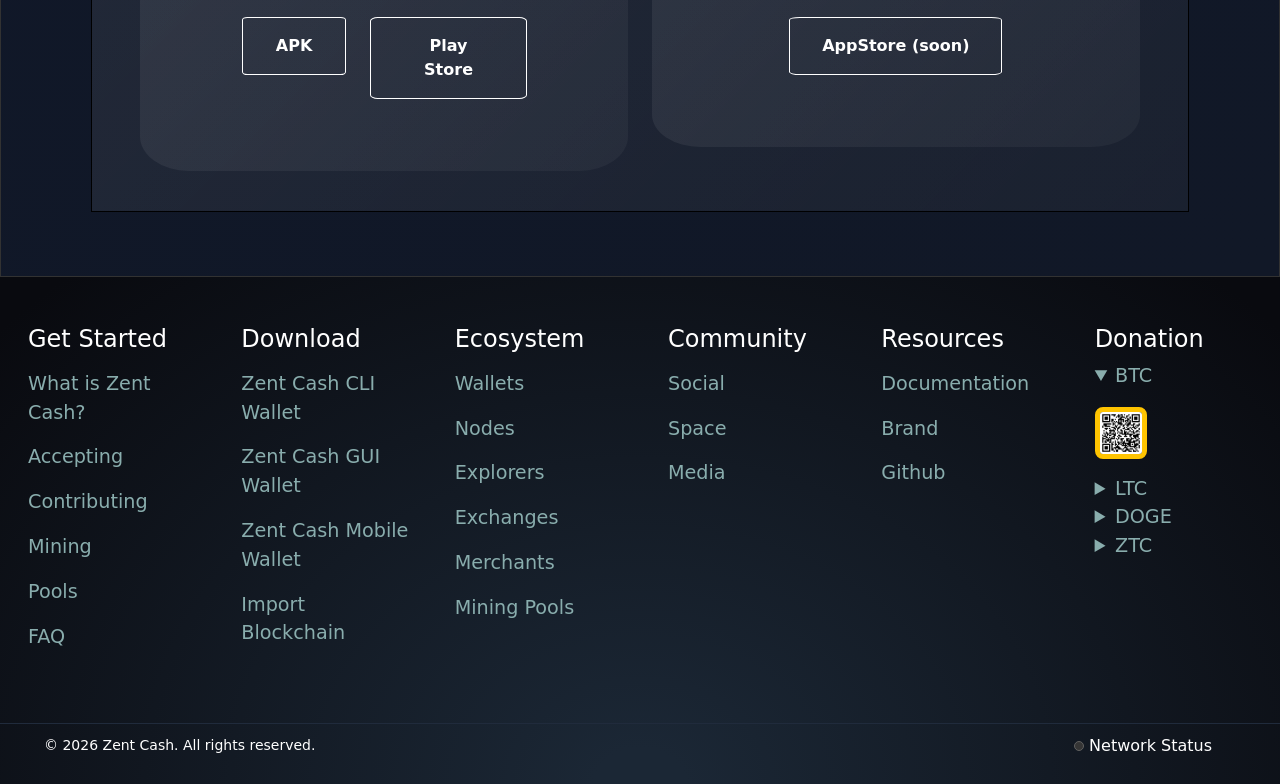
<file: ecosystem/wallets/index.html>
<!DOCTYPE html>
<html lang="en">
    <head>
      <meta charset="UTF-8"/>
      <meta name="viewport" content="width=device-width, initial-scale=1.0"/>
      <meta name="title" content="Wallets | Zent Cash | Global Decentralized Payment Network For The Gaming World"/>
      <meta name="description" content="Zent Cash is a digital currency that you can spend anywhere. Use Zent Cash to make secure, instant and private payments online or in any store using our secure open source platform hosted by thousands of users worldwide."/>
      <meta name="keywords" content="Zent, Zent Cash, digital currency, secure currency, instant payment, spend anywhere, payment online, private payment, cryptocurrency, wallet, wallet mobile, anonymous transactions, blockchain, e-sports, crypto-games, games-crypto, games, crypto, ecommerce, e-commerce, your bank, your money, for everyone"/>
      <meta property="og:title" content="Wallets | Zent Cash | Global Decentralized Payment Network For The Gaming World"/>
      <meta property="og:description" content="Zent Cash is a digital currency that you can spend anywhere. Use Zent Cash to make secure, instant and private payments online or in any store using our secure open source platform hosted by thousands of users worldwide."/>
      <meta property="og:image" content="https://www.zent.cash/assets/img/icons/logo.webp"/>
      <meta property="og:url" content="https://www.zent.cash"/>
      <meta property="og:site_name" content="Wallets | Zent Cash | Global Decentralized Payment Network For The Gaming World"/>
      <meta property="og:locale" content="en_US"/>
      <meta property="og:type" content="article"/>
      <meta http-equiv="Content-Security-Policy" content="default-src 'self'; connect-src 'self' https://explorer.zent.cash">
      <link rel="shortcut icon" href="/assets/img/icons/favicon.ico" type="image/x-icon">
      <link rel="apple-touch-icon" href="/assets/img/icons/apple-touch-icon.png"/>
      <link rel="apple-touch-icon" sizes="57x57" href="/assets/img/icons/apple-touch-icon-57x57.png"/>
      <link rel="apple-touch-icon" sizes="72x72" href="/assets/img/icons/apple-touch-icon-72x72.png"/>
      <link rel="apple-touch-icon" sizes="76x76" href="/assets/img/icons/apple-touch-icon-76x76.png"/>
      <link rel="apple-touch-icon" sizes="114x114" href="/assets/img/icons/apple-touch-icon-114x114.png"/>
      <link rel="apple-touch-icon" sizes="120x120" href="/assets/img/icons/apple-touch-icon-120x120.png"/>
      <link rel="apple-touch-icon" sizes="144x144" href="/assets/img/icons/apple-touch-icon-144x144.png"/>
      <link rel="apple-touch-icon" sizes="152x152" href="/assets/img/icons/apple-touch-icon-152x152.png"/>
      <link rel="apple-touch-icon" sizes="180x180" href="/assets/img/icons/apple-touch-icon-180x180.png"/>
      <link rel="stylesheet" href="/assets/vendors/bootstrap/css/bootstrap.min.css"/>
      <link rel="stylesheet" href="/assets/css/global.css"/>
      <link rel="stylesheet" href="/assets/css/wallets.css"/>
      <link rel="stylesheet" href="/assets/css/effects.min.css">   
      <title>Wallets | Zent Cash | Global Decentralized Payment Network For The Gaming World</title>
    </head>
    <body>
        <!-- Menu Classic Init-->
        <nav class="navbar sticky-top navbar-expand-lg bg-body-tertiary" data-bs-theme="dark">
          <div class="container-fluid">
            <a class="navbar-brand" href="/"><img  alt="zentcash-logo" loading="lazy" src="/assets/img/icons/logo.webp" alt="Zent Cash" width="64" height="64"> Zent Cash</a>
            <button class="navbar-toggler" type="button" data-bs-toggle="collapse" data-bs-target="#navbarNavDropdown" aria-controls="navbarNavDropdown" aria-expanded="false" aria-label="Toggle navigation">
              <span class="navbar-toggler-icon"></span>
            </button>
            <div class="collapse navbar-collapse" id="navbarNavDropdown">
              <ul class="navbar-nav">
                <li class="nav-item dropdown">
                  <a class="nav-link dropdown-toggle" role="menu" data-bs-toggle="dropdown" aria-expanded="false">Get Started</a>
                  <ul class="dropdown-menu">
                    <li><a class="dropdown-item" href="/get-started/what-is-zentcash/">What is Zent Cash?</a></li>
                    <li><a class="dropdown-item" href="/get-started/accepting/">Accepting</a></li>
                    <li><a class="dropdown-item" href="/get-started/contributing/">Contributing</a></li>
                    <li><a class="dropdown-item" href="/get-started/mining/">Mining</a></li>

                  </ul>
                </li>
                <li class="nav-item">
                  <a class="nav-link" href="/download">Download</a>
                </li>
                <li class="nav-item dropdown">
                  <a class="nav-link dropdown-toggle" role="menu" data-bs-toggle="dropdown" aria-expanded="false">Community</a>
                  <ul class="dropdown-menu">
                    <li><a class="dropdown-item" href="/community/social/">Social</a></li>
                    <li><a class="dropdown-item" href="/community/space/">Space</a></li>
                    <li><a class="dropdown-item" href="/community/media/">Media</a></li>
                  </ul>
                </li>
                <li class="nav-item dropdown">
                  <a class="nav-link dropdown-toggle" role="menu" data-bs-toggle="dropdown" aria-expanded="false">Ecosystem</a>
                  <ul class="dropdown-menu">
                    <li><a class="dropdown-item" href="/ecosystem/wallets/">Wallets</a></li>
                    <li><a class="dropdown-item" href="/ecosystem/nodes/">Nodes</a></li>                
                    <li><a class="dropdown-item" href="/ecosystem/explorers/">Explorers</a></li>
                    <li><a class="dropdown-item" href="/ecosystem/exchanges/">Exchanges</a></li>
                    <li><a class="dropdown-item" href="/ecosystem/merchants/">Merchants</a></li>
                    <li><a class="dropdown-item" href="/ecosystem/mining-pools/">Mining Pools</a></li>
                  </ul>
                </li>
                <li class="nav-item dropdown">
                  <a class="nav-link dropdown-toggle" role="menu" data-bs-toggle="dropdown" aria-expanded="false">Resources</a>
                  <ul class="dropdown-menu">
                    <li><a class="dropdown-item" target="_blank" href="https://docs.zent.cash/">Documentation</a></li>
                    <li><a class="dropdown-item" target="_blank" href="https://github.com/ZentCashFoundation">Github</a></li>
                  </ul>
                </li>
              </ul>
            </div>
          </div>
        </nav>
        <!-- Menu Classic End-->

        <section class="zentcash-wallets">     
            <h1 class="zentcash-wallets-title">Wallets</h1>
            <p class="zentcash-wallets-subtitle">Zent Cash offers a variety of wallets to suit different user preferences and needs. Whether you prefer a graphical user interface (GUI) or a command-line interface (CLI), we have you covered. Our wallets are designed to provide a secure and user-friendly experience for managing your Zent Cash holdings.</p>

            <div class="zentcash-wallets-main-menu">
                  <div class="col-12 col-sm-12 col-md-12 col-lg-4"><a class="zentcash-wallets-main-item" href="#zentcash-gui-wallet">Zent Cash GUI Wallet</a></div>
                  <div class="col-12 col-sm-12 col-md-12 col-lg-4"><a class="zentcash-wallets-main-item" href="#zentcash-cli-wallet">Zent Cash CLI Wallet</a></div>
                  <div class="col-12 col-sm-12 col-md-12 col-lg-4"><a class="zentcash-wallets-main-item" href="#zentcash-mobile-and-light-wallet">Mobile &amp; Light Wallets</a></div>          
            </div>
            
            <div class="row">
              <div id="zentcash-gui-wallet">
                <div class="col-12">
                    <h4 class="zentcash-gui-wallet-title">Zent Cash GUI Wallet</h4>
                    <p>An open-source graphical user interface (GUI) wallet developed by the Zent Cash Developers, completely free to use, suitable for both beginners and advanced users.</p>
                    <div class="zentcash-wallet-photo">
                      <img src="/assets/img/system/gui.svg">
                    </div>
                  
                    <h4 class="zentcash-wallets-subtitle text-center">Download</h4>
                    <div class="row wallets">
                      <div class="col-12 col-sm-12 col-md-12 col-lg-4">
                        <div class="zentcash-target-wallet-align">
                          <div class="zentcash-target-wallet">
                            <img src="/assets/img/system/windows.svg">
                            <h5>Windows</h5>
                            <div class="bottom-wallet-align">
                              <a class="bottom-wallet" target="_blank" href="https://github.com/ZentCashFoundation/zentcash-wallet/releases/download/v3.5.0/Zent.Cash.Wallet.Setup.3.5.0.exe">EXE</a>
                            </div>
                          </div>
                        </div>  
                      </div>
                      <div class="col-12 col-sm-12 col-md-12 col-lg-4">
                        <div class="zentcash-target-wallet-align">
                          <div class="zentcash-target-wallet">                      
                            <img src="/assets/img/system/linux.svg">
                            <h5>Linux</h5>
                            <div class="bottom-wallet-align">
                              <a class="bottom-wallet" target="_blank" href="https://github.com/ZentCashFoundation/zentcash-wallet/releases/download/v3.5.0/Zent.Cash.Wallet-3.5.0.AppImage">APPIMAGE</a>
                            </div>
                          </div>
                        </div>  
                      </div>
                      <div class="col-12 col-sm-12 col-md-12 col-lg-4">
                        <div class="zentcash-target-wallet-align">
                          <div class="zentcash-target-wallet">
                            <img src="/assets/img/system/apple.svg">
                            <h5>MacOS</h5>
                            <div class="bottom-wallet-align">
                              <a class="bottom-wallet" target="_blank" href="https://github.com/ZentCashFoundation/zentcash-wallet/releases/download/v3.5.0/Zent.Cash.Wallet-3.5.0.dmg">DMG</a>
                            </div>
                          </div>
                        </div>  
                      </div>
                    </div>
                  </div>
                </div>
            </div>

            <div class="row">
              <div id="zentcash-cli-wallet">
                <div class="col-12">
                    <h4 class="zentcash-cli-wallet-title">Zent Cash CLI Wallet</h4>
                    <p>An open-source command-line interface (CLI) wallet developed by the Zent Cash Developers, completely free to use, suitable for both beginners and advanced users.</p>
                    <div class="zentcash-wallet-photo">
                      <img src="/assets/img/system/cli.svg">
                    </div>
                  
                    <h4 class="zentcash-wallets-subtitle text-center">Download</h4>
                    <div class="row wallets">
                      <div class="col-12 col-sm-12 col-md-12 col-lg-4">
                        <div class="zentcash-target-wallet-align">
                          <div class="zentcash-target-wallet">
                            <img src="/assets/img/system/windows.svg">
                            <h5>Windows</h5>
                            <div class="bottom-wallet-align">
                              <a class="bottom-wallet" target="_blank" href="https://github.com/ZentCashFoundation/Zent/releases/download/v1.28.4.2025/ZentCash-v1.28.4.2025-windows.zip">ZIP</a>
                            </div>
                          </div>
                        </div>  
                      </div>
                      <div class="col-12 col-sm-12 col-md-12 col-lg-4">
                        <div class="zentcash-target-wallet-align">
                          <div class="zentcash-target-wallet">                      
                            <img src="/assets/img/system/linux.svg">
                            <h5>Linux</h5>
                            <div class="bottom-wallet-align">
                              <a class="bottom-wallet" target="_blank" href="https://github.com/ZentCashFoundation/Zent/releases/download/v1.28.4.2025/ZentCash-v1.28.4.2025-linux.tar.gz">TAR.GZ</a>
                            </div>
                          </div>
                        </div>  
                      </div>
                      <div class="col-12 col-sm-12 col-md-12 col-lg-4">
                        <div class="zentcash-target-wallet-align">
                          <div class="zentcash-target-wallet">
                            <img src="/assets/img/system/apple.svg">
                            <h5>MacOS</h5>
                            <div class="bottom-wallet-align">
                              <a class="bottom-wallet" target="_blank" href="https://github.com/ZentCashFoundation/Zent/releases/download/v1.28.4.2025/ZentCash-v1.28.4.2025-osx.tar.gz">TAR.GZ</a>
                            </div>
                          </div>
                        </div>  
                      </div>
                    </div>
                  </div>
                </div>
            </div>

            <div class="row">
              <div id="zentcash-mobile-and-light-wallet">
                <div class="col-12">
                    <h4 class="zentcash-mobile-and-light-wallet-title">Mobile &amp; Light Wallets</h4>
                  
                    <h4 class="zentcash-wallets-subtitle text-center">Download</h4>
                    <div class="row wallets">
                      <div class="col-12 col-sm-12 col-md-12 col-lg-6">
                        <div class="zentcash-target-wallet-align">
                          <div class="zentcash-target-wallet">
                            <img src="/assets/img/system/android.svg">
                            <h5>Android</h5>
                            <div class="bottom-wallet-align">
                              <div class="row">
                                <div class="col-12 col-sm-12 col-md-12 col-lg-5 ">
                                  <a class="bottom-wallet" target="_blank" href="https://github.com/ZentCashFoundation/zentcash-mobile-wallet/releases/download/v1.2.3/zentcash-wallet.apk">APK</a>
                                </div>
                                <div class="col-12 col-sm-12 col-md-12 col-lg-7">  
                                  <a class="bottom-wallet" target="_blank" href="https://play.google.com/store/apps/details?id=com.zentcash.wallet">Play Store</a>
                                </div>  
                              </div>    
                            </div>
                          </div>
                        </div>  
                      </div>
                      <div class="col-12 col-sm-12 col-md-12 col-lg-6">
                        <div class="zentcash-target-wallet-align">
                          <div class="zentcash-target-wallet">                      
                            <img src="/assets/img/system/apple.svg">
                            <h5>IOS</h5>
                            <div class="bottom-wallet-align">
                              <a class="bottom-wallet" target="_blank">AppStore (soon)</a>
                            </div>
                          </div>
                        </div>  
                      </div>
                    </div>
                  </div>
                </div>
            </div>

        </section>

        <footer class="footer">
          <div class="footer-menus">
            <div class="container">
                <div class="row">
                    <div class="col-6 col-sm-6 col-md-6 col-lg-4 col-xl-2">
                      <div class="footer-menu">
                        <h4>Get Started</h4>
                        <a class="footer-item" href="/get-started/what-is-zentcash">What is Zent Cash?</a>
                        <a class="footer-item" href="/get-started/accepting">Accepting</a>
                        <a class="footer-item" href="/get-started/contributing">Contributing</a>
                        <a class="footer-item" href="/get-started/mining">Mining</a>
                        <a class="footer-item" href="/get-started/pools">Pools</a>
                        <a class="footer-item" href="/get-started/faq">FAQ</a>
                      </div>
                    </div>
                    <div class="col-6 col-sm-6 col-md-6 col-lg-4 col-xl-2">
                      <div class="footer-menu">
                        <h4>Download</h4>
                        <a class="footer-item" href="/download/#zentcash-cli-wallet">Zent Cash CLI Wallet</a>
                        <a class="footer-item" href="/download/#zentcash-gui-wallet">Zent Cash GUI Wallet</a>
                        <a class="footer-item" href="/download/#zentcash-mobile-and-light-wallet">Zent Cash Mobile Wallet</a>
                        <a class="footer-item" href="/download/#zentcash-import-blockchain">Import Blockchain</a>
                      </div>  
                    </div>
                    <div class="col-6 col-sm-6 col-md-6 col-lg-4 col-xl-2">
                      <div class="footer-menu">
                        <h4>Ecosystem</h4>
                        <a class="footer-item" href="/ecosystem/wallets">Wallets</a>
                        <a class="footer-item" href="/ecosystem/nodes">Nodes</a>
                        <a class="footer-item" href="/ecosystem/explorers">Explorers</a>
                        <a class="footer-item" href="/ecosystem/exchanges">Exchanges</a>
                        <a class="footer-item" href="/ecosystem/merchants">Merchants</a>
                        <a class="footer-item" href="/ecosystem/mining-pools">Mining Pools</a>
                      </div>  
                    </div>
                    <div class="col-6 col-sm-6 col-md-6 col-lg-4 col-xl-2">
                      <div class="footer-menu">
                        <h4>Community</h4>
                        <a class="footer-item" href="/community/social">Social</a>
                        <a class="footer-item" href="/community/space">Space</a>
                        <a class="footer-item" href="/community/media">Media</a>
                      </div>  
                    </div>
                    <div class="col-6 col-sm-6 col-md-6 col-lg-4 col-xl-2">
                      <div class="footer-menu">
                        <h4>Resources</h4>
                        <a class="footer-item" target="_blank" href="https://docs.zent.cash/">Documentation</a>
                        <a class="footer-item" target="_blank" href="https://github.com/ZentCashFoundation/brand">Brand</a>
                        <a class="footer-item" target="_blank" href="https://github.com/ZentCashFoundation">Github</a>
                      </div>  
                    </div>
                    <div class="col-6 col-sm-6 col-md-6 col-lg-4 col-xl-2">
                      <div class="footer-menu">
                        <h4>Donation</h4>
                        <details open>
                            <summary>BTC</summary>
                            <div class="donation-qr">
                              <img class="btc" loading="lazy" src="/assets/img/donations/btc-qr.webp" alt="BTC QR Code">
                            </div>  
                        </details>
                        <details>
                            <summary>LTC</summary>
                            <div class="donation-qr">
                              <img class="ltc" loading="lazy" src="/assets/img/donations/ltc-qr.webp" alt="LTC QR Code">
                            </div>  
                        </details>
                        <details>
                            <summary>DOGE</summary>
                            <div class="donation-qr">
                              <img class="doge" loading="lazy" src="/assets/img/donations/doge-qr.webp" alt="DOGE QR Code">
                            </div>  
                        </details>                        
                        <details>
                            <summary>ZTC</summary>
                            <div class="donation-qr">
                              <img class="ztc" loading="lazy" src="/assets/img/donations/ztc-qr.webp" alt="ZTC QR Code">
                            </div>  
                        </details>
                      </div>  
                    </div>
                </div>         
            </div>
          </div>  
            <div class="container">
                <div class="row flex-justify-content">
                    <div class="col-6">
                        <p class="copyright">&copy; <span id="currentyear">2026</span> Zent Cash. All rights reserved.</p>
                    </div>
                    <div class="col-6">
                      <div class="networkStatusMenu">
                        <p class="networkStatus"><span id="networkStatus"></span> Network Status</p>
                        <div class="blockchaininfo">
                          <p>Height: <span id="height">...</p>
                          <p>Mempool: <span id="mempool">...<p>
                          <p>TXs: <span id="txsCount">...<p>
                          <p>Peers: <span id="peersCount">...</p>  
                        </div>
                      </div>  
                    </div>
                </div>         
            </div>
        </footer>

        <!-- Basic Script -->
        <script type="text/javascript" src="/assets/vendors/jquery/jquery.min.js"></script>
        <script type="text/javascript" src="/assets/vendors/bootstrap/js/bootstrap.bundle.min.js"></script>
        <script type="text/javascript" src="/assets/js/global.js"></script>
        <script type="text/javascript" src="/assets/js/schema-organization.js"></script>
    </body>
</html>
</file>
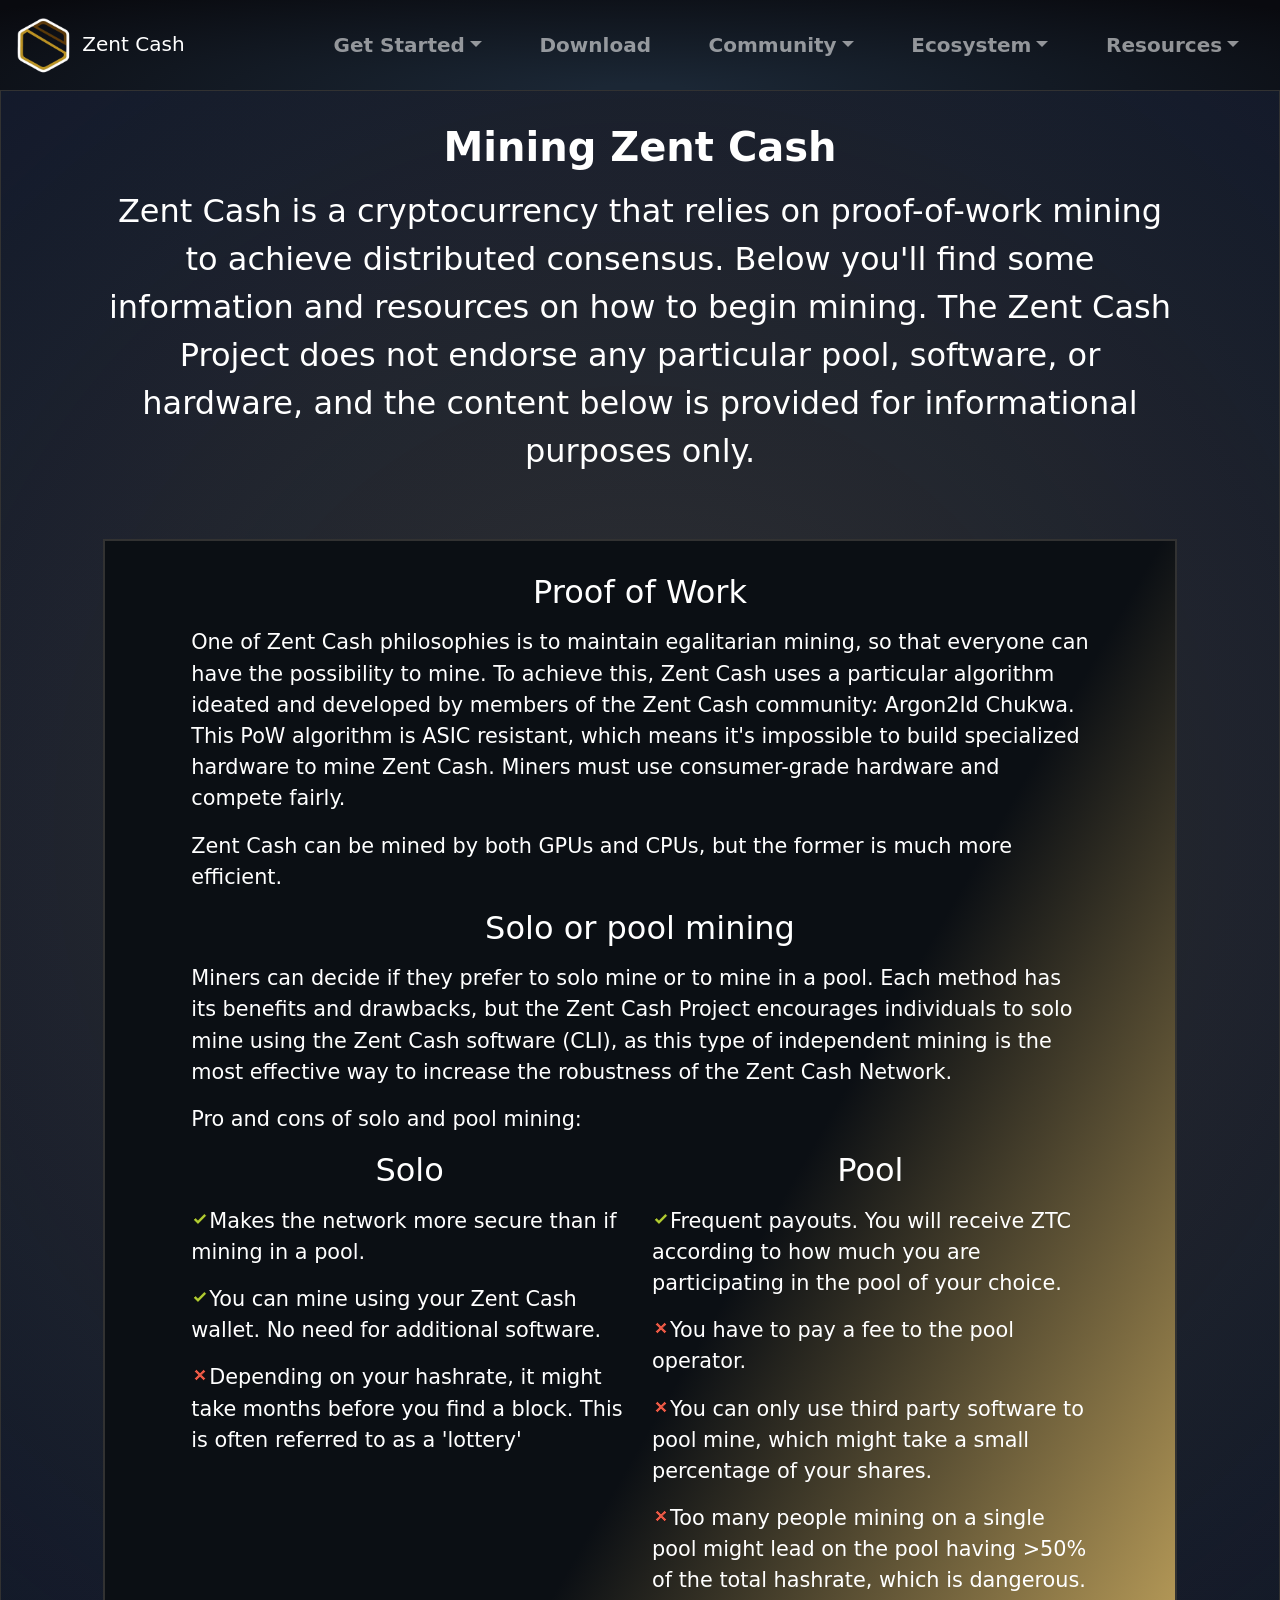
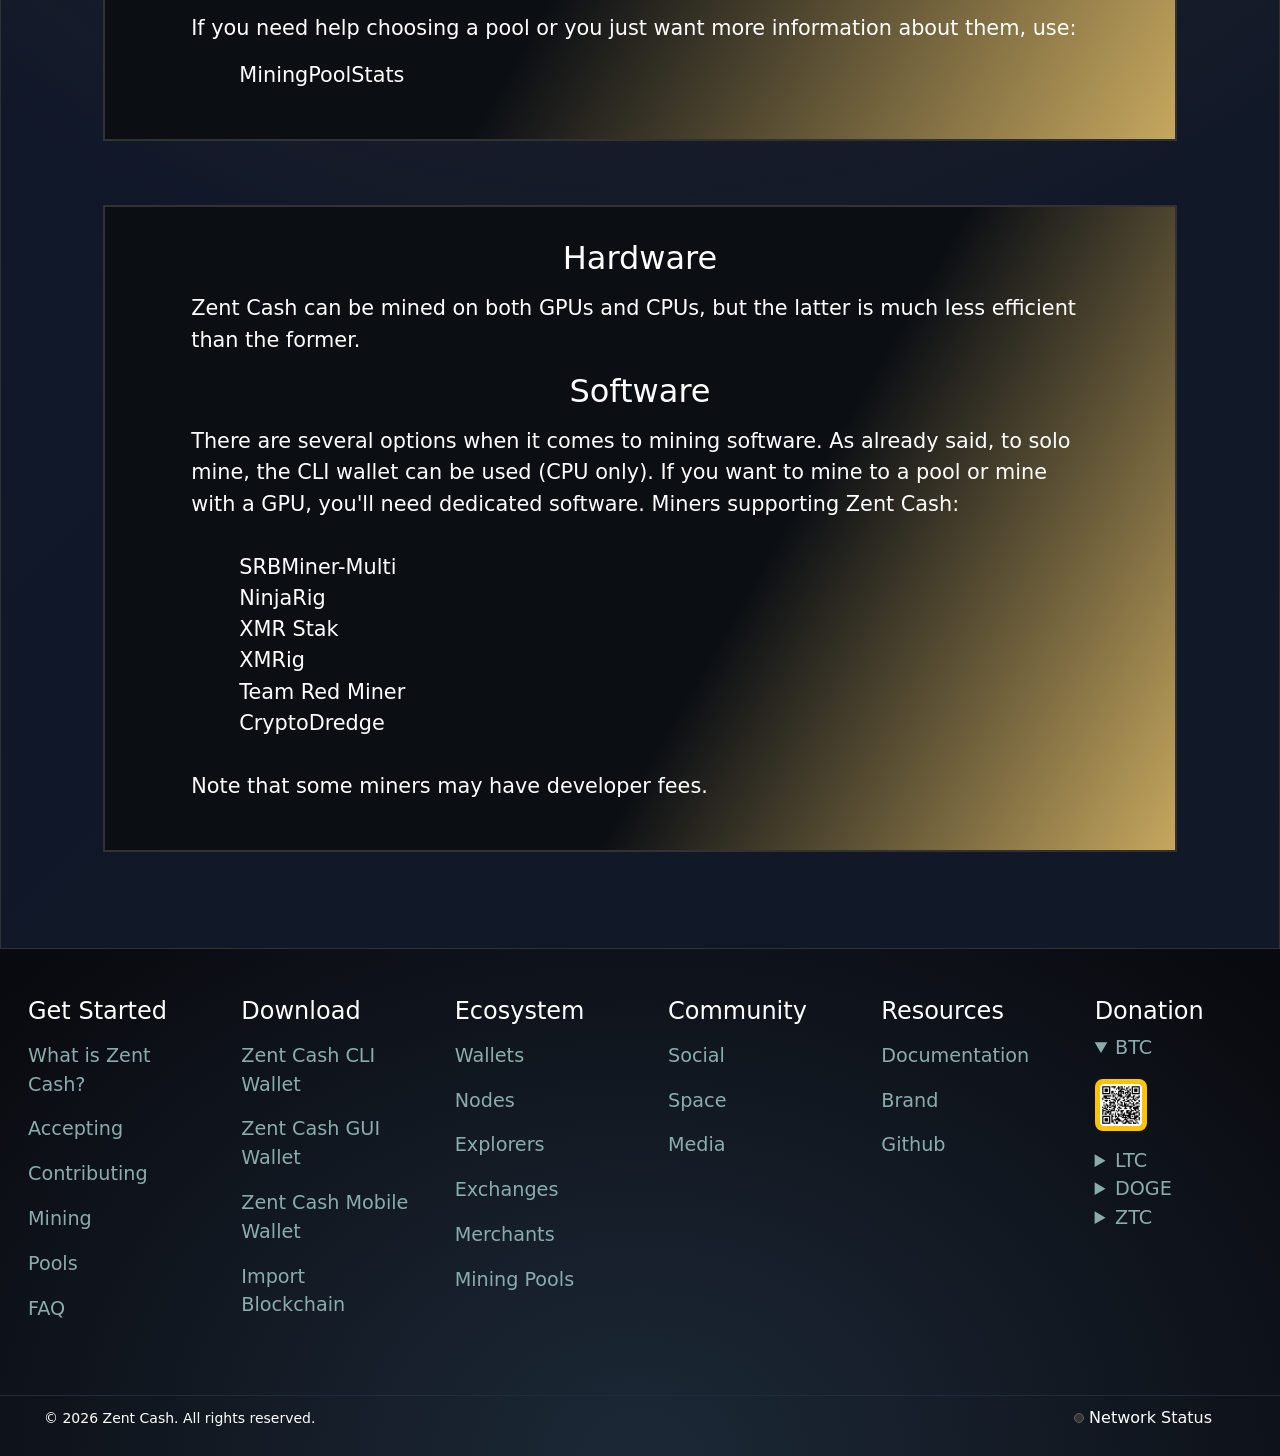
<file: get-started/mining/index.html>
<!DOCTYPE html>
<html lang="en">
    <head>
      <meta charset="UTF-8"/>
      <meta name="viewport" content="width=device-width, initial-scale=1.0"/>
      <meta name="title" content="Mining | Get Started | Zent Cash | Global Decentralized Payment Network For The Gaming World"/>
      <meta name="description" content="Zent Cash is a digital currency that you can spend anywhere. Use Zent Cash to make secure, instant and private payments online or in any store using our secure open source platform hosted by thousands of users worldwide."/>
      <meta name="keywords" content="Zent, Zent Cash, digital currency, secure currency, instant payment, spend anywhere, payment online, private payment, cryptocurrency, wallet, wallet mobile, anonymous transactions, blockchain, e-sports, crypto-games, games-crypto, games, crypto, ecommerce, e-commerce, your bank, your money, for everyone"/>
      <meta property="og:title" content="Mining | Get Started | Zent Cash | Global Decentralized Payment Network For The Gaming World"/>
      <meta property="og:description" content="Zent Cash is a digital currency that you can spend anywhere. Use Zent Cash to make secure, instant and private payments online or in any store using our secure open source platform hosted by thousands of users worldwide."/>
      <meta property="og:image" content="https://www.zent.cash/assets/img/icons/logo.webp"/>
      <meta property="og:url" content="https://www.zent.cash"/>
      <meta property="og:site_name" content="Mining | Get Started | Zent Cash | Global Decentralized Payment Network For The Gaming World"/>
      <meta property="og:locale" content="en_US"/>
      <meta property="og:type" content="article"/>
      <meta http-equiv="Content-Security-Policy" content="default-src 'self'; connect-src 'self' https://explorer.zent.cash">
      <link rel="shortcut icon" href="/assets/img/icons/favicon.ico" type="image/x-icon">
      <link rel="apple-touch-icon" href="/assets/img/icons/apple-touch-icon.png"/>
      <link rel="apple-touch-icon" sizes="57x57" href="/assets/img/icons/apple-touch-icon-57x57.png"/>
      <link rel="apple-touch-icon" sizes="72x72" href="/assets/img/icons/apple-touch-icon-72x72.png"/>
      <link rel="apple-touch-icon" sizes="76x76" href="/assets/img/icons/apple-touch-icon-76x76.png"/>
      <link rel="apple-touch-icon" sizes="114x114" href="/assets/img/icons/apple-touch-icon-114x114.png"/>
      <link rel="apple-touch-icon" sizes="120x120" href="/assets/img/icons/apple-touch-icon-120x120.png"/>
      <link rel="apple-touch-icon" sizes="144x144" href="/assets/img/icons/apple-touch-icon-144x144.png"/>
      <link rel="apple-touch-icon" sizes="152x152" href="/assets/img/icons/apple-touch-icon-152x152.png"/>
      <link rel="apple-touch-icon" sizes="180x180" href="/assets/img/icons/apple-touch-icon-180x180.png"/>
      <link rel="stylesheet" href="/assets/vendors/bootstrap/css/bootstrap.min.css"/>
      <link rel="stylesheet" href="/assets/css/global.css"/>
      <link rel="stylesheet" href="/assets/css/mining.css"/>
      <link rel="stylesheet" href="/assets/css/effects.min.css">   
      <title>Mining | Get Started | Zent Cash | Global Decentralized Payment Network For The Gaming World</title>
    </head>
    <body>
        <!-- Menu Classic Init-->
        <nav class="navbar sticky-top navbar-expand-lg bg-body-tertiary" data-bs-theme="dark">
          <div class="container-fluid">
            <a class="navbar-brand" href="/"><img  alt="zentcash-logo" loading="lazy" src="/assets/img/icons/logo.webp" alt="Zent Cash" width="64" height="64"> Zent Cash</a>
            <button class="navbar-toggler" type="button" data-bs-toggle="collapse" data-bs-target="#navbarNavDropdown" aria-controls="navbarNavDropdown" aria-expanded="false" aria-label="Toggle navigation">
              <span class="navbar-toggler-icon"></span>
            </button>
            <div class="collapse navbar-collapse" id="navbarNavDropdown">
              <ul class="navbar-nav">
                <li class="nav-item dropdown">
                  <a class="nav-link dropdown-toggle" role="menu" data-bs-toggle="dropdown" aria-expanded="false">Get Started</a>
                  <ul class="dropdown-menu">
                    <li><a class="dropdown-item" href="/get-started/what-is-zentcash/">What is Zent Cash?</a></li>
                    <li><a class="dropdown-item" href="/get-started/accepting/">Accepting</a></li>
                    <li><a class="dropdown-item" href="/get-started/contributing/">Contributing</a></li>
                    <li><a class="dropdown-item" href="/get-started/mining/">Mining</a></li>

                  </ul>
                </li>
                <li class="nav-item">
                  <a class="nav-link" href="/download">Download</a>
                </li>
                <li class="nav-item dropdown">
                  <a class="nav-link dropdown-toggle" role="menu" data-bs-toggle="dropdown" aria-expanded="false">Community</a>
                  <ul class="dropdown-menu">
                    <li><a class="dropdown-item" href="/community/social/">Social</a></li>
                    <li><a class="dropdown-item" href="/community/space/">Space</a></li>
                    <li><a class="dropdown-item" href="/community/media/">Media</a></li>
                  </ul>
                </li>
                <li class="nav-item dropdown">
                  <a class="nav-link dropdown-toggle" role="menu" data-bs-toggle="dropdown" aria-expanded="false">Ecosystem</a>
                  <ul class="dropdown-menu">
                    <li><a class="dropdown-item" href="/ecosystem/wallets/">Wallets</a></li>
                    <li><a class="dropdown-item" href="/ecosystem/nodes/">Nodes</a></li>                
                    <li><a class="dropdown-item" href="/ecosystem/explorers/">Explorers</a></li>
                    <li><a class="dropdown-item" href="/ecosystem/exchanges/">Exchanges</a></li>
                    <li><a class="dropdown-item" href="/ecosystem/merchants/">Merchants</a></li>
                    <li><a class="dropdown-item" href="/ecosystem/mining-pools/">Mining Pools</a></li>
                  </ul>
                </li>
                <li class="nav-item dropdown">
                  <a class="nav-link dropdown-toggle" role="menu" data-bs-toggle="dropdown" aria-expanded="false">Resources</a>
                  <ul class="dropdown-menu">
                    <li><a class="dropdown-item" target="_blank" href="https://docs.zent.cash/">Documentation</a></li>
                    <li><a class="dropdown-item" target="_blank" href="https://github.com/ZentCashFoundation">Github</a></li>
                  </ul>
                </li>
              </ul>
            </div>
          </div>
        </nav>
        <!-- Menu Classic End-->

        <section class="zentcash-mining">
            <div class="zentcash-mining-introduction">
              <h1 class="zentcash-mining-title">Mining Zent Cash</h1>
              <p class="zentcash-mining-subtitle">Zent Cash is a cryptocurrency that relies on proof-of-work mining to achieve distributed consensus. Below you'll find some information and resources on how to begin mining. The Zent Cash Project does not endorse any particular pool, software, or hardware, and the content below is provided for informational purposes only.</p>
            </div>

              <div class="zentcash-mining-item">
                  <h2 class="zentcash-mining-titles">Proof of Work</h2>
                  <p>One of Zent Cash philosophies is to maintain egalitarian mining, so that everyone can have the possibility to mine. To achieve this, Zent Cash uses a particular algorithm ideated and developed by members of the Zent Cash community: Argon2Id Chukwa. This PoW algorithm is ASIC resistant, which means it's impossible to build specialized hardware to mine Zent Cash. Miners must use consumer-grade hardware and compete fairly.</p> 
                  <p>Zent Cash can be mined by both GPUs and CPUs, but the former is much more efficient.</p>
                  <h2 class="zentcash-mining-titles">Solo or pool mining</h2>
                  <p>Miners can decide if they prefer to solo mine or to mine in a pool. Each method has its benefits and drawbacks, but the Zent Cash Project encourages individuals to solo mine using the Zent Cash software (CLI), as this type of independent mining is the most effective way to increase the robustness of the Zent Cash Network.</p>
                  <p>Pro and cons of solo and pool mining:</p>
                  <div class="row">
                    <div class="col-12 col-sm-12 col-md-12 col-lg-6">
                      <h3 class="zentcash-mining-titles">Solo</h3>
                      <p class="zentcash-pro">Makes the network more secure than if mining in a pool.</p>
                      <p class="zentcash-pro">You can mine using your Zent Cash wallet. No need for additional software.</p>
                      <p class="zentcash-cons">Depending on your hashrate, it might take months before you find a block. This is often referred to as a 'lottery'</p>
                    </div>
                    <div class="col-12 col-sm-12 col-md-12 col-lg-6">
                      <h3 class="zentcash-mining-titles">Pool</h3>
                      <p class="zentcash-pro">Frequent payouts. You will receive ZTC according to how much you are participating in the pool of your choice.</p>
                      <p class="zentcash-cons">You have to pay a fee to the pool operator.</p>
                      <p class="zentcash-cons">You can only use third party software to pool mine, which might take a small percentage of your shares.</p>
                      <p class="zentcash-cons">Too many people mining on a single pool might lead on the pool having >50% of the total hashrate, which is dangerous.</p>
                    </div>
                  </div>
                  <p>If you need help choosing a pool or you just want more information about them, use:</p>
                  <p class="zentcash-more-information-pool"><a href="https://miningpoolstats.stream/zentcash" target="_blank">MiningPoolStats</a></p>
              </div>  
              
              <div class="zentcash-mining-item">
                  <h2 class="zentcash-mining-titles">Hardware</h2>
                  <p>Zent Cash can be mined on both GPUs and CPUs, but the latter is much less efficient than the former.</p>
                  <h2 class="zentcash-mining-titles">Software</h2>
                  <p>There are several options when it comes to mining software. As already said, to solo mine, the CLI wallet can be used (CPU only). If you want to mine to a pool or mine with a GPU, you'll need dedicated software. Miners supporting Zent Cash:</p>
                  <div class="zentcash-list-miners">
                    <li><a href="https://github.com/doktor83/SRBMiner-Multi/releases" target="_blank">SRBMiner-Multi</a></li>
                    <li><a href="https://github.com/bogdanadnan/ninjarig/releases" target="_blank">NinjaRig</a></li>
                    <li><a href="https://github.com/fireice-uk/xmr-stak/releases/tag/2.10.8" target="_blank">XMR Stak</a></li>
                    <li><a href="https://github.com/xmrig/xmrig/releases" target="_blank">XMRig</a></li>
                    <li><a href="https://github.com/todxx/teamredminer/releases" target="_blank">Team Red Miner</a></li>
                    <li><a href="https://github.com/CryptoDredge/miner/releases" target="_blank">CryptoDredge</a></li>
                  </div>
                  <p>Note that some miners may have developer fees.</p>
              </div>
     
        </section>
    
        <footer class="footer">
          <div class="footer-menus">
            <div class="container">
                <div class="row">
                    <div class="col-6 col-sm-6 col-md-6 col-lg-4 col-xl-2">
                      <div class="footer-menu">
                        <h4>Get Started</h4>
                        <a class="footer-item" href="/get-started/what-is-zentcash">What is Zent Cash?</a>
                        <a class="footer-item" href="/get-started/accepting">Accepting</a>
                        <a class="footer-item" href="/get-started/contributing">Contributing</a>
                        <a class="footer-item" href="/get-started/mining">Mining</a>
                        <a class="footer-item" href="/get-started/pools">Pools</a>
                        <a class="footer-item" href="/get-started/faq">FAQ</a>
                      </div>
                    </div>
                    <div class="col-6 col-sm-6 col-md-6 col-lg-4 col-xl-2">
                      <div class="footer-menu">
                        <h4>Download</h4>
                        <a class="footer-item" href="/download/#zentcash-cli-wallet">Zent Cash CLI Wallet</a>
                        <a class="footer-item" href="/download/#zentcash-gui-wallet">Zent Cash GUI Wallet</a>
                        <a class="footer-item" href="/download/#zentcash-mobile-and-light-wallet">Zent Cash Mobile Wallet</a>
                        <a class="footer-item" href="/download/#zentcash-import-blockchain">Import Blockchain</a>
                      </div>  
                    </div>
                    <div class="col-6 col-sm-6 col-md-6 col-lg-4 col-xl-2">
                      <div class="footer-menu">
                        <h4>Ecosystem</h4>
                        <a class="footer-item" href="/ecosystem/wallets">Wallets</a>
                        <a class="footer-item" href="/ecosystem/nodes">Nodes</a>
                        <a class="footer-item" href="/ecosystem/explorers">Explorers</a>
                        <a class="footer-item" href="/ecosystem/exchanges">Exchanges</a>
                        <a class="footer-item" href="/ecosystem/merchants">Merchants</a>
                        <a class="footer-item" href="/ecosystem/mining-pools">Mining Pools</a>
                      </div>  
                    </div>
                    <div class="col-6 col-sm-6 col-md-6 col-lg-4 col-xl-2">
                      <div class="footer-menu">
                        <h4>Community</h4>
                        <a class="footer-item" href="/community/social">Social</a>
                        <a class="footer-item" href="/community/space">Space</a>
                        <a class="footer-item" href="/community/media">Media</a>
                      </div>  
                    </div>
                    <div class="col-6 col-sm-6 col-md-6 col-lg-4 col-xl-2">
                      <div class="footer-menu">
                        <h4>Resources</h4>
                        <a class="footer-item" target="_blank" href="https://docs.zent.cash/">Documentation</a>
                        <a class="footer-item" target="_blank" href="https://github.com/ZentCashFoundation/brand">Brand</a>
                        <a class="footer-item" target="_blank" href="https://github.com/ZentCashFoundation">Github</a>
                      </div>  
                    </div>
                    <div class="col-6 col-sm-6 col-md-6 col-lg-4 col-xl-2">
                      <div class="footer-menu">
                        <h4>Donation</h4>
                        <details open>
                            <summary>BTC</summary>
                            <div class="donation-qr">
                              <img class="btc" loading="lazy" src="/assets/img/donations/btc-qr.webp" alt="BTC QR Code">
                            </div>  
                        </details>
                        <details>
                            <summary>LTC</summary>
                            <div class="donation-qr">
                              <img class="ltc" loading="lazy" src="/assets/img/donations/ltc-qr.webp" alt="LTC QR Code">
                            </div>  
                        </details>
                        <details>
                            <summary>DOGE</summary>
                            <div class="donation-qr">
                              <img class="doge" loading="lazy" src="/assets/img/donations/doge-qr.webp" alt="DOGE QR Code">
                            </div>  
                        </details>                        
                        <details>
                            <summary>ZTC</summary>
                            <div class="donation-qr">
                              <img class="ztc" loading="lazy" src="/assets/img/donations/ztc-qr.webp" alt="ZTC QR Code">
                            </div>  
                        </details>
                      </div>  
                    </div>
                </div>         
            </div>
          </div>  
            <div class="container">
                <div class="row flex-justify-content">
                    <div class="col-6">
                        <p class="copyright">&copy; <span id="currentyear">2026</span> Zent Cash. All rights reserved.</p>
                    </div>
                    <div class="col-6">
                      <div class="networkStatusMenu">
                        <p class="networkStatus"><span id="networkStatus"></span> Network Status</p>
                        <div class="blockchaininfo">
                          <p>Height: <span id="height">...</p>
                          <p>Mempool: <span id="mempool">...<p>
                          <p>TXs: <span id="txsCount">...<p>
                          <p>Peers: <span id="peersCount">...</p>  
                        </div>
                      </div>  
                    </div>
                </div>         
            </div>
        </footer>

        <!-- Basic Script -->
        <script type="text/javascript" src="/assets/vendors/jquery/jquery.min.js"></script>
        <script type="text/javascript" src="/assets/vendors/bootstrap/js/bootstrap.bundle.min.js"></script>
        <script type="text/javascript" src="/assets/js/global.js"></script>
        <script type="text/javascript" src="/assets/js/schema-organization.js"></script>
    </body>
</html>
</file>
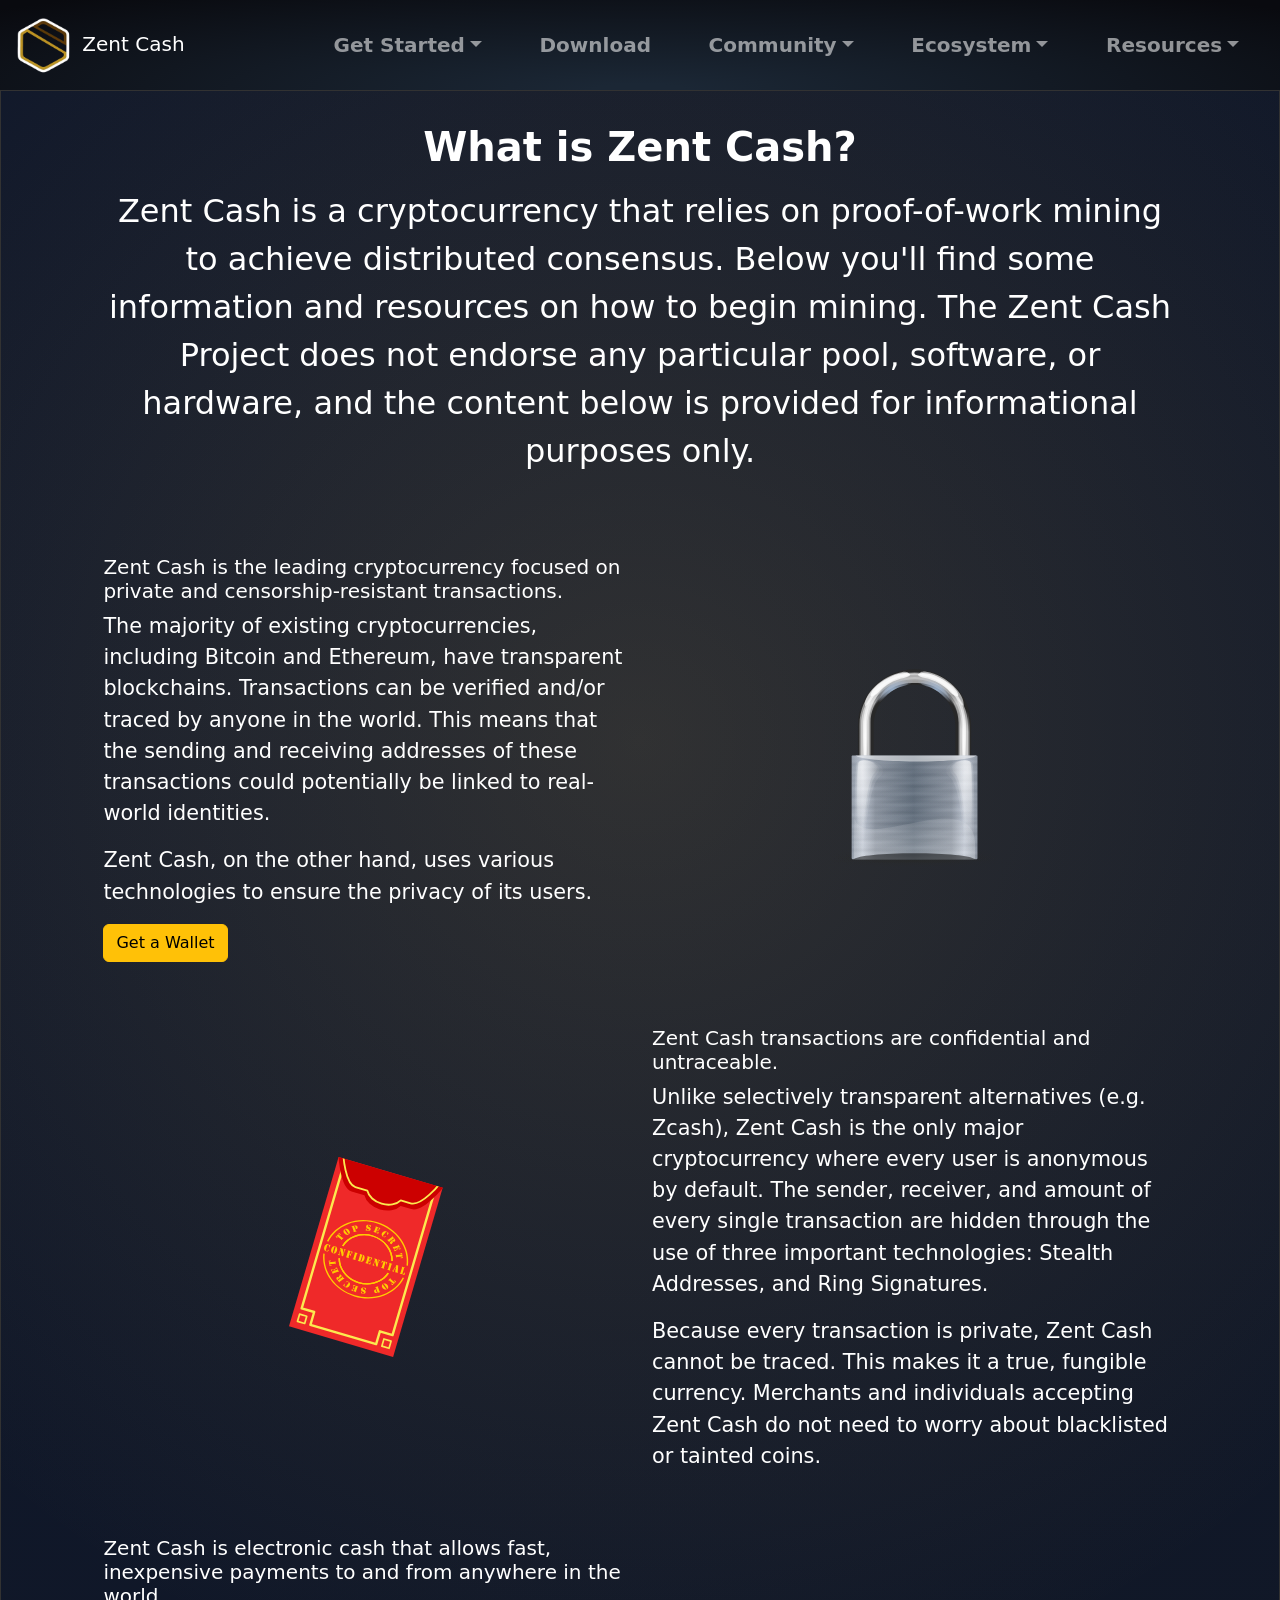
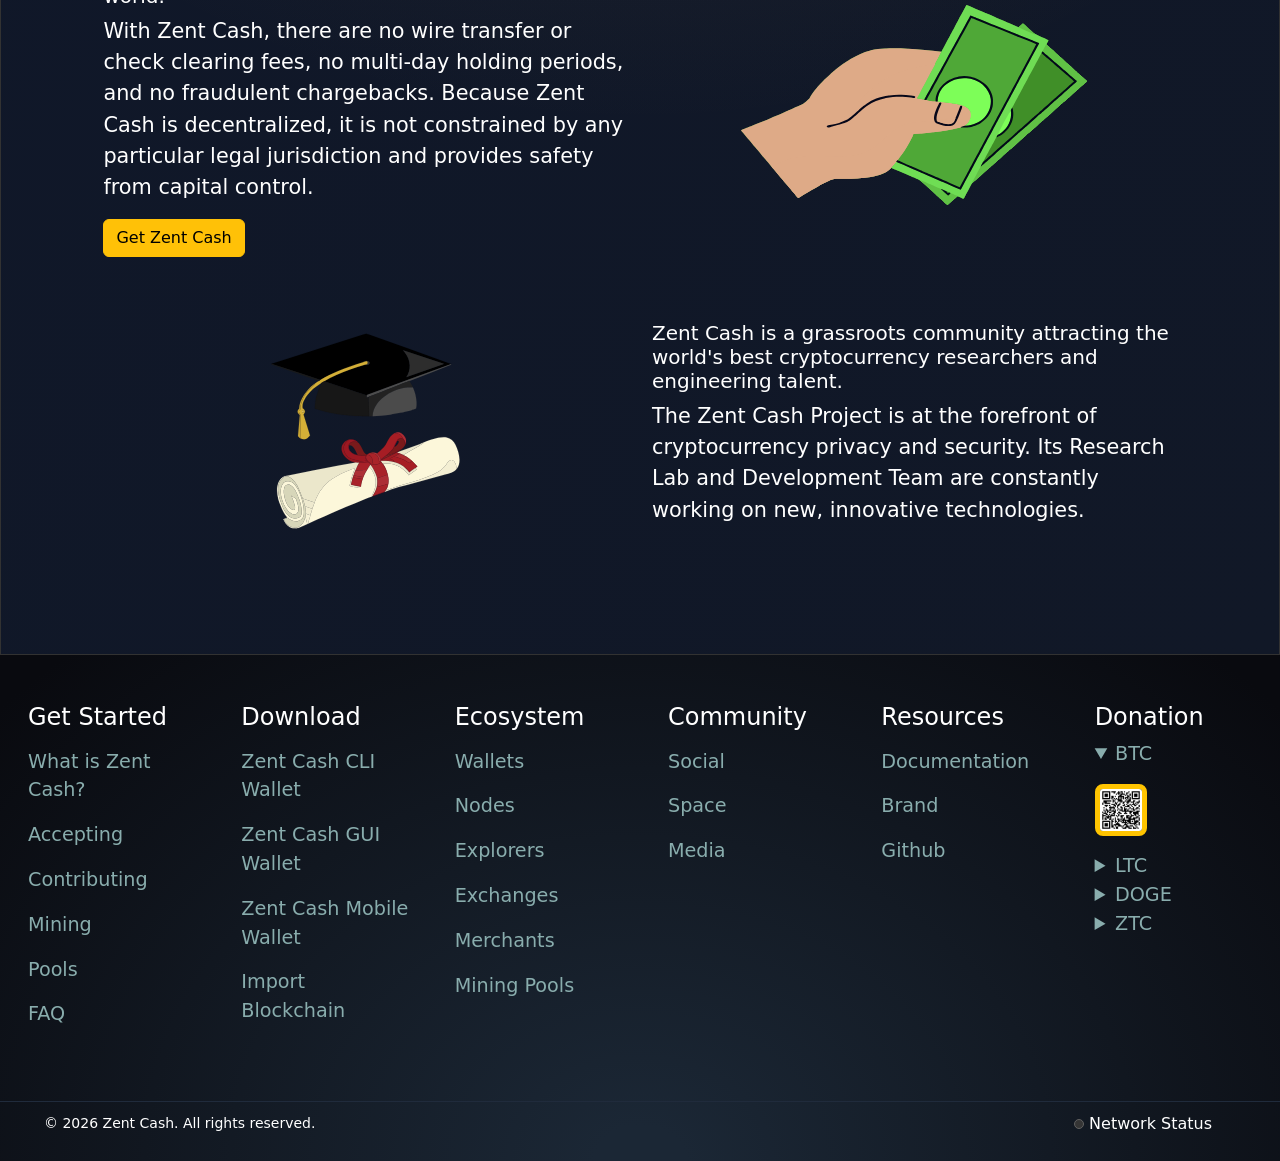
<file: get-started/what-is-zentcash/index.html>
<!DOCTYPE html>
<html lang="en">
    <head>
      <meta charset="UTF-8"/>
      <meta name="viewport" content="width=device-width, initial-scale=1.0"/>
      <meta name="title" content="What is Zent Cash? | Get Started | Zent Cash | Global Decentralized Payment Network For The Gaming World"/>
      <meta name="description" content="Zent Cash is a digital currency that you can spend anywhere. Use Zent Cash to make secure, instant and private payments online or in any store using our secure open source platform hosted by thousands of users worldwide."/>
      <meta name="keywords" content="Zent, Zent Cash, digital currency, secure currency, instant payment, spend anywhere, payment online, private payment, cryptocurrency, wallet, wallet mobile, anonymous transactions, blockchain, e-sports, crypto-games, games-crypto, games, crypto, ecommerce, e-commerce, your bank, your money, for everyone"/>
      <meta property="og:title" content="What is Zent Cash? | Get Started | Zent Cash | Global Decentralized Payment Network For The Gaming World"/>
      <meta property="og:description" content="Zent Cash is a digital currency that you can spend anywhere. Use Zent Cash to make secure, instant and private payments online or in any store using our secure open source platform hosted by thousands of users worldwide."/>
      <meta property="og:image" content="https://www.zent.cash/assets/img/icons/logo.webp"/>
      <meta property="og:url" content="https://www.zent.cash"/>
      <meta property="og:site_name" content="What is Zent Cash? | Get Started | Zent Cash | Global Decentralized Payment Network For The Gaming World"/>
      <meta property="og:locale" content="en_US"/>
      <meta property="og:type" content="article"/>
      <meta http-equiv="Content-Security-Policy" content="default-src 'self'; connect-src 'self' https://explorer.zent.cash">
      <link rel="shortcut icon" href="/assets/img/icons/favicon.ico" type="image/x-icon">
      <link rel="apple-touch-icon" href="/assets/img/icons/apple-touch-icon.png"/>
      <link rel="apple-touch-icon" sizes="57x57" href="/assets/img/icons/apple-touch-icon-57x57.png"/>
      <link rel="apple-touch-icon" sizes="72x72" href="/assets/img/icons/apple-touch-icon-72x72.png"/>
      <link rel="apple-touch-icon" sizes="76x76" href="/assets/img/icons/apple-touch-icon-76x76.png"/>
      <link rel="apple-touch-icon" sizes="114x114" href="/assets/img/icons/apple-touch-icon-114x114.png"/>
      <link rel="apple-touch-icon" sizes="120x120" href="/assets/img/icons/apple-touch-icon-120x120.png"/>
      <link rel="apple-touch-icon" sizes="144x144" href="/assets/img/icons/apple-touch-icon-144x144.png"/>
      <link rel="apple-touch-icon" sizes="152x152" href="/assets/img/icons/apple-touch-icon-152x152.png"/>
      <link rel="apple-touch-icon" sizes="180x180" href="/assets/img/icons/apple-touch-icon-180x180.png"/>
      <link rel="stylesheet" href="/assets/vendors/bootstrap/css/bootstrap.min.css"/>
      <link rel="stylesheet" href="/assets/css/global.css"/>
      <link rel="stylesheet" href="/assets/css/what-is-zentcash.css"/>
      <link rel="stylesheet" href="/assets/css/effects.min.css">   
      <title>What is Zent Cash? | Get Started | Zent Cash | Global Decentralized Payment Network For The Gaming World</title>
    </head>
    <body>
        <!-- Menu Classic Init-->
        <nav class="navbar sticky-top navbar-expand-lg bg-body-tertiary" data-bs-theme="dark">
          <div class="container-fluid">
            <a class="navbar-brand" href="/"><img  alt="zentcash-logo" loading="lazy" src="/assets/img/icons/logo.webp" alt="Zent Cash" width="64" height="64"> Zent Cash</a>
            <button class="navbar-toggler" type="button" data-bs-toggle="collapse" data-bs-target="#navbarNavDropdown" aria-controls="navbarNavDropdown" aria-expanded="false" aria-label="Toggle navigation">
              <span class="navbar-toggler-icon"></span>
            </button>
            <div class="collapse navbar-collapse" id="navbarNavDropdown">
              <ul class="navbar-nav">
                <li class="nav-item dropdown">
                  <a class="nav-link dropdown-toggle" role="menu" data-bs-toggle="dropdown" aria-expanded="false">Get Started</a>
                  <ul class="dropdown-menu">
                    <li><a class="dropdown-item" href="/get-started/what-is-zentcash/">What is Zent Cash?</a></li>
                    <li><a class="dropdown-item" href="/get-started/accepting/">Accepting</a></li>
                    <li><a class="dropdown-item" href="/get-started/contributing/">Contributing</a></li>
                    <li><a class="dropdown-item" href="/get-started/mining/">Mining</a></li>

                  </ul>
                </li>
                <li class="nav-item">
                  <a class="nav-link" href="/download">Download</a>
                </li>
                <li class="nav-item dropdown">
                  <a class="nav-link dropdown-toggle" role="menu" data-bs-toggle="dropdown" aria-expanded="false">Community</a>
                  <ul class="dropdown-menu">
                    <li><a class="dropdown-item" href="/community/social/">Social</a></li>
                    <li><a class="dropdown-item" href="/community/space/">Space</a></li>
                    <li><a class="dropdown-item" href="/community/media/">Media</a></li>
                  </ul>
                </li>
                <li class="nav-item dropdown">
                  <a class="nav-link dropdown-toggle" role="menu" data-bs-toggle="dropdown" aria-expanded="false">Ecosystem</a>
                  <ul class="dropdown-menu">
                    <li><a class="dropdown-item" href="/ecosystem/wallets/">Wallets</a></li>
                    <li><a class="dropdown-item" href="/ecosystem/nodes/">Nodes</a></li>                
                    <li><a class="dropdown-item" href="/ecosystem/explorers/">Explorers</a></li>
                    <li><a class="dropdown-item" href="/ecosystem/exchanges/">Exchanges</a></li>
                    <li><a class="dropdown-item" href="/ecosystem/merchants/">Merchants</a></li>
                    <li><a class="dropdown-item" href="/ecosystem/mining-pools/">Mining Pools</a></li>
                  </ul>
                </li>
                <li class="nav-item dropdown">
                  <a class="nav-link dropdown-toggle" role="menu" data-bs-toggle="dropdown" aria-expanded="false">Resources</a>
                  <ul class="dropdown-menu">
                    <li><a class="dropdown-item" target="_blank" href="https://docs.zent.cash/">Documentation</a></li>
                    <li><a class="dropdown-item" target="_blank" href="https://github.com/ZentCashFoundation">Github</a></li>
                  </ul>
                </li>
              </ul>
            </div>
          </div>
        </nav>
        <!-- Menu Classic End-->

        <section class="zentcash-what-is-zentcash">
            <div class="zentcash-what-is-zentcash-introduction">
              <h1 class="zentcash-what-is-zentcash-title">What is Zent Cash?</h1>
              <p class="zentcash-what-is-zentcash-subtitle">Zent Cash is a cryptocurrency that relies on proof-of-work mining to achieve distributed consensus. Below you'll find some information and resources on how to begin mining. The Zent Cash Project does not endorse any particular pool, software, or hardware, and the content below is provided for informational purposes only.</p>
            </div>
            
            <div class="row">
              <div class="col-12 col-sm-12 col-md-12 col-lg-6 what-is-zentcash-item">
                <div>
                  <h5>Zent Cash is the leading cryptocurrency focused on private and censorship-resistant transactions.</h5>
                  <p>The majority of existing cryptocurrencies, including Bitcoin and Ethereum, have transparent blockchains. Transactions can be verified and/or traced by anyone in the world. This means that the sending and receiving addresses of these transactions could potentially be linked to real-world identities.</p> 
                  <p>Zent Cash, on the other hand, uses various technologies to ensure the privacy of its users.</p>
                  <p><a href="/ecosystem/wallets/" class="btn btn-warning">Get a Wallet</a></p>    
                </div>
              </div>
              <div class="col-12 col-sm-12 col-md-12 col-lg-6 what-is-zentcash-item">
                <div class="image-center">
                  <img height="200" alt="wallet" loading="lazy" src="/assets/img/get-started/crypto-lock.svg">   
                </div>
              </div>
            </div>

            <div class="row row-reverse-flex">    
              <div class="col-12 col-sm-12 col-md-12 col-lg-6 what-is-zentcash-item">
                <div>
                  <h5>Zent Cash transactions are confidential and untraceable.</h5>
                  <p>Unlike selectively transparent alternatives (e.g. Zcash), Zent Cash is the only major cryptocurrency where every user is anonymous by default. The sender, receiver, and amount of every single transaction are hidden through the use of three important technologies: Stealth Addresses, and Ring Signatures.</p> 
                  <p>Because every transaction is private, Zent Cash cannot be traced. This makes it a true, fungible currency. Merchants and individuals accepting Zent Cash do not need to worry about blacklisted or tainted coins.</p>    
                </div>
              </div>
              <div class="col-12 col-sm-12 col-md-12 col-lg-6 what-is-zentcash-item">
                <div class="image-center">
                  <img height="200" alt="classified" loading="lazy" src="/assets/img/get-started/classified.svg">   
                </div>
              </div>
            </div>

            <div class="row">    
              <div class="col-12 col-sm-12 col-md-12 col-lg-6 what-is-zentcash-item">
                <div>
                  <h5>Zent Cash is electronic cash that allows fast, inexpensive payments to and from anywhere in the world.</h5>
                  <p>With Zent Cash, there are no wire transfer or check clearing fees, no multi-day holding periods, and no fraudulent chargebacks. Because Zent Cash is decentralized, it is not constrained by any particular legal jurisdiction and provides safety from capital control.</p> 
                  <p><a href="/ecosystem/exchanges/" class="btn btn-warning">Get Zent Cash</a></p>    
                </div>
              </div>
              <div class="col-12 col-sm-12 col-md-12 col-lg-6 what-is-zentcash-item">
                <div class="image-center">
                  <img height="200" alt="electronic-cash" loading="lazy" src="/assets/img/get-started/electronic-cash.svg">
                </div>
              </div>
            </div>

            <div class="row row-reverse-flex">      
              <div class="col-12 col-sm-12 col-md-12 col-lg-6 what-is-zentcash-item">
                <div>
                  <h5>Zent Cash is a grassroots community attracting the world's best cryptocurrency researchers and engineering talent.</h5>
                  <p>The Zent Cash Project is at the forefront of cryptocurrency privacy and security. Its Research Lab and Development Team are constantly working on new, innovative technologies.</p>    
                </div>
              </div>
              <div class="col-12 col-sm-12 col-md-12 col-lg-6 what-is-zentcash-item">
                <div class="image-center">
                  <img height="200" alt="faq" loading="lazy" src="/assets/img/get-started/academic-growth.svg">
                </div>
              </div>    
            </div>

        </section>
    
        <footer class="footer">
          <div class="footer-menus">
            <div class="container">
                <div class="row">
                    <div class="col-6 col-sm-6 col-md-6 col-lg-4 col-xl-2">
                      <div class="footer-menu">
                        <h4>Get Started</h4>
                        <a class="footer-item" href="/get-started/what-is-zentcash">What is Zent Cash?</a>
                        <a class="footer-item" href="/get-started/accepting">Accepting</a>
                        <a class="footer-item" href="/get-started/contributing">Contributing</a>
                        <a class="footer-item" href="/get-started/mining">Mining</a>
                        <a class="footer-item" href="/get-started/pools">Pools</a>
                        <a class="footer-item" href="/get-started/faq">FAQ</a>
                      </div>
                    </div>
                    <div class="col-6 col-sm-6 col-md-6 col-lg-4 col-xl-2">
                      <div class="footer-menu">
                        <h4>Download</h4>
                        <a class="footer-item" href="/download/#zentcash-cli-wallet">Zent Cash CLI Wallet</a>
                        <a class="footer-item" href="/download/#zentcash-gui-wallet">Zent Cash GUI Wallet</a>
                        <a class="footer-item" href="/download/#zentcash-mobile-and-light-wallet">Zent Cash Mobile Wallet</a>
                        <a class="footer-item" href="/download/#zentcash-import-blockchain">Import Blockchain</a>
                      </div>  
                    </div>
                    <div class="col-6 col-sm-6 col-md-6 col-lg-4 col-xl-2">
                      <div class="footer-menu">
                        <h4>Ecosystem</h4>
                        <a class="footer-item" href="/ecosystem/wallets">Wallets</a>
                        <a class="footer-item" href="/ecosystem/nodes">Nodes</a>
                        <a class="footer-item" href="/ecosystem/explorers">Explorers</a>
                        <a class="footer-item" href="/ecosystem/exchanges">Exchanges</a>
                        <a class="footer-item" href="/ecosystem/merchants">Merchants</a>
                        <a class="footer-item" href="/ecosystem/mining-pools">Mining Pools</a>
                      </div>  
                    </div>
                    <div class="col-6 col-sm-6 col-md-6 col-lg-4 col-xl-2">
                      <div class="footer-menu">
                        <h4>Community</h4>
                        <a class="footer-item" href="/community/social">Social</a>
                        <a class="footer-item" href="/community/space">Space</a>
                        <a class="footer-item" href="/community/media">Media</a>
                      </div>  
                    </div>
                    <div class="col-6 col-sm-6 col-md-6 col-lg-4 col-xl-2">
                      <div class="footer-menu">
                        <h4>Resources</h4>
                        <a class="footer-item" target="_blank" href="https://docs.zent.cash/">Documentation</a>
                        <a class="footer-item" target="_blank" href="https://github.com/ZentCashFoundation/brand">Brand</a>
                        <a class="footer-item" target="_blank" href="https://github.com/ZentCashFoundation">Github</a>
                      </div>  
                    </div>
                    <div class="col-6 col-sm-6 col-md-6 col-lg-4 col-xl-2">
                      <div class="footer-menu">
                        <h4>Donation</h4>
                        <details open>
                            <summary>BTC</summary>
                            <div class="donation-qr">
                              <img class="btc" loading="lazy" src="/assets/img/donations/btc-qr.webp" alt="BTC QR Code">
                            </div>  
                        </details>
                        <details>
                            <summary>LTC</summary>
                            <div class="donation-qr">
                              <img class="ltc" loading="lazy" src="/assets/img/donations/ltc-qr.webp" alt="LTC QR Code">
                            </div>  
                        </details>
                        <details>
                            <summary>DOGE</summary>
                            <div class="donation-qr">
                              <img class="doge" loading="lazy" src="/assets/img/donations/doge-qr.webp" alt="DOGE QR Code">
                            </div>  
                        </details>                        
                        <details>
                            <summary>ZTC</summary>
                            <div class="donation-qr">
                              <img class="ztc" loading="lazy" src="/assets/img/donations/ztc-qr.webp" alt="ZTC QR Code">
                            </div>  
                        </details>
                      </div>  
                    </div>
                </div>         
            </div>
          </div>  
            <div class="container">
                <div class="row flex-justify-content">
                    <div class="col-6">
                        <p class="copyright">&copy; <span id="currentyear">2026</span> Zent Cash. All rights reserved.</p>
                    </div>
                    <div class="col-6">
                      <div class="networkStatusMenu">
                        <p class="networkStatus"><span id="networkStatus"></span> Network Status</p>
                        <div class="blockchaininfo">
                          <p>Height: <span id="height">...</p>
                          <p>Mempool: <span id="mempool">...<p>
                          <p>TXs: <span id="txsCount">...<p>
                          <p>Peers: <span id="peersCount">...</p>  
                        </div>
                      </div>  
                    </div>
                </div>         
            </div>
        </footer>

        <!-- Basic Script -->
        <script type="text/javascript" src="/assets/vendors/jquery/jquery.min.js"></script>
        <script type="text/javascript" src="/assets/vendors/bootstrap/js/bootstrap.bundle.min.js"></script>
        <script type="text/javascript" src="/assets/js/global.js"></script>
        <script type="text/javascript" src="/assets/js/schema-organization.js"></script>
    </body>
</html>
</file>
<file: assets/css/global.css>
/* Default */

body {
    background: radial-gradient(ellipse at bottom, #1b2735 5%, #090a0f 95%);
}

/* Menu */
.bg-body-tertiary {
    background: radial-gradient(ellipse at bottom, #1b2735 5%, #090a0f 95%);
}

.nav-item  {
    font-size: 1.25rem;
    font-weight: bolder;
    padding-left: 1.3rem;
    padding-right: 1.3rem;
}

.dropdown-item:active{
    background: #ffc219d8;
}

@media (min-width: 992px) {
    .collapse.navbar-collapse{
        justify-content: flex-end;
    }
}

/* Flex */

.flex-justify-content {
    justify-content: center;
    align-items: center;
}


/* Footer */

.footer{
    background: radial-gradient(ellipse at bottom, #1b2735 5%, #090a0f 95%);
    color: #FFFFFF;
    position: relative;
    overflow: hidden;
    padding-left: 2rem;
    padding-right: 2rem;
    padding-top: 1rem;
    overflow: visible;
}

.footer-menus {
    border-bottom: 1px solid #202b3c;
    margin-right: -2rem;
    margin-left: -2rem;
    padding-top: 2rem;
    padding-bottom: 2rem;
}

.footer .container{
	max-width: 100%;
}

.footer-menu {
    margin-left: 1rem;
    margin-bottom: 2rem;
}

.footer-menu .footer-item {
    color: #89adad;
    display: table;
    padding-top: 0.5rem;
    padding-bottom: 0.5rem;
    text-decoration: none;
    font-size: 1.2rem;
}

.footer-menu summary {
    font-size: 1.2rem;
    font-weight: 400;
    cursor: pointer;
    color: #89adad;
}

.donation-qr img {
    width: 30%;
    max-width: 50%;
    margin-top: 1rem;
    margin-bottom: 1rem;
    border-radius: 0.5rem;
}

.donation-qr img.btc {
    border: 5px solid #ffc400;
}

.donation-qr img.ltc {
    border: 5px solid #999999;
}

.donation-qr img.doge {
    border: 5px solid #fbff00;
}

.donation-qr img.ztc {
    border: 5px solid #ffd900;
}

.footer .copyright{
    font-size: 14px;
}
.networkStatusMenu {
    position: relative;
    display: flex;
    justify-content: flex-end;
}

.networkStatusMenu:hover .blockchaininfo {
    display: block;
}

#networkStatus {
    display: inline-block;
    background: #353535;
    width: 10px;
    height: 10px;
    border-radius: 50%;
    border: 1px solid #606060;
}

.networkStatus {
    padding-top: 0.6rem;
    padding-bottom: 0.6rem;
    padding-right: 1.5rem;
    padding-left: 1.5rem;
    border-radius: 0.5rem;
    max-width: max-content;
    text-align: end;
}

.networkStatus:hover {
    background: #ffffff3f;
}

.blockchaininfo {
    display: none;
    min-width: max-content;
    position: absolute;
    bottom: 100%; 
    right: 0;
    background: #1b2735;
    padding: 0.8rem;
    border-radius: 0.5rem;
    box-shadow: 0 5px 15px rgba(0,0,0,0.4);
}

.blockchaininfo p { 
    margin-left: 1rem;
    margin-right: 1rem;
}
</file>
<file: assets/css/homepage.css>
/* Presentation */

.zentcash-presentation{
        background: linear-gradient(120deg, #0B0F14 60%, #C6A75E 100%);
        color: #FFFFFF;
        padding-top: 4rem;
        padding-bottom: 4rem;
}

.zentcash-presentation-title{
        font-family: emoji;
        font-size: 4rem;
        text-transform: capitalize;
}

.zentcash-presentation-description{
        font-size: 1.3rem;
}

.zentcash-presentation-image{
        display: flex;
        justify-content: center;
        align-items: center;
        animation: infinite 7s swingBounce;
}


/* Partners */

.zentcash-partners {
    padding-top: 2rem;
    padding-bottom: 2rem;
    background: radial-gradient(circle at 50% 20%, rgba(198, 167, 94, 0.1), transparent 60%), #d5d5d5;
    text-align: center;
}

.zentcash-partners-title {
    font-family: emoji;
    font-size: 3rem;
    text-align: center;
    text-transform: capitalize;
}

.zentcash-partners-description {
    font-family: emoji;
    text-align: center;
    text-transform: capitalize;
    font-size: 1.5rem;
    margin-bottom: 2rem;
}

.zentcash-partners img {
    max-width: 100%;
}

.zentcash-partners-view-all-buttom-container {
    padding-top: 2rem;
}

.zentcash-partners-view-all-buttom-container:hover {
    animation: 1s pulseZoom;
}

.zentcash-partners-view-all-buttom {
    background: #ba9d59;
    color: black;
    font-family: emoji;
    font-size: 1.2rem;
    text-transform: capitalize;
    font-weight: 500;
    text-decoration: none;
    padding: 1rem;
    border-radius: 1rem;
    border: 1px solid;
}

/*  Features */

.zentcash-features {
    padding-top: 2rem;
    padding-bottom: 2rem;
    background: radial-gradient(circle at 50% 20%, rgba(198, 167, 94, 0.1), transparent 60%), #0F172A;
    color: #FFFFFF;
    text-align: center;
}

.feature-item {
    padding: 1rem;
}

.zentcash-features-title{
    font-family: emoji;
    font-size: 3rem;
    text-transform: capitalize;
}

.zentcash-features-description{
    font-size: 1.2rem;
    text-transform: capitalize;
}

.zentcash-features img {
    max-width: 80%;
}

.feature-title {
    color: #c5b88f;
    font-family: emoji;
    font-size: 1.2rem;  
}

.feature-title::before {
    display: block;
    content: '';
    background-color: #ffc107;
    height: 3px;
    margin-bottom: 4px;
    margin-top: 12px;
}

@media (max-width: 575px) {
    .feature-item{
        padding-right: 30%;
        padding-left: 30%;
    }
}


/*  Works */

.zentcash-works {
    padding-top: 2rem;
    padding-bottom: 2rem;
    background: radial-gradient(circle at 50% 20%, rgba(198, 167, 94, 0.1), transparent 60%), #f3f3f3;
    text-align: center;
}

.zentcash-works-title {
    font-family: emoji;
    font-weight: 500;
    font-size: 3rem;
    text-transform: uppercase;
    color: #a0831d;
}

.zentcash-works-item {
    padding-top: 1.5rem;
    padding-bottom: 1.5rem;
}

h2.zentcash-works-subtitle {
    font-family: emoji;
    font-weight: 100;
    font-size: 2rem;
    line-height: 1.7rem;
    text-transform: uppercase;
    color: #917719;
}

h3.zentcash-works-subtitle {
    font-family: emoji;
    font-weight: 100;
    font-size: 1.5rem;
    line-height: 1.2rem;
    text-transform: uppercase;
    color: #917719;
}

.zentcash-works-description {
    font-family: emoji;
    font-size: 1.2rem;
    line-height: 1rem;
    text-transform: uppercase;
    color: #333333;
}

/*  Get Started */

.zentcash-get-started {
    padding-top: 2rem;
    padding-bottom: 2rem;
    background: radial-gradient(circle at 50% 30%,  rgba(198, 167, 94, 0.15),  transparent 60%), linear-gradient(135deg, #0F172A, #111827);
    color: #FFFFFF;
    text-align: center;
}

.zentcash-get-started-title {
    font-family: emoji;
    font-size: 3rem;
    text-transform: capitalize;
}

.zentcash-get-started-item {
    padding-top: 3.5rem;
    padding-bottom: 3.5rem;
}

.zentcash-get-started-item h5 {
    font-family: emoji;
    font-size: 2rem;
    padding-bottom: 0.5rem;
}
.zentcash-get-started-item p {
    font-family: emoji;
    font-size: 1.5rem;
}

.zentcash-get-started img {
    max-height: 15rem;
    max-width: 100%;
}

.zentcash-get-started .row-reverse-flex {
    flex-direction: row-reverse;
} 

.button-homepage-get-started{
    background: #ba9d59;
    color: black;
    font-family: emoji;
    font-size: 1.2rem;
    text-transform: capitalize;
    font-weight: 500;
    text-decoration: none;
    padding: 1rem;
    border-radius: 1rem;
    border: 1px solid;
}
</file>
<file: assets/css/downloads.css>
.zentcash-downloads{
        background: linear-gradient(120deg, #0B0F14 60%, #C6A75E 100%);
        color: #FFFFFF;
        padding-top: 4rem;
        padding-bottom: 4rem;    
        position: relative;
        border: 1px solid #323232;
        padding-left: 8%;
        padding-right: 8%;
}

.zentcash-downloads-subtitle{
    font-family: emoji;
    font-size: 2rem;
}

.zentcash-downloads-title{
        display: flex;
        justify-content: center;
        font-family: emoji;
        font-size: 3rem;
        font-weight: 500;
}
.zentcash-downloads-main-menu{
    display: flex;
    align-items: center;
    justify-content: center;
    margin-top: 3rem;
    margin-bottom: 3rem;
    flex-direction: row;
    flex-wrap: wrap;
    align-content: center;
    border: 1px solid #a1a1a1;
}

.zentcash-downloads-main-menu a {
    font-family: emoji;
    font-size: 1.8rem;
    height: 5rem;
    align-items: center;
    text-align: center;
}

.zentcash-downloads-main-item{
    display: flex;
    background: radial-gradient(ellipse at bottom, #1b2735 5%, #090a0f 95%);
    color: #FFFFFF;
    padding-left: 1rem;
    padding-right: 1rem;
    padding-top: 1rem;
    padding-bottom: 1rem;
    text-decoration: none;
    font-weight: bold;
    align-items: flex-start;
    justify-content: center;
}

.zentcash-downloads-main-item:hover{
    display: flex;
    background: #ffd000;
    color: #1d1001;
    padding-left: 1rem;
    padding-right: 1rem;
    padding-top: 1rem;
    padding-bottom: 1rem;
    text-decoration: none;
    font-weight: bold;
    justify-content: center;
}

#zentcash-gui-wallet{
    padding-top: 3rem;
    padding-right: 3rem;
    padding-left: 3rem;
    background: linear-gradient(135deg, rgba(255, 255, 255, .08) 0%, rgba(255, 255, 255, .04) 100%);
    border: 1px solid #000000;
}

#zentcash-cli-wallet{
    margin-top: 3rem;
    padding-top: 3rem;
    padding-right: 3rem;
    padding-left: 3rem;
    background: linear-gradient(135deg, rgba(255, 255, 255, .08) 0%, rgba(255, 255, 255, .04) 100%);
    border: 1px solid #000000;
}

.zentcash-gui-wallet-title{
    font-family: emoji;
    font-size: 2rem;
    margin-bottom: 1rem;
}

#zentcash-gui-wallet p {
    font-family: emoji;
    font-size: 1.5rem;
}

.zentcash-cli-wallet-title{
    font-family: emoji;
    font-size: 2rem;
    margin-bottom: 1rem;
}

#zentcash-cli-wallet p {
    font-family: emoji;
    font-size: 1.5rem;
}

.zentcash-mobile-and-light-wallet-title{
    font-family: emoji;
    font-size: 2rem;
    margin-bottom: 1rem;
}

#zentcash-mobile-and-light-wallet p {
    font-family: emoji;
    font-size: 1.5rem;
}

.zentcash-import-blockchain-title{
    font-family: emoji;
    font-size: 2rem;
    margin-bottom: 1rem;
}

#zentcash-import-blockchain p {
    font-family: emoji;
    font-size: 1.5rem;
}


#zentcash-mobile-and-light-wallet{
    margin-top: 3rem;
    padding-top: 3rem;
    padding-right: 3rem;
    padding-left: 3rem;
    background: linear-gradient(135deg, rgba(255, 255, 255, .08) 0%, rgba(255, 255, 255, .04) 100%);
    border: 1px solid #000000; 
}

#zentcash-import-blockchain{
    margin-top: 3rem;
    padding-top: 3rem;
    padding-right: 3rem;
    padding-left: 3rem;
    background: linear-gradient(135deg, rgba(255, 255, 255, .08) 0%, rgba(255, 255, 255, .04) 100%);
    border: 1px solid #000000;
}

.zentcash-wallet-photo{
    text-align: center;
    padding-bottom: 3rem;
}

.zentcash-wallet-photo img{
    max-width: 100%;
}

.row.downloads {
    justify-content: center;
}
.zentcash-target-wallet-align{
    padding-top: 2.5rem;
    padding-bottom: 2.5rem;
}
.zentcash-target-wallet{
    display: flex;
    justify-items: center;
    padding: 3rem;
    background: linear-gradient(135deg, rgba(255, 255, 255, .08) 0%, rgba(255, 255, 255, .04) 100%);
    border-radius: 10%;
    flex-direction: column;
    justify-content: center;
    align-items: center;
}

.zentcash-target-wallet img{
        width: 20%;
        max-width: 100%;
        padding-bottom: 1rem;
}

.zentcash-target-import-blockchain{
    display: flex;
    justify-items: center;
    padding: 3rem;
    border-radius: 10%;
    flex-direction: column;
    justify-content: center;
    align-items: center;
}


.bottom-wallet-align{
    margin-top: 1.25rem;
    width: 100%;
    display: flex;
    text-align: center;
    justify-content: center;
    gap: 1.25rem;
    color: #fffc;
    line-height: 1.5;
}
.bottom-wallet{
    display: flex;
    color: #FFFFFF;
    padding-left: 2rem;
    padding-right: 2rem;
    padding-top: 1rem;
    padding-bottom: 1rem;
    text-decoration: none;
    font-weight: bold;
    border: 1px solid;
    border-radius: 5%;
    justify-content: center;
    margin-bottom: 1.5rem;
}
.bottom-wallet:hover{
    display: flex;
    background: #ffd257;
    color: #1d1001;
    padding-left: 2rem;
    padding-right: 2rem;
    padding-top: 1rem;
    padding-bottom: 1rem;
    text-decoration: none;
    font-weight: bold;
    border: 1px solid;
}

@media (max-width: 991px) {
    .target-wallet-align{
        padding-left: 10%;
        padding-right: 10%;
    }
}

@media (max-width: 480px) {

    .download{
        margin-left: 0%;
        margin-right: 0%;
        padding-left: 4%;
        padding-right: 4%;
    }

    #zentcash-gui-wallet {
        padding-right: 16px;
        padding-left: 16px;
    }

    #zentcash-cli-wallet {
        padding-right: 16px;
        padding-left: 16px;
    }

    #mobile-and-light-wallet {
        padding-right: 16px;
        padding-left: 16px;
    }

    .target-wallet-align{
        padding-left: 0%;
        padding-right: 0%;
    }
    .bottom-wallet-align{
        margin-top: 1.25rem;
        width: 100%;
        display: flex;
        text-align: center;
        justify-content: center;
        gap: 1.25rem;
        color: #fffc;
        line-height: 1.5;
        flex-direction: column;
        align-items: center;
    } 
}
</file>
<file: assets/css/media.css>
.zentcash-media{
    color: #FFFFFF;
    background: radial-gradient(circle at 50% 30%, rgba(198, 167, 94, 0.18), transparent 60%), linear-gradient(135deg, #0F172A, #111827);
    position: relative;
    border: 1px solid #323232;
    padding-top: 2rem;
    padding-bottom: 2rem;
    padding-left: 8%;
    padding-right: 8%;
}

.zentcash-media-title{
    font-size: 2.5rem;
    font-weight: 700;
    text-align: center;
    margin-bottom: 1rem;
}

.zentcash-media-subtitle{
    font-size: 2rem;
    font-weight: 300;
    text-align: center;
    margin-bottom: 1rem;
}
</file>
<file: assets/css/social.css>
.zentcash-social{
    color: #FFFFFF;
    background: radial-gradient(circle at 50% 30%,rgba(198, 167, 94, 0.18),transparent 60%), linear-gradient(135deg, #0F172A, #111827);
    position: relative;
    border: 1px solid #323232;
    padding-top: 2rem;
    padding-bottom: 2rem;
    padding-left: 8%;
    padding-right: 8%;
}

.zentcash-social-title{
    font-size: 2.5rem;
    font-weight: 700;
    margin-bottom: 1rem;
    text-align: center;
}

.zentcash-social-subtitle{
    font-size: 2rem;
    font-weight: 300;
    margin-bottom: 1rem;
    text-align: center;
}

.social{
    padding: 1rem;
}

.card-social {
    display: inline-flex;
    justify-content: center;
    align-items: center;
    text-decoration-line: none;
    flex-direction: column;
    color: #FFFFFF;
    min-width: 100%;
    min-height: 10rem;
    background: #000000;
    border-radius: 3rem;
}

.card-social svg {
    margin-bottom: 0.8rem;
}

.card-social:hover {
    display: inline-flex;
    justify-content: center;
    align-items: center;
    text-decoration-line: none;
    flex-direction: column;
    color: #FFFFFF;
    min-width: 100%;
    min-height: 10rem;
    transform: scale(1.04);
    box-shadow: 0 0 20px rgb(198 167 94 / 52%);
    background: radial-gradient(circle at 20% 80%, rgb(255 255 255 / 35%), transparent 50%), radial-gradient(circle at 80% 20%, rgba(255, 255, 255, 0.05), transparent 50%), #a8ab04de;
}
</file>
<file: assets/css/space.css>
.zentcash-space{
    color: #FFFFFF;
    background: radial-gradient(circle at 50% 30%, rgba(198, 167, 94, 0.18), transparent 60%), linear-gradient(135deg, #0F172A, #111827);
    position: relative;
    border: 1px solid #323232;
    padding-top: 2rem;
    padding-bottom: 2rem;
    padding-left: 8%;
    padding-right: 8%;
}

.zentcash-space-title{
    font-size: 2.5rem;
    font-weight: 700;
    text-align: center;
    margin-bottom: 1rem;
}

.zentcash-space-subtitle{
    font-size: 2rem;
    font-weight: 300;
    text-align: center;
    margin-bottom: 1rem;
}
</file>
<file: assets/css/exchanges.css>
.zentcash-exchanges{
    color: #FFFFFF;
    background: radial-gradient(circle at 50% 30%, rgba(198, 167, 94, 0.18), transparent 60%), linear-gradient(135deg, #0F172A, #111827);
    position: relative;
    border: 1px solid #323232;
    padding-top: 2rem;
    padding-bottom: 2rem;
    padding-left: 8%;
    padding-right: 8%;
}

.zentcash-exchanges-title{
    font-size: 2.5rem;
    font-weight: 700;
    margin-bottom: 1rem;
    text-align: center;
}

.zentcash-exchanges-subtitle{
    font-size: 2rem;
    font-weight: 300;
    margin-bottom: 1rem;
    text-align: center;
}

.zentcash-card-exchange {
    display: inline-flex;
    justify-content: center;
    align-items: center;
    text-decoration-line: none;
    flex-direction: column;
    color: #FFFFFF;
    min-width: 100%;
    min-height: 10rem;
    background: #000000;
    border-radius: 3%;
}

.zentcash-card-exchange:hover.active {
    display: inline-flex;
    justify-content: center;
    align-items: center;
    text-decoration-line: none;
    flex-direction: column;
    color: #FFFFFF;
    min-width: 100%;
    min-height: 10rem;
    background: #5cee7b;
    border-radius: 3%;
    transform: scale(1.04);
}

.zentcash-card-exchange:hover.in-progress {
    display: inline-flex;
    justify-content: center;
    align-items: center;
    text-decoration-line: none;
    flex-direction: column;
    color: #FFFFFF;
    min-width: 100%;
    min-height: 10rem;
    background: #f3dd60;
    border-radius: 3%;
}
</file>
<file: assets/css/merchants.css>
.zentcash-merchants{
    color: #FFFFFF;
    background: radial-gradient(circle at 50% 30%, rgba(198, 167, 94, 0.18), transparent 60%), linear-gradient(135deg, #0F172A, #111827);
    position: relative;
    border: 1px solid #323232;
    padding-top: 2rem;
    padding-bottom: 2rem;
    padding-left: 8%;
    padding-right: 8%;
}

.zentcash-merchants-title{
    font-size: 2.5rem;
    font-weight: 700;
    margin-bottom: 1rem;
    text-align: center;
}

.zentcash-merchants-subtitle{
    font-size: 2rem;
    font-weight: 300;
    margin-bottom: 1rem;
    text-align: center;
}

.zentcash-card-merchant {
    display: inline-flex;
    justify-content: center;
    align-items: center;
    text-decoration-line: none;
    flex-direction: column;
    color: #FFFFFF;
    min-width: 100%;
    min-height: 10rem;
    background: #000000;
    border-radius: 3%;
    border: 2px solid #282828;
}
</file>
<file: assets/css/mining-pools.css>
.zentcash-mining-pools{
    color: #FFFFFF;
    background: radial-gradient(circle at 50% 30%, rgba(198, 167, 94, 0.18), transparent 60%), linear-gradient(135deg, #0F172A, #111827);
    position: relative;
    border: 1px solid #323232;
    padding-top: 2rem;
    padding-bottom: 2rem;
    padding-left: 8%;
    padding-right: 8%;
}

.zentcash-mining-pools-title{
    font-size: 2.5rem;
    font-weight: 700;
    text-align: center;
    margin-bottom: 1rem;
}

.zentcash-mining-pools-subtitle{
    font-size: 2rem;
    font-weight: 300;
    text-align: center;
    margin-bottom: 1rem;
}

.mining-pool{
    padding: 1rem;
}

.card-mining-pool {
    display: inline-flex;
    justify-content: center;
    align-items: center;
    text-decoration-line: none;
    flex-direction: column;
    color: #FFFFFF;
    min-width: 100%;
    min-height: 10rem;
    background: #000000;
    border-radius: 3%;
}

.card-mining-pool:hover.active {
    display: inline-flex;
    justify-content: center;
    align-items: center;
    text-decoration-line: none;
    flex-direction: column;
    color: #FFFFFF;
    min-width: 100%;
    min-height: 10rem;
    background: #5cee7b;
    border-radius: 3%;
    transform: scale(1.1);
}

.card-mining-pool:hover.in-progress {
    display: inline-flex;
    justify-content: center;
    align-items: center;
    text-decoration-line: none;
    flex-direction: column;
    color: #FFFFFF;
    min-width: 100%;
    min-height: 10rem;
    background: #f3dd60;
    border-radius: 3%;
}
</file>
<file: assets/css/nodes.css>
.zentcash-nodes {
		color: #FFFFFF;
		background: radial-gradient(circle at 50% 30%, rgba(198, 167, 94, 0.18), transparent 60%), linear-gradient(135deg, #0F172A, #111827);
		position: relative;
		border: 1px solid #323232;
		padding-top: 2rem;
		padding-bottom: 2rem;
		padding-left: 8%;
		padding-right: 8%;
}

.zentcash-nodes-title {
		font-size: 2.5rem;
		font-weight: 700;
		margin-bottom: 1rem;
		text-align: center;
}

.zentcash-nodes-subtitle {
		font-size: 2rem;
		font-weight: 300;
		margin-bottom: 1rem;
		text-align: center;
}

.table-nodes{
    overflow-x: auto;
}

.nodes-table {
		border-radius: 2rem 2rem 0 0;
		overflow: hidden;
		width: 100%;
}

.nodes-table thead  {
		padding: 1rem;
		text-align: center;
		border: 2px solid #323232;
		background: #cca700;
		color: rgb(31, 31, 31);
}

.nodes-table tbody {
		border: 1px solid #323232;
}

.nodes-table tbody td {
		padding: 1rem;
		text-align: center;
		border-bottom: 1px solid #323232;
}
</file>
<file: assets/css/wallets.css>
.zentcash-wallets{
        background: radial-gradient(circle at 50% 30%, rgba(198, 167, 94, 0.18), transparent 60%), linear-gradient(135deg, #0F172A, #111827);
        color: #FFFFFF;
        padding-top: 4rem;
        padding-bottom: 4rem;    
        position: relative;
        border: 1px solid #323232;
        padding-left: 8%;
        padding-right: 8%;
}

.zentcash-wallets-subtitle{
    font-size: 2rem;
    font-weight: 300;
    margin-bottom: 1rem;
    text-align: center;
}

.zentcash-wallets-title{
        display: flex;
        justify-content: center;
        font-family: emoji;
        font-size: 3rem;
        font-weight: 500;
}
.zentcash-wallets-main-menu{
    display: flex;
    align-items: center;
    justify-content: center;
    margin-top: 3rem;
    margin-bottom: 3rem;
    flex-direction: row;
    flex-wrap: wrap;
    align-content: center;
    border: 1px solid #a1a1a1;
}

.zentcash-wallets-main-menu a {
    font-family: emoji;
    font-size: 1.8rem;
    height: 5rem;
    align-items: center;
    text-align: center;
}

.zentcash-wallets-main-item{
    display: flex;
    background: radial-gradient(ellipse at bottom, #1b2735 5%, #090a0f 95%);
    color: #FFFFFF;
    padding-left: 1rem;
    padding-right: 1rem;
    padding-top: 1rem;
    padding-bottom: 1rem;
    text-decoration: none;
    font-weight: bold;
    align-items: flex-start;
    justify-content: center;
}

.zentcash-wallets-main-item:hover{
    display: flex;
    background: #ffd000;
    color: #1d1001;
    padding-left: 1rem;
    padding-right: 1rem;
    padding-top: 1rem;
    padding-bottom: 1rem;
    text-decoration: none;
    font-weight: bold;
    justify-content: center;
}

#zentcash-gui-wallet{
    padding-top: 3rem;
    padding-right: 3rem;
    padding-left: 3rem;
    background: linear-gradient(135deg, rgba(255, 255, 255, .08) 0%, rgba(255, 255, 255, .04) 100%);
    border: 1px solid #000000;
}

#zentcash-cli-wallet{
    margin-top: 3rem;
    padding-top: 3rem;
    padding-right: 3rem;
    padding-left: 3rem;
    background: linear-gradient(135deg, rgba(255, 255, 255, .08) 0%, rgba(255, 255, 255, .04) 100%);
    border: 1px solid #000000;
}

.zentcash-gui-wallet-title{
    font-family: emoji;
    font-size: 2rem;
    margin-bottom: 1rem;
}

#zentcash-gui-wallet p {
    font-family: emoji;
    font-size: 1.5rem;
}

.zentcash-cli-wallet-title{
    font-family: emoji;
    font-size: 2rem;
    margin-bottom: 1rem;
}

#zentcash-cli-wallet p {
    font-family: emoji;
    font-size: 1.5rem;
}

.zentcash-mobile-and-light-wallet-title{
    font-family: emoji;
    font-size: 2rem;
    margin-bottom: 1rem;
}

#zentcash-mobile-and-light-wallet p {
    font-family: emoji;
    font-size: 1.5rem;
}

.zentcash-import-blockchain-title{
    font-family: emoji;
    font-size: 2rem;
    margin-bottom: 1rem;
}

#zentcash-import-blockchain p {
    font-family: emoji;
    font-size: 1.5rem;
}


#zentcash-mobile-and-light-wallet{
    margin-top: 3rem;
    padding-top: 3rem;
    padding-right: 3rem;
    padding-left: 3rem;
    background: linear-gradient(135deg, rgba(255, 255, 255, .08) 0%, rgba(255, 255, 255, .04) 100%);
    border: 1px solid #000000; 
}

#zentcash-import-blockchain{
    margin-top: 3rem;
    padding-top: 3rem;
    padding-right: 3rem;
    padding-left: 3rem;
    background: linear-gradient(135deg, rgba(255, 255, 255, .08) 0%, rgba(255, 255, 255, .04) 100%);
    border: 1px solid #000000;
}

.zentcash-wallet-photo{
    text-align: center;
    padding-bottom: 3rem;
}

.zentcash-wallet-photo img{
    max-width: 100%;
}

.row.wallets {
    justify-content: center;
}
.zentcash-target-wallet-align{
    padding-top: 2.5rem;
    padding-bottom: 2.5rem;
}
.zentcash-target-wallet{
    display: flex;
    justify-items: center;
    padding: 3rem;
    background: linear-gradient(135deg, rgba(255, 255, 255, .08) 0%, rgba(255, 255, 255, .04) 100%);
    border-radius: 10%;
    flex-direction: column;
    justify-content: center;
    align-items: center;
}

.zentcash-target-wallet img{
        width: 20%;
        max-width: 100%;
        padding-bottom: 1rem;
}

.zentcash-target-import-blockchain{
    display: flex;
    justify-items: center;
    padding: 3rem;
    border-radius: 10%;
    flex-direction: column;
    justify-content: center;
    align-items: center;
}


.bottom-wallet-align{
    margin-top: 1.25rem;
    width: 100%;
    display: flex;
    text-align: center;
    justify-content: center;
    gap: 1.25rem;
    color: #fffc;
    line-height: 1.5;
}
.bottom-wallet{
    display: flex;
    color: #FFFFFF;
    padding-left: 2rem;
    padding-right: 2rem;
    padding-top: 1rem;
    padding-bottom: 1rem;
    text-decoration: none;
    font-weight: bold;
    border: 1px solid;
    border-radius: 5%;
    justify-content: center;
    margin-bottom: 1.5rem;
}
.bottom-wallet:hover{
    display: flex;
    background: #ffd257;
    color: #1d1001;
    padding-left: 2rem;
    padding-right: 2rem;
    padding-top: 1rem;
    padding-bottom: 1rem;
    text-decoration: none;
    font-weight: bold;
    border: 1px solid;
}

@media (max-width: 991px) {
    .target-wallet-align{
        padding-left: 10%;
        padding-right: 10%;
    }
}

@media (max-width: 480px) {

    .wallet{
        margin-left: 0%;
        margin-right: 0%;
        padding-left: 4%;
        padding-right: 4%;
    }

    #zentcash-gui-wallet {
        padding-right: 16px;
        padding-left: 16px;
    }

    #zentcash-cli-wallet {
        padding-right: 16px;
        padding-left: 16px;
    }

    #mobile-and-light-wallet {
        padding-right: 16px;
        padding-left: 16px;
    }

    .target-wallet-align{
        padding-left: 0%;
        padding-right: 0%;
    }
    .bottom-wallet-align{
        margin-top: 1.25rem;
        width: 100%;
        display: flex;
        text-align: center;
        justify-content: center;
        gap: 1.25rem;
        color: #fffc;
        line-height: 1.5;
        flex-direction: column;
        align-items: center;
    } 
}
</file>
<file: assets/css/mining.css>
.zentcash-mining{
    color: #FFFFFF;
    background: radial-gradient(circle at 50% 30%, rgba(198, 167, 94, 0.18), transparent 60%), linear-gradient(135deg, #0F172A, #111827);
    position: relative;
    border: 1px solid #323232;
    padding-top: 2rem;
    padding-bottom: 2rem;
    padding-left: 8%;
    padding-right: 8%;
}


.zentcash-mining-introduction {
    text-align: center;
}

.zentcash-mining-title{
    font-size: 2.5rem;
    font-weight: 700;
    margin-bottom: 1rem;
    text-align: center;
}

.zentcash-mining-subtitle{
    font-size: 2rem;
    font-weight: 300;
    margin-bottom: 1rem;
    text-align: center;
}

.zentcash-mining-titles {
    font-size: 2rem;
    font-weight: 300;
    margin-bottom: 1rem;
    text-align: center;
}

.zentcash-mining-item{
    color: #FFFFFF;
    background: linear-gradient(120deg, #0B0F14 60%, #C6A75E 100%);
    border: 2px solid #323232;
    position: relative;
    padding-top: 2rem;
    padding-bottom: 2rem;
    padding-left: 8%;
    padding-right: 8%;
    margin-top: 4rem;
    margin-bottom: 4rem;
}

.zentcash-mining-item p{
	font-size: 1.3rem;
	font-weight: 100;
}

.zentcash-mining-item a{
    text-decoration: none;
    color: #FFFFFF;
}

.zentcash-mining-item a:hover{
    text-decoration: none;
    color: #3511ff;
}

.zentcash-mining-item a:focus {
    text-decoration: none;
    color: #00ce4f;
}

.zentcash-more-information-pool a{
    padding-left: 3rem;
    font-size: 1.3rem;
    font-weight: 500;
}

.zentcash-list-miners{
    margin-top: 2rem;
    margin-bottom: 2rem;
}

.zentcash-list-miners a{
    padding-left: 3rem;
    font-size: 1.3rem;
    font-weight: 500;
}

.zentcash-list-miners li{
    list-style: none;
}

.zentcash-pro::before {
    content: url(/assets/img/emojis/2714.svg);
    width: 18px;
    display: inline-block;
}

.zentcash-cons::before {
    content: url(/assets/img/emojis/274C.svg);
    width: 18px;
    display: inline-block;
}

@media (max-width: 991px) {
    .zentcash-mining{
        margin-left: 0rem;
        margin-right: 0rem;
        padding-left: 2rem;
        padding-right: 2rem;
    }

    .zentcash-mining-item{
        margin-left: 0rem;
        margin-right: 0rem;
        padding-left: 2rem;
        padding-right: 2rem;
    }
}

@media (max-width: 480px) {
    .zentcash-mining{
        margin-left: 0rem;
        margin-right: 0rem;
        padding-left: 0.8rem;
        padding-right: 1rem;
    }

    .zentcash-mining-item{
        margin-left: 0rem;
        margin-right: 0rem;
        padding-left: 0.8rem;
        padding-right: 1rem;
    }
}
</file>
<file: assets/css/what-is-zentcash.css>
.zentcash-what-is-zentcash{
    color: #FFFFFF;
    background: radial-gradient(circle at 50% 30%, rgba(198, 167, 94, 0.18), transparent 60%), linear-gradient(135deg, #0F172A, #111827);
    position: relative;
    border: 1px solid #323232;
    padding-top: 2rem;
    padding-bottom: 4rem;
    padding-left: 8%;
    padding-right: 8%;
}


.zentcash-what-is-zentcash-introduction {
    text-align: center;
    margin-bottom: 5rem;
}

.zentcash-what-is-zentcash-title{
    font-size: 2.5rem;
    font-weight: 700;
    margin-bottom: 1rem;
    text-align: center;
}

.zentcash-what-is-zentcash-subtitle{
    font-size: 2rem;
    font-weight: 300;
    margin-bottom: 1rem;
    text-align: center;
}

.zentcash-what-is-zentcash-titles {
    font-size: 2rem;
    font-weight: 300;
    margin-bottom: 1rem;

}

.what-is-zentcash-item {
    display: flex;
    justify-content: center;
    flex-direction: column;
    margin-bottom: 3rem;
}

.what-is-zentcash-item p {
    font-size: 1.3rem;
    font-weight: 100;
    margin-bottom: 1rem;

}

.what-is-zentcash-item .image-center {
    text-align: center;    
}

.row-reverse-flex {
    flex-direction: row-reverse;
}
</file>
<file: assets/css/effects.min.css>
@keyframes floatingBounce {
   0%   { transform: translateY(0px);    opacity: 1; }
   50%  { transform: translateY(10px); opacity: 0.8; }
   100% { transform: translateY(0px);    opacity: 1; }
}

@keyframes swingBounce {
   0%   { transform: rotate(0deg) translateY(0px) scale(1.0);    opacity: 1; }
   25%  { transform: rotate(3deg) translateY(10px) scale(1.1); opacity: 1; }
   50% { transform: rotate(0deg) translateY(0px) scale(1.0);    opacity: 1; }
   75% { transform: rotate(-3deg) translateY(10px) scale(1.1);    opacity: 1; }
   100% { transform: rotate(0deg) translateY(0px) scale(1.0);    opacity: 1; }
}

@keyframes pulseZoom {
   0%   { transform: scale(1);    opacity: 1; }
   50%  { transform: scale(1.1); opacity: 0.8; }
   100% { transform: scale(1.0);    opacity: 1; }
}
</file>
